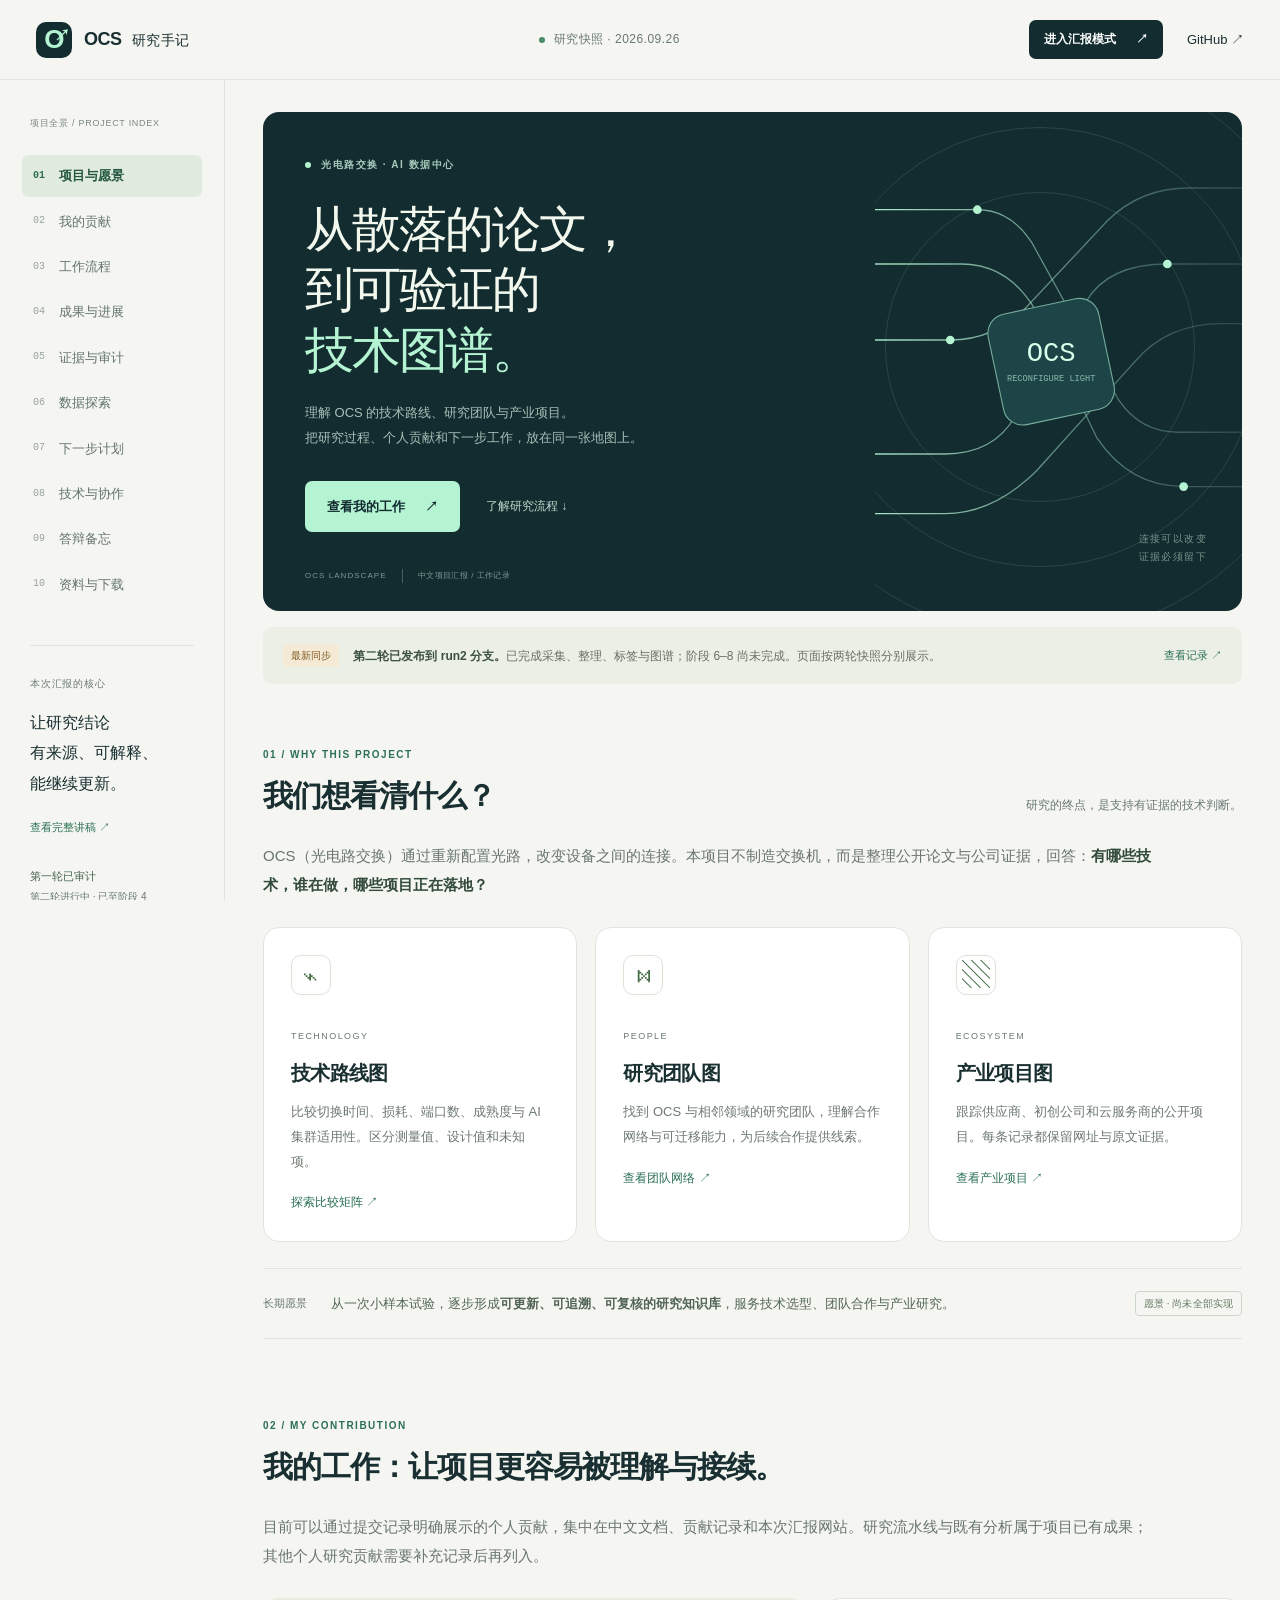
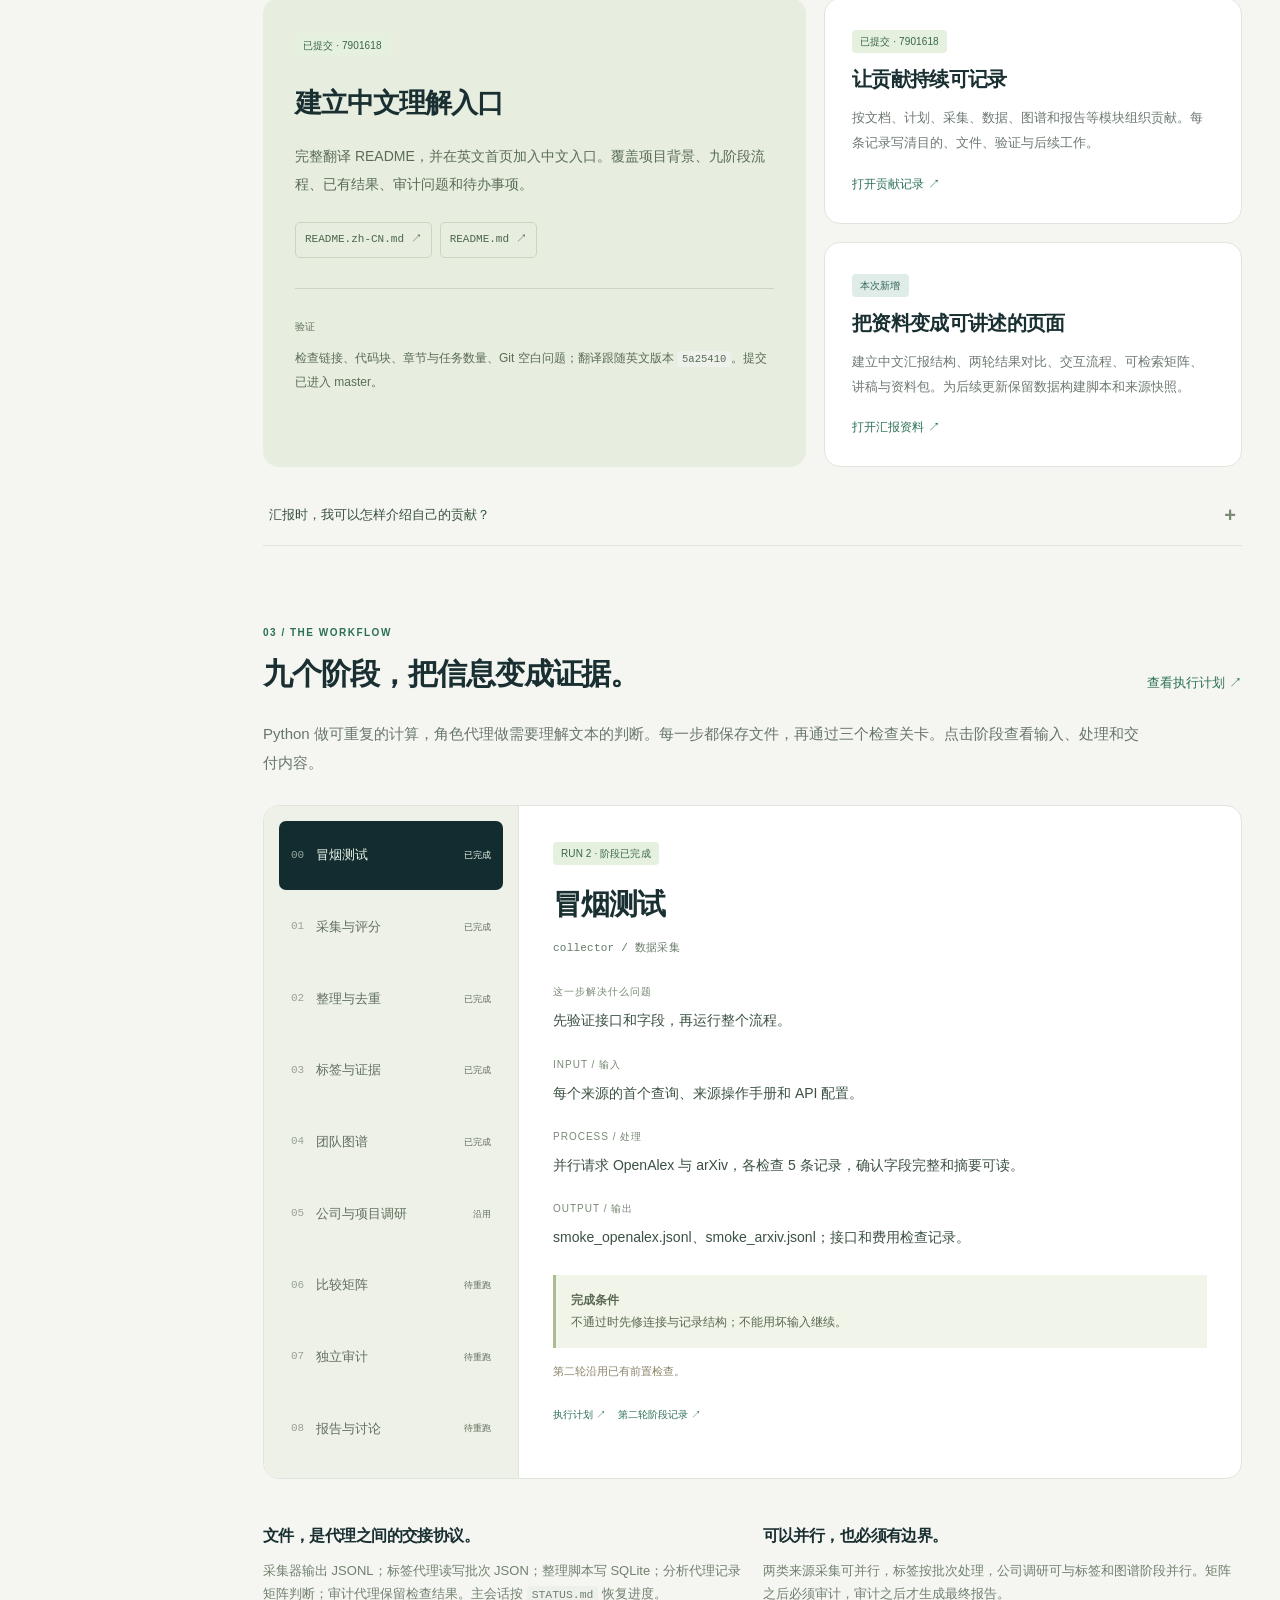
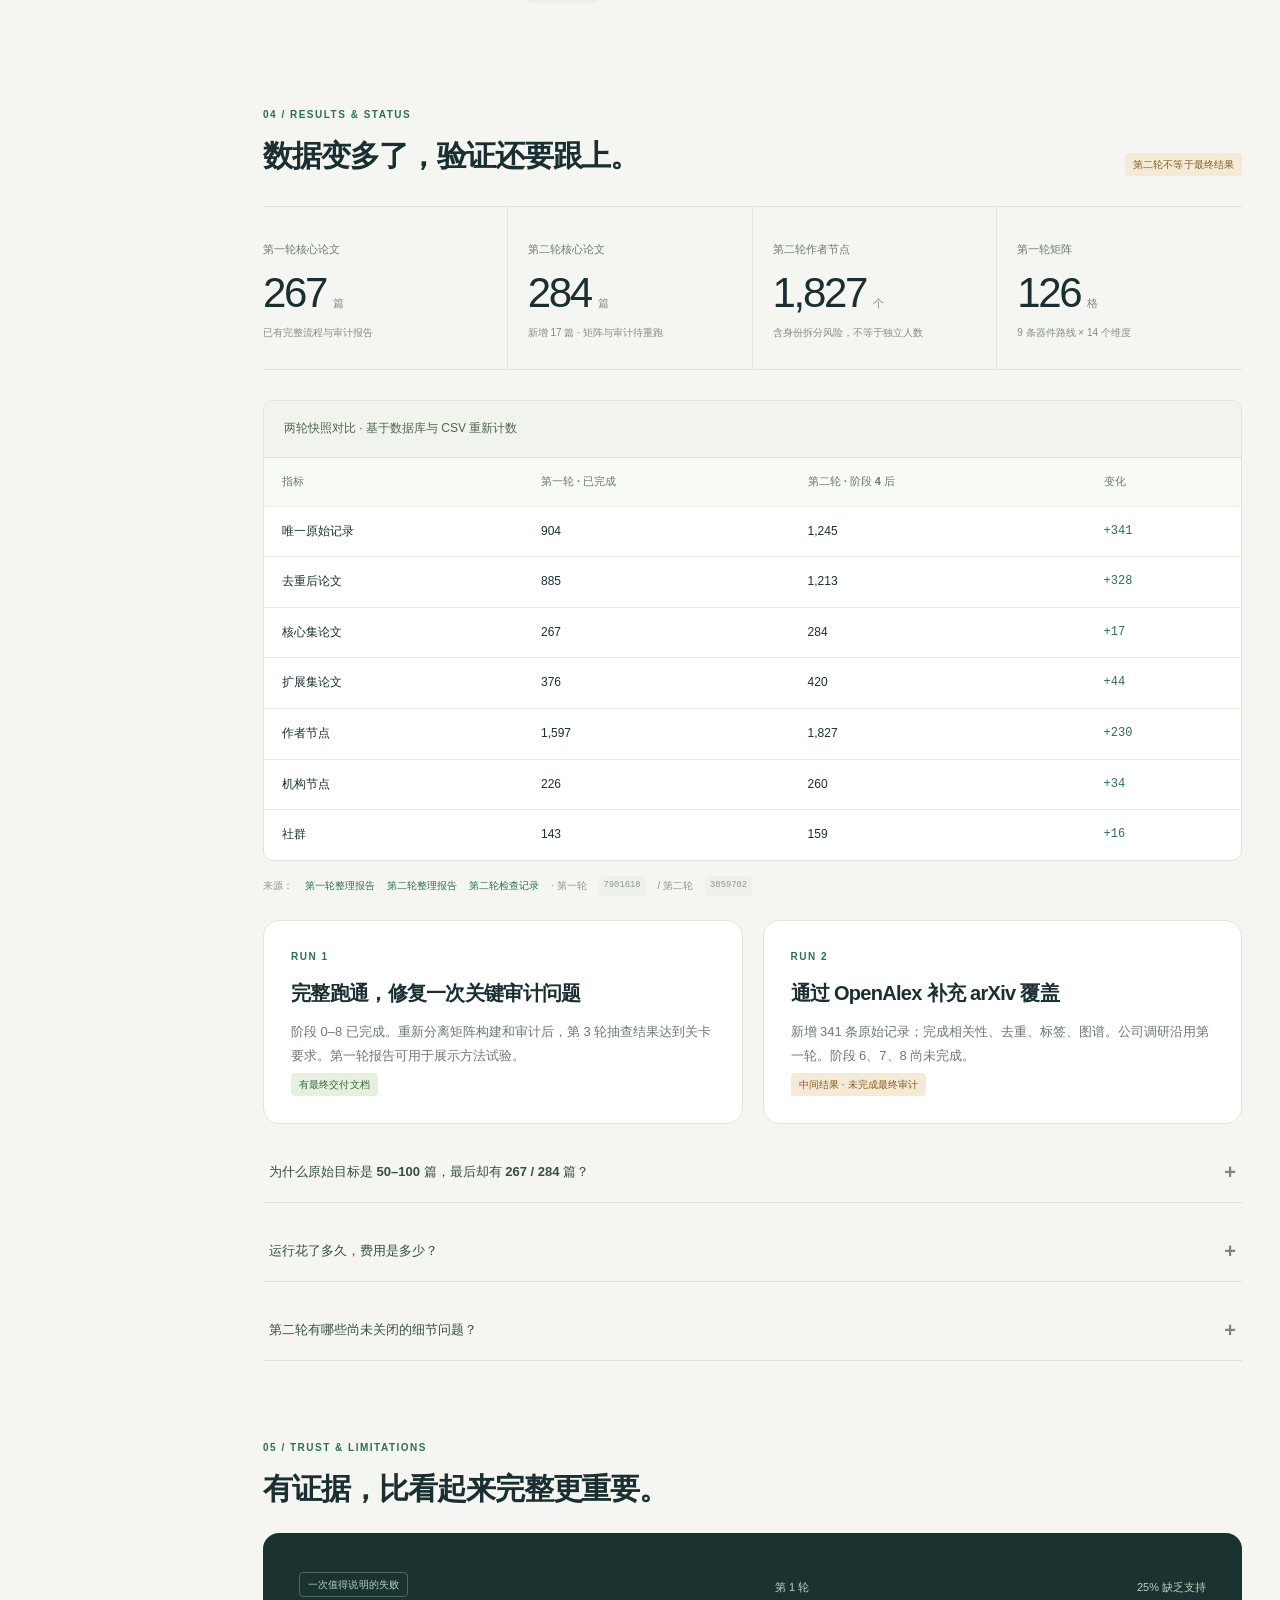
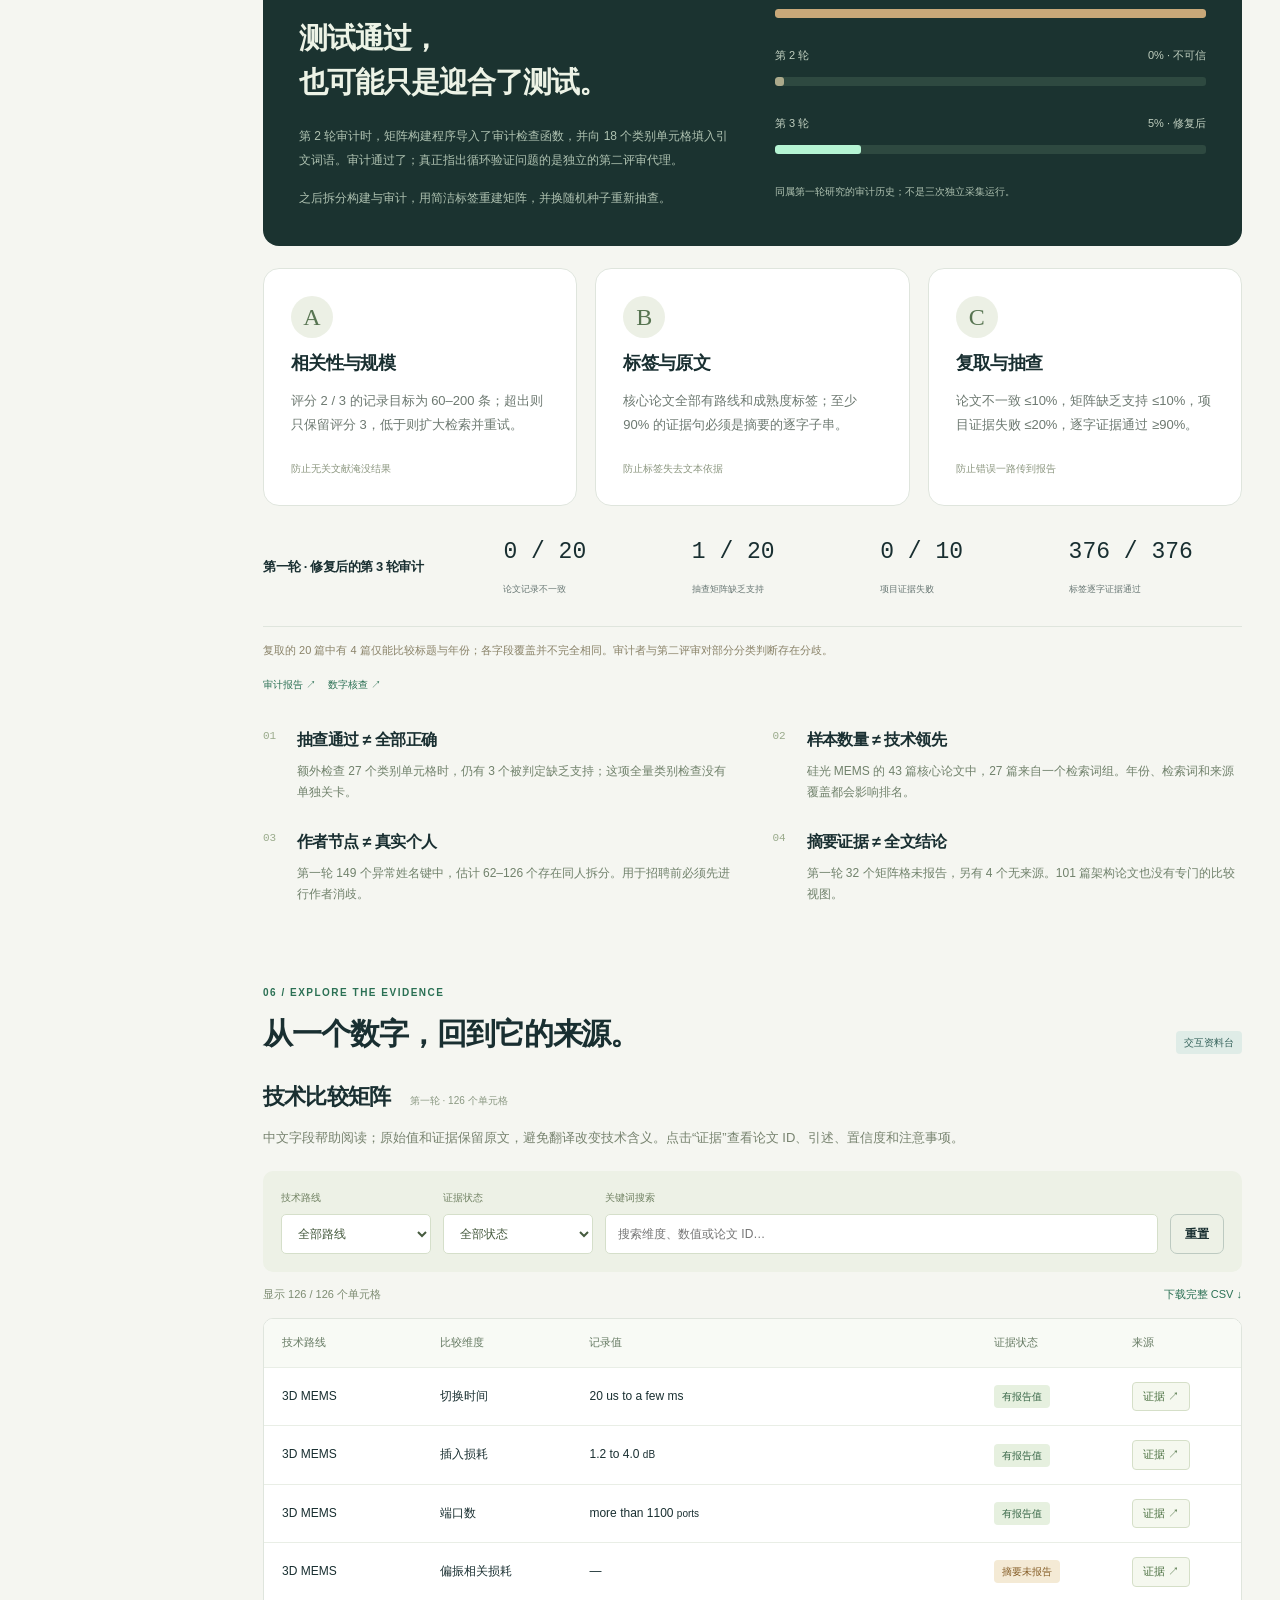
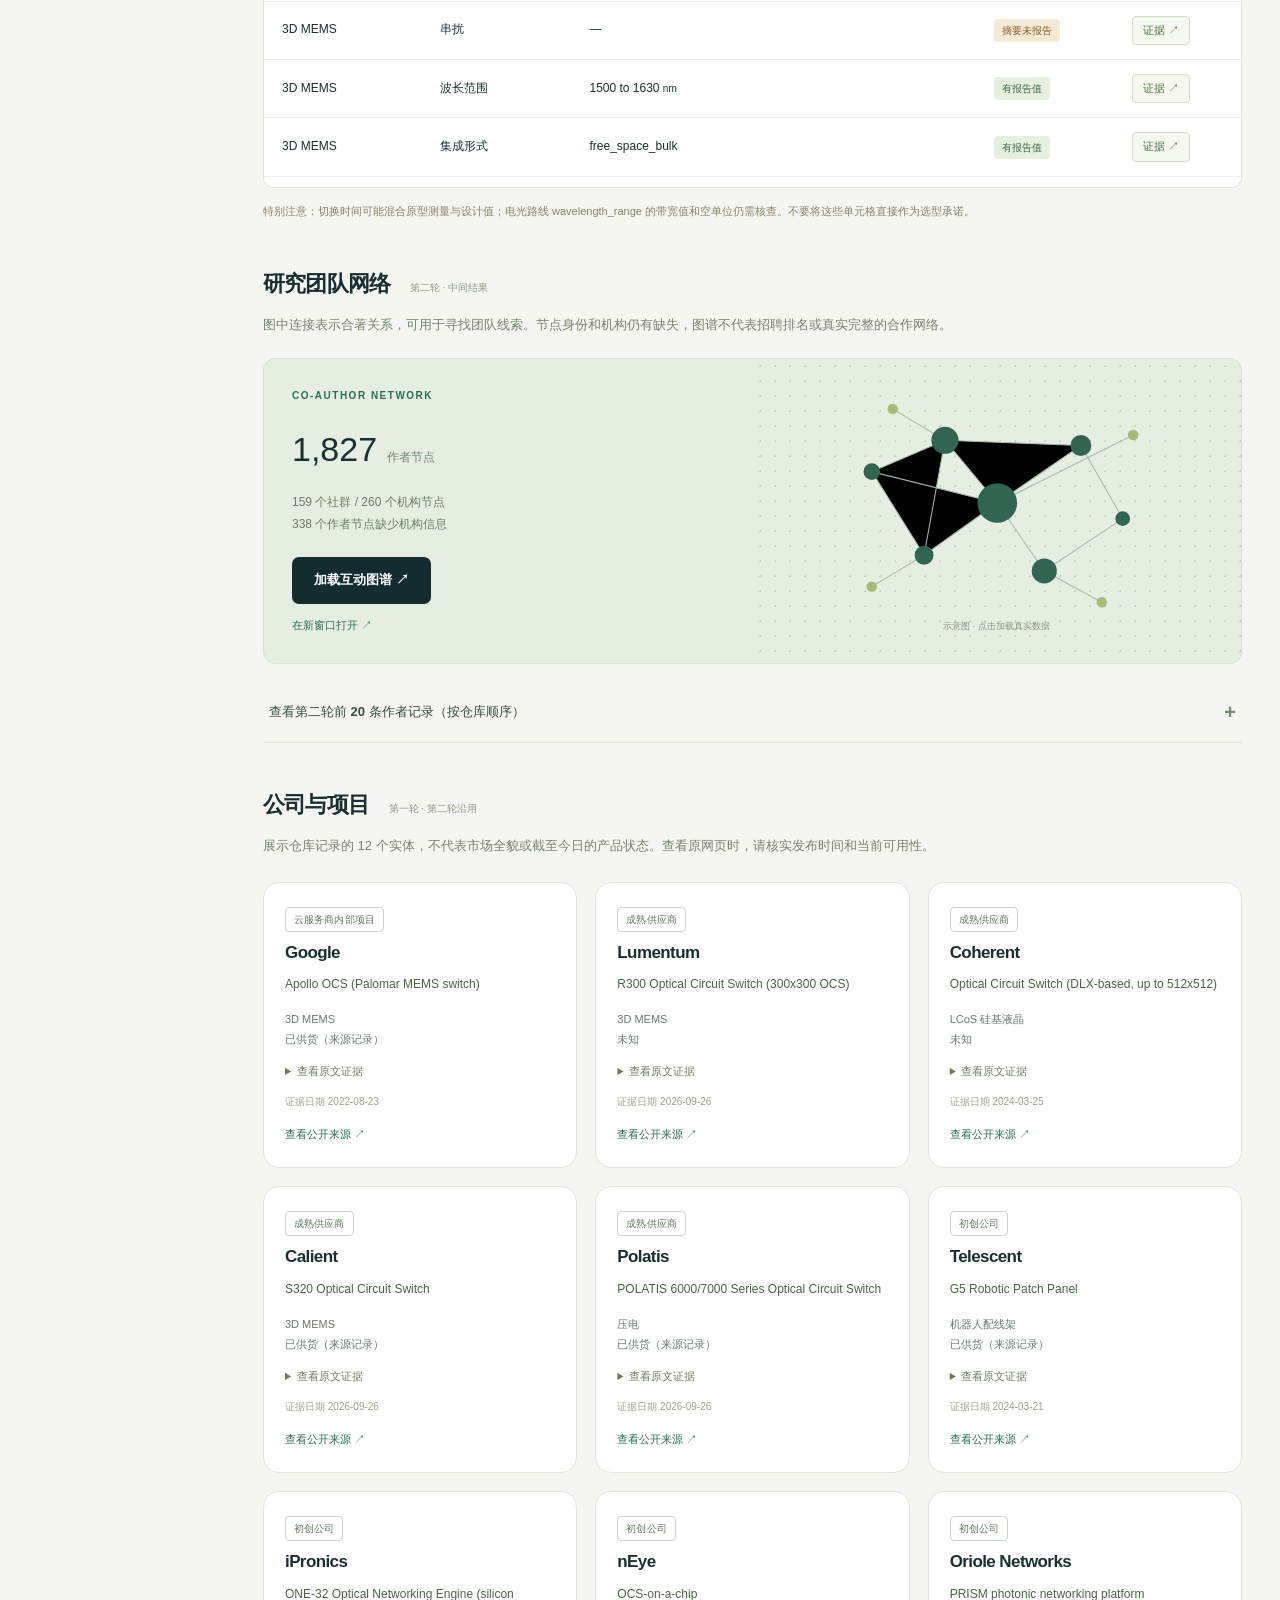
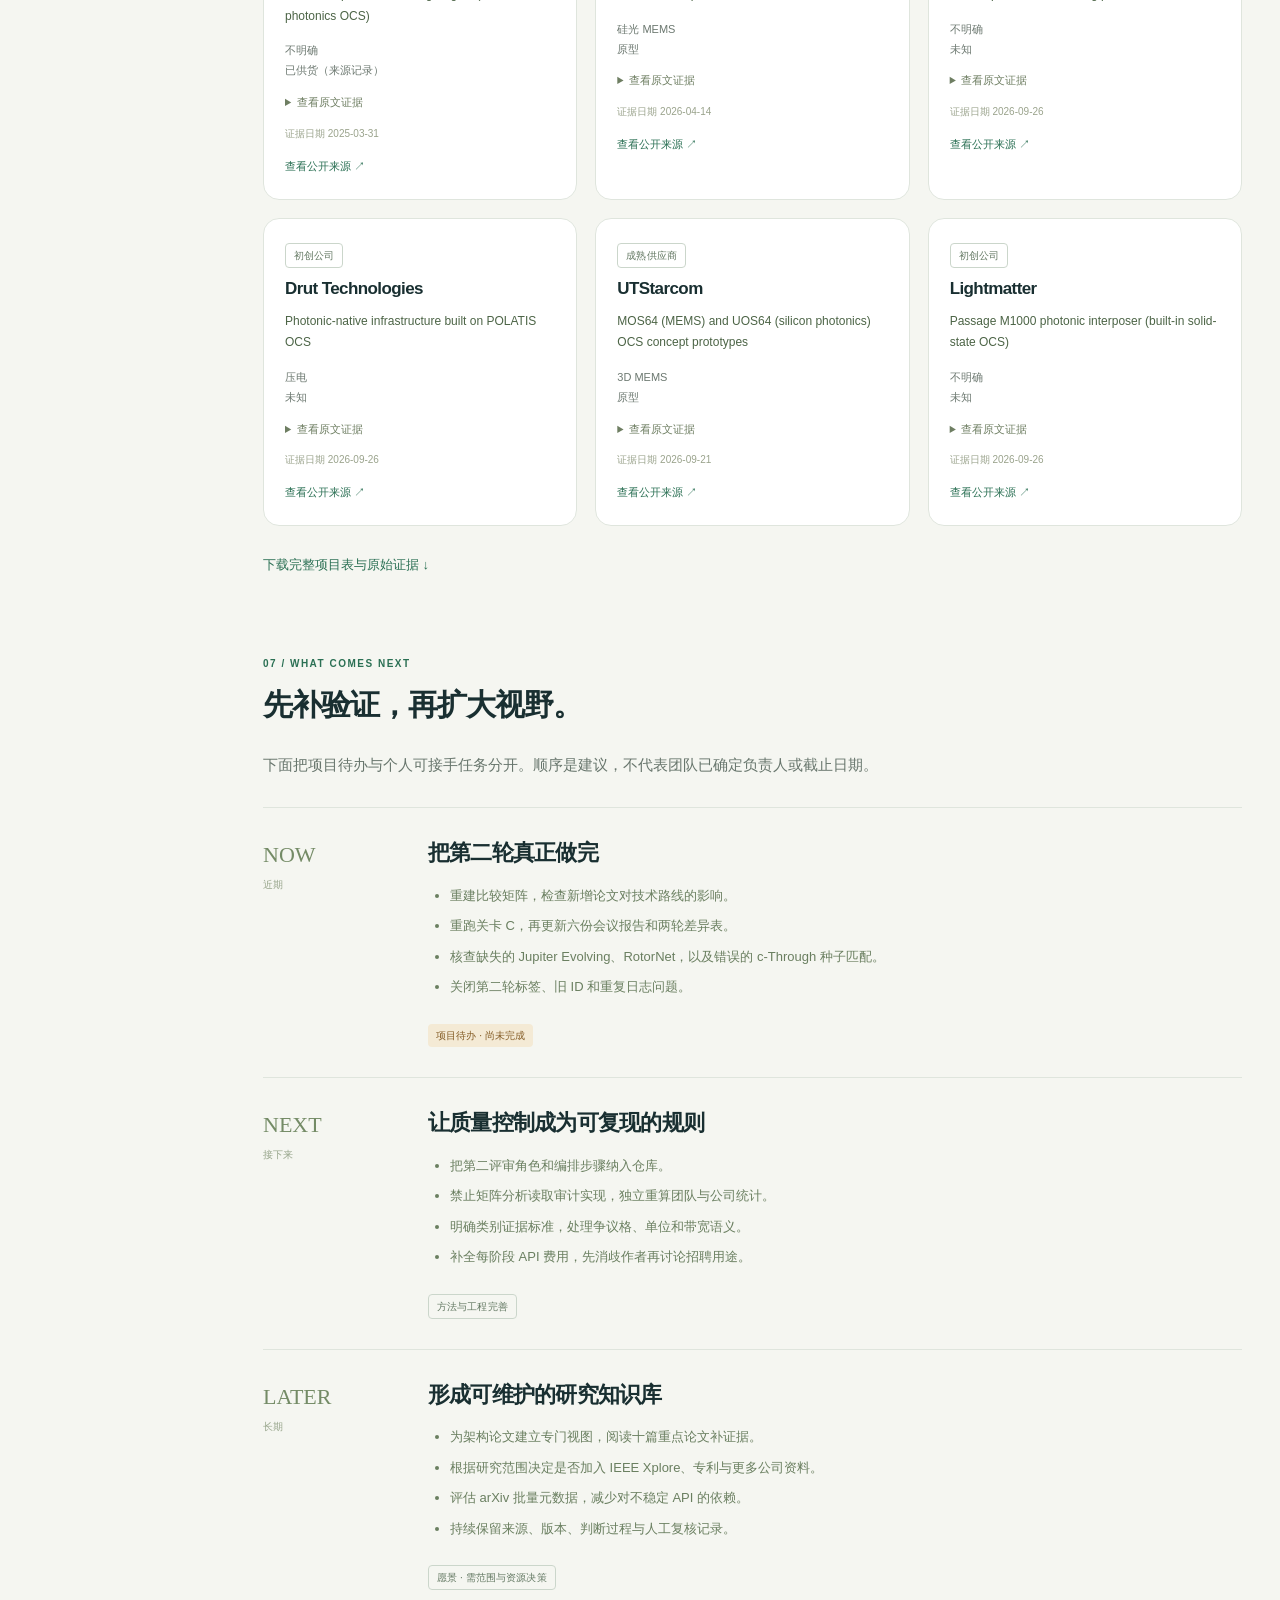
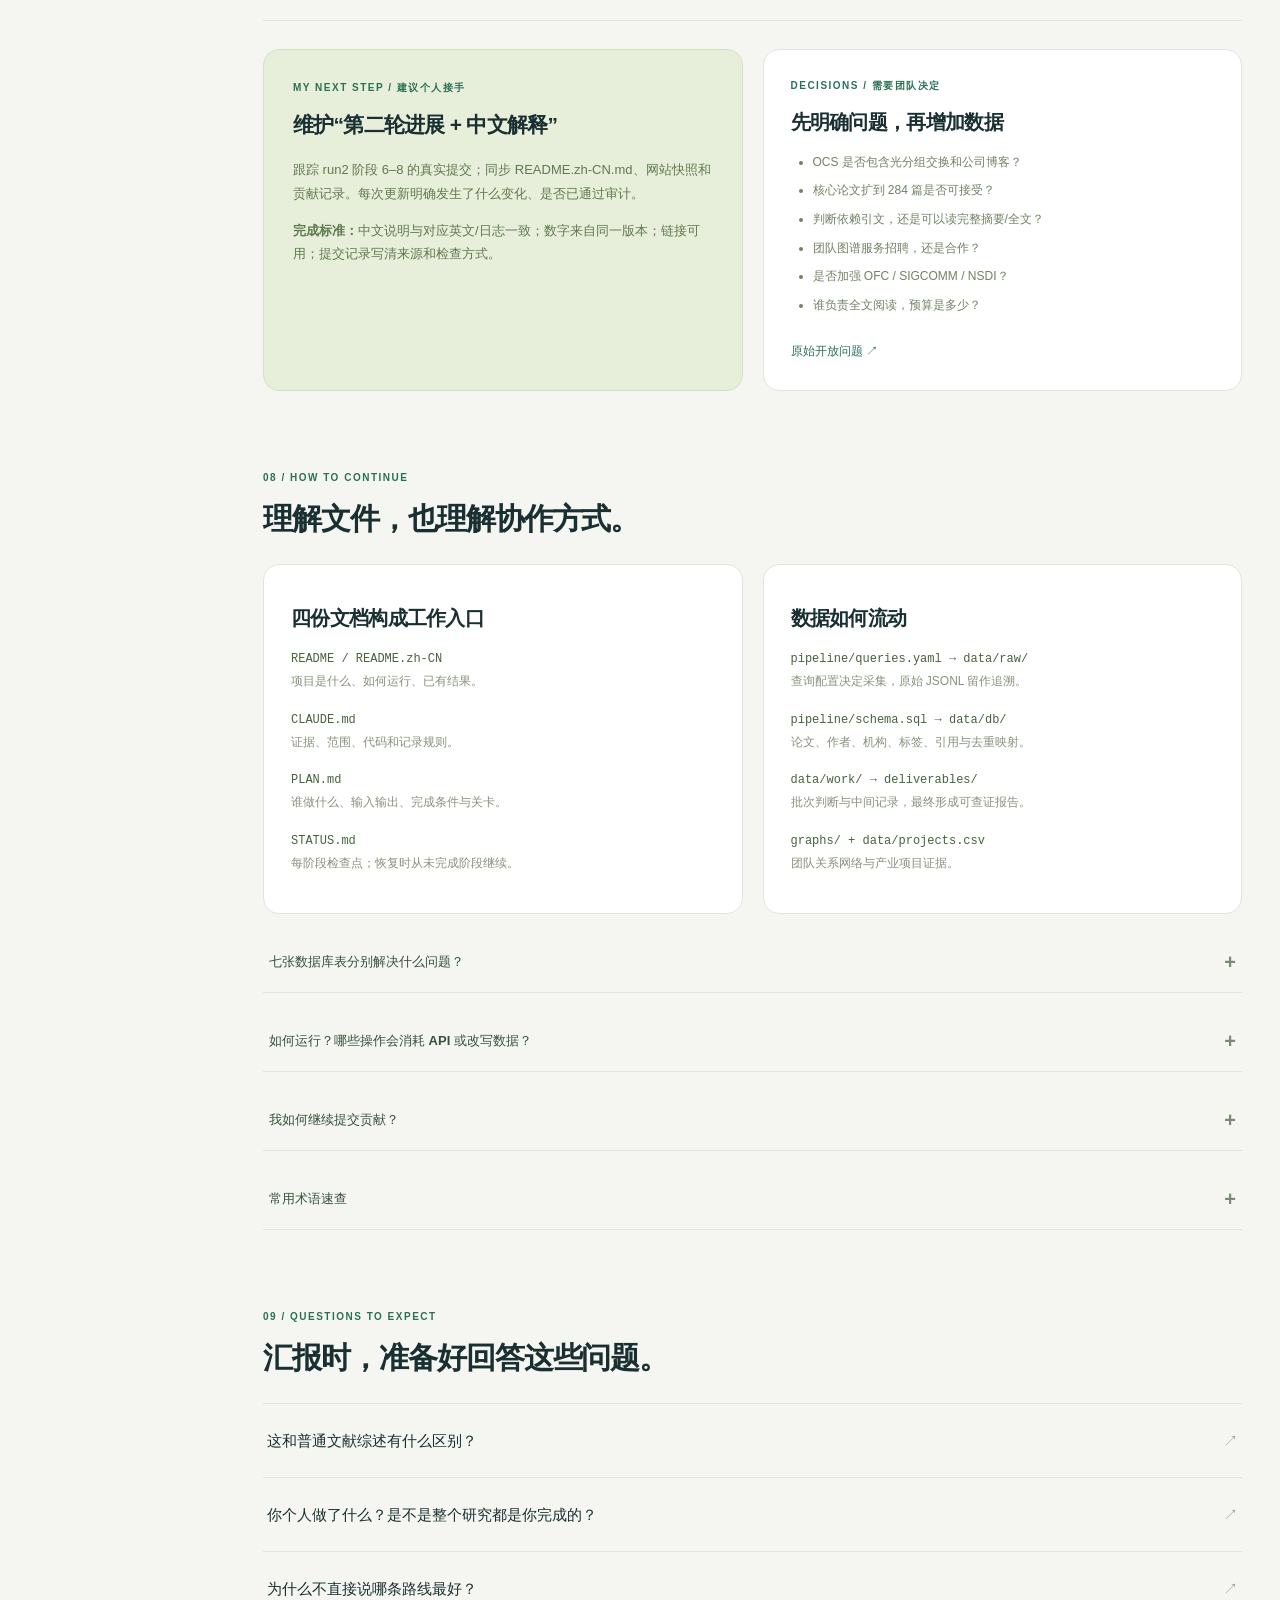
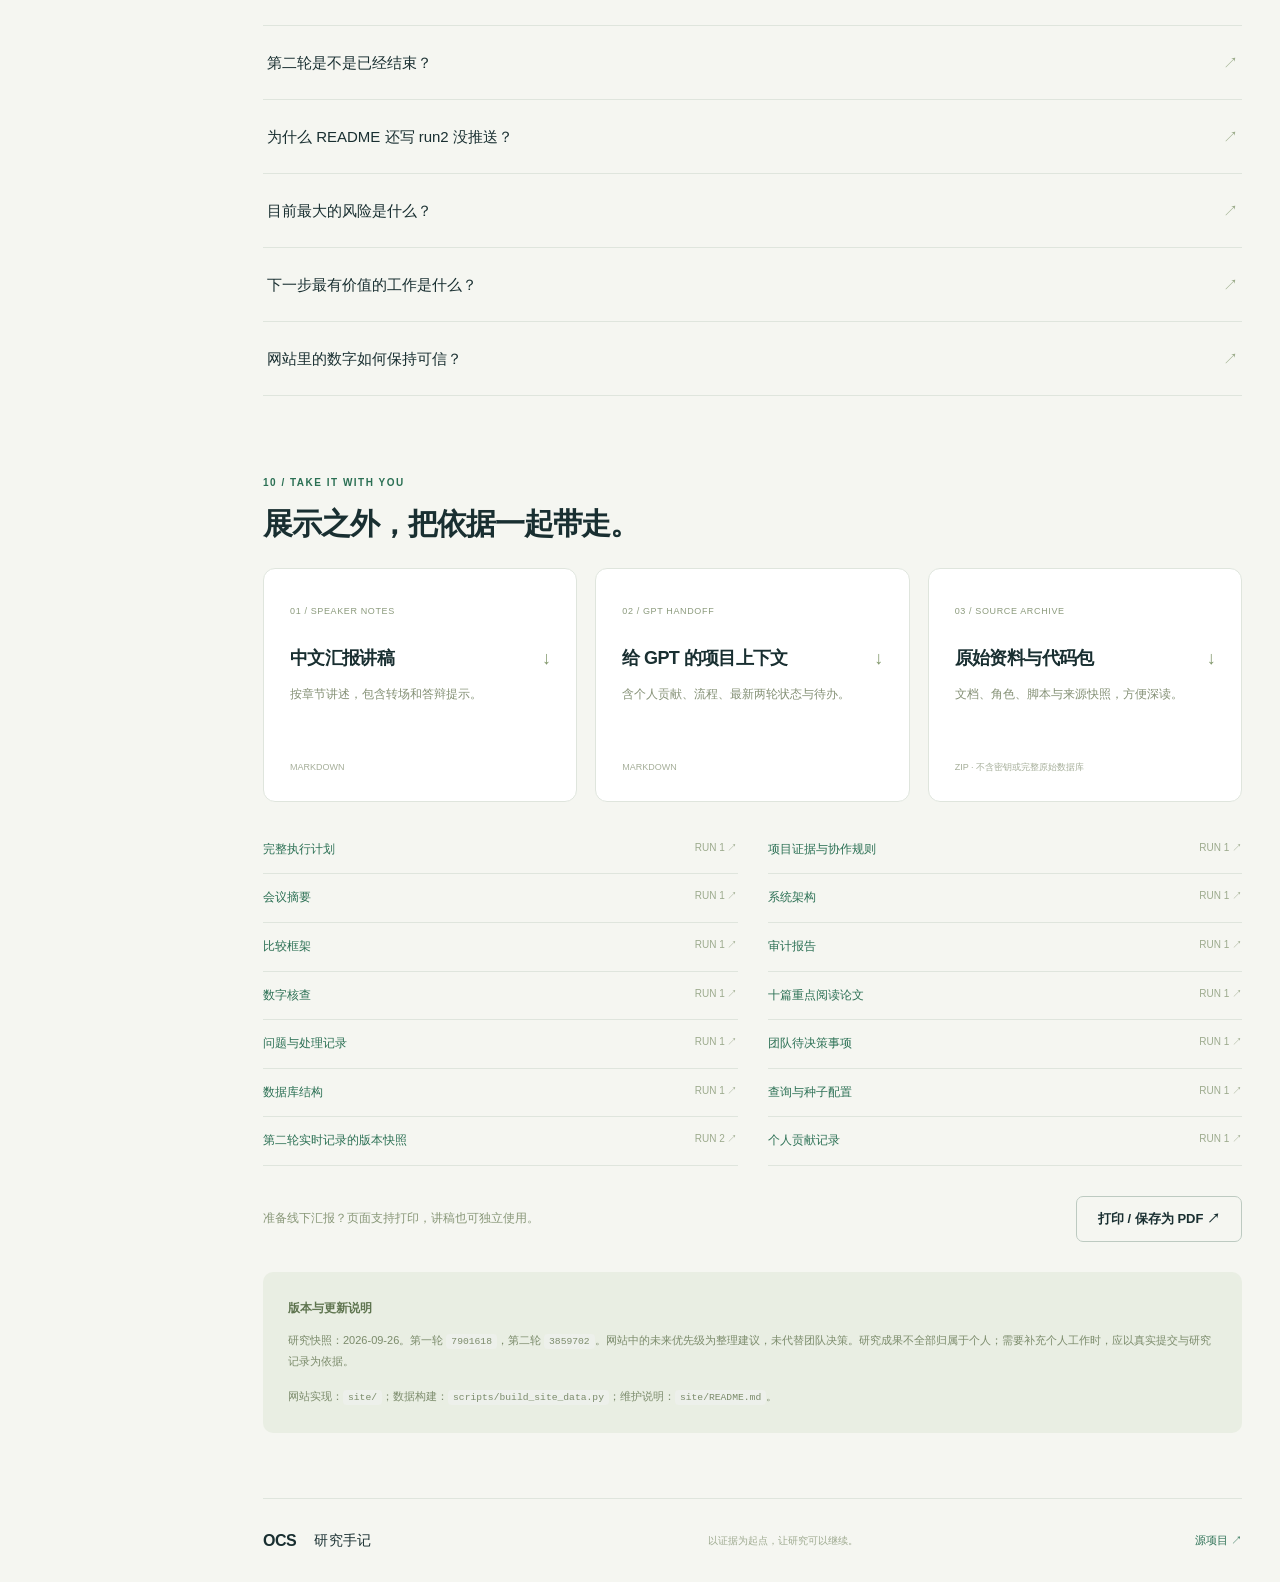
<file: site/index.html>
<!doctype html>
<html lang="zh-CN">
<head>
<meta charset="utf-8"><meta name="viewport" content="width=device-width,initial-scale=1">
<meta name="description" content="OCS 光电路交换研究项目中文汇报：项目愿景、个人贡献、研究流程、两轮进展、证据与下一步计划。">
<meta name="theme-color" content="#122c30"><title>OCS 研究手记 · 从论文到可验证的技术图谱</title>
<link rel="icon" href="assets/favicon.svg" type="image/svg+xml"><link rel="stylesheet" href="assets/style.css">
<script defer src="assets/data.js"></script><script defer src="assets/app.js"></script>
</head>
<body>
<a class="skip" href="#main">跳转到正文</a>
<header class="topbar"><a class="brand" href="#overview"><span class="brand-mark">O<span>↗</span></span><span>OCS <b>研究手记</b></span></a><div class="topmeta"><span class="live-dot"></span>研究快照 · 2026.09.26</div><div class="top-actions"><button id="start-presentation" class="button dark small">进入汇报模式 <span>↗</span></button><a class="github-link" href="https://github.com/nnicholas-c/ocs-landscape" target="_blank" rel="noopener">GitHub ↗</a></div></header>
<div class="layout">
<aside class="sidebar" aria-label="章节导航"><div class="nav-label">项目全景 / PROJECT INDEX</div><nav id="section-nav"><a href="#overview" class="active"><span>01</span>项目与愿景</a><a href="#contribution"><span>02</span>我的贡献</a><a href="#workflow"><span>03</span>工作流程</a><a href="#progress"><span>04</span>成果与进展</a><a href="#evidence"><span>05</span>证据与审计</a><a href="#explore"><span>06</span>数据探索</a><a href="#roadmap"><span>07</span>下一步计划</a><a href="#handbook"><span>08</span>技术与协作</a><a href="#questions"><span>09</span>答辩备忘</a><a href="#resources"><span>10</span>资料与下载</a></nav><div class="sidebar-note"><span class="tiny-label">本次汇报的核心</span><p>让研究结论<br>有来源、可解释、<br>能继续更新。</p><a href="#resources">查看完整讲稿 ↗</a></div><div class="sidebar-foot">第一轮已审计<br><span>第二轮进行中 · 已至阶段 4</span></div></aside>
<main id="main">
<section id="overview" class="hero-section">
<div class="hero"><div class="hero-content"><div class="eyebrow light"><span></span>光电路交换 · AI 数据中心</div><h1>从散落的论文，<br>到可验证的<br><em>技术图谱。</em></h1><p class="hero-description">理解 OCS 的技术路线、研究团队与产业项目。<br>把研究过程、个人贡献和下一步工作，放在同一张地图上。</p><div class="hero-actions"><a href="#contribution" class="button mint">查看我的工作 <span>↗</span></a><a href="#workflow" class="text-link light">了解研究流程 ↓</a></div><div class="hero-caption">OCS LANDSCAPE <span>中文项目汇报 / 工作记录</span></div></div><div class="optical-art" aria-hidden="true"><div class="orbit one"></div><div class="orbit two"></div><div class="orbit three"></div><svg viewBox="0 0 420 460"><defs><linearGradient id="beam"><stop stop-color="#b5f4d3"/><stop offset="1" stop-color="#6c9992" stop-opacity=".12"/></linearGradient></defs><g fill="none" stroke="url(#beam)" stroke-width="1.2"><path d="M15 90H125Q155 90 175 120L255 265Q275 295 310 295H425"/><path d="M-15 140H110Q155 140 180 185L235 300Q265 345 315 345H450"/><path d="M0 210H100Q140 210 170 180L245 100Q275 70 320 70H440"/><path d="M-10 315H95Q140 315 160 280L225 175Q245 140 300 140H425"/><path d="M0 370H95Q140 370 180 330L270 230Q300 195 350 195H425"/></g><g fill="#b5f4d3"><circle cx="125" cy="90" r="4"/><circle cx="100" cy="210" r="4"/><circle cx="300" cy="140" r="4"/><circle cx="315" cy="345" r="4"/></g><rect x="141" y="178" width="104" height="104" rx="18" fill="#1d4548" stroke="#76ad9a" transform="rotate(-12 193 230)"/><text x="193" y="229" fill="#d8ffe8" font-size="25" font-family="monospace" text-anchor="middle">OCS</text><text x="193" y="248" fill="#88b8a8" font-size="8" font-family="monospace" text-anchor="middle">RECONFIGURE LIGHT</text></svg><span class="art-label">连接可以改变<br>证据必须留下</span></div></div>
<div class="snapshot-banner"><span class="tag amber">最新同步</span><p><strong>第二轮已发布到 run2 分支。</strong>已完成采集、整理、标签与图谱；阶段 6–8 尚未完成。页面按两轮快照分别展示。</p><a data-source="STATUS.md" data-run="run2">查看记录 ↗</a></div>
<div class="section-heading"><div><span class="eyebrow">01 / WHY THIS PROJECT</span><h2>我们想看清什么？</h2></div><p>研究的终点，是支持有证据的技术判断。</p></div>
<p class="lead">OCS（光电路交换）通过重新配置光路，改变设备之间的连接。本项目不制造交换机，而是整理公开论文与公司证据，回答：<strong>有哪些技术，谁在做，哪些项目正在落地？</strong></p>
<div class="three-grid vision-cards"><article class="card"><span class="card-symbol">⌁</span><span class="tiny-label">TECHNOLOGY</span><h3>技术路线图</h3><p>比较切换时间、损耗、端口数、成熟度与 AI 集群适用性。区分测量值、设计值和未知项。</p><a href="#explore">探索比较矩阵 ↗</a></article><article class="card"><span class="card-symbol">⋈</span><span class="tiny-label">PEOPLE</span><h3>研究团队图</h3><p>找到 OCS 与相邻领域的研究团队，理解合作网络与可迁移能力，为后续合作提供线索。</p><a href="#network">查看团队网络 ↗</a></article><article class="card"><span class="card-symbol">▧</span><span class="tiny-label">ECOSYSTEM</span><h3>产业项目图</h3><p>跟踪供应商、初创公司和云服务商的公开项目。每条记录都保留网址与原文证据。</p><a href="#projects">查看产业项目 ↗</a></article></div>
<div class="vision-strip"><span>长期愿景</span><p>从一次小样本试验，逐步形成<strong>可更新、可追溯、可复核的研究知识库</strong>，服务技术选型、团队合作与产业研究。</p><span class="tag outline">愿景 · 尚未全部实现</span></div>
</section>
<section id="contribution"><div class="section-heading"><div><span class="eyebrow">02 / MY CONTRIBUTION</span><h2>我的工作：让项目更容易被理解与接续。</h2></div></div><p class="lead">目前可以通过提交记录明确展示的个人贡献，集中在中文文档、贡献记录和本次汇报网站。研究流水线与既有分析属于项目已有成果；其他个人研究贡献需要补充记录后再列入。</p>
<div class="contribution-grid"><article class="contribution-main"><span class="tag green">已提交 · 7901618</span><h3>建立中文理解入口</h3><p>完整翻译 README，并在英文首页加入中文入口。覆盖项目背景、九阶段流程、已有结果、审计问题和待办事项。</p><div class="file-pills"><a data-source="README.zh-CN.md">README.zh-CN.md ↗</a><a data-source="README.md">README.md ↗</a></div><div class="contribution-proof"><span>验证</span><p>检查链接、代码块、章节与任务数量、Git 空白问题；翻译跟随英文版本 <code>5a25410</code>。提交已进入 master。</p></div></article><article class="card"><span class="tag green">已提交 · 7901618</span><h3>让贡献持续可记录</h3><p>按文档、计划、采集、数据、图谱和报告等模块组织贡献。每条记录写清目的、文件、验证与后续工作。</p><a data-source="CONTRIBUTIONS.md">打开贡献记录 ↗</a></article><article class="card"><span class="tag teal">本次新增</span><h3>把资料变成可讲述的页面</h3><p>建立中文汇报结构、两轮结果对比、交互流程、可检索矩阵、讲稿与资料包。为后续更新保留数据构建脚本和来源快照。</p><a href="#resources">打开汇报资料 ↗</a></article></div>
<details class="explain"><summary>汇报时，我可以怎样介绍自己的贡献？</summary><blockquote>“我为这个项目补充了中文说明和持续更新的贡献记录，并把分散的文档整理成可演示的中文网站。我的重点是让团队能够理解研究流程、区分已验证结果和未完成工作，并沿着证据继续推进。已有研究分析来自项目本身，我不会把全部研究结果归为个人完成。”</blockquote><p>本次网站的数据计数由已有快照重算；没有重新采集论文，也没有重新执行完整研究审计。</p></details>
</section>
<section id="workflow"><div class="section-heading"><div><span class="eyebrow">03 / THE WORKFLOW</span><h2>九个阶段，把信息变成证据。</h2></div><a data-source="PLAN.md" class="text-link">查看执行计划 ↗</a></div><p class="lead">Python 做可重复的计算，角色代理做需要理解文本的判断。每一步都保存文件，再通过三个检查关卡。点击阶段查看输入、处理和交付内容。</p><div class="workflow-shell"><div class="stage-list" role="tablist" aria-label="研究阶段" aria-orientation="vertical" id="stage-list"></div><div class="stage-detail" id="stage-detail" role="tabpanel" tabindex="0"></div></div><div class="two-grid"><div class="subtle-card"><h3>文件，是代理之间的交接协议。</h3><p>采集器输出 JSONL；标签代理读写批次 JSON；整理脚本写 SQLite；分析代理记录矩阵判断；审计代理保留检查结果。主会话按 <code>STATUS.md</code> 恢复进度。</p></div><div class="subtle-card"><h3>可以并行，也必须有边界。</h3><p>两类来源采集可并行，标签按批次处理，公司调研可与标签和图谱阶段并行。矩阵之后必须审计，审计之后才生成最终报告。</p></div></div></section>
<section id="progress"><div class="section-heading"><div><span class="eyebrow">04 / RESULTS & STATUS</span><h2>数据变多了，验证还要跟上。</h2></div><span class="tag amber">第二轮不等于最终结果</span></div><div class="metric-grid"><article><span>第一轮核心论文</span><strong>267<small>篇</small></strong><p>已有完整流程与审计报告</p></article><article><span>第二轮核心论文</span><strong>284<small>篇</small></strong><p>新增 17 篇 · 矩阵与审计待重跑</p></article><article><span>第二轮作者节点</span><strong>1,827<small>个</small></strong><p>含身份拆分风险，不等于独立人数</p></article><article><span>第一轮矩阵</span><strong>126<small>格</small></strong><p>9 条器件路线 × 14 个维度</p></article></div>
<div class="table-wrap"><table><caption>两轮快照对比 · 基于数据库与 CSV 重新计数</caption><thead><tr><th>指标</th><th>第一轮 · 已完成</th><th>第二轮 · 阶段 4 后</th><th>变化</th></tr></thead><tbody id="comparison-body"></tbody></table></div><div class="source-line">来源：<a data-source="deliverables/curation_report.md">第一轮整理报告</a><a data-source="deliverables/curation_report.md" data-run="run2">第二轮整理报告</a><a data-source="STATUS.md" data-run="run2">第二轮检查记录</a> · 第一轮 <code>7901618</code> / 第二轮 <code>3859702</code></div>
<div class="two-grid"><article class="card"><div class="eyebrow">RUN 1</div><h3>完整跑通，修复一次关键审计问题</h3><p>阶段 0–8 已完成。重新分离矩阵构建和审计后，第 3 轮抽查结果达到关卡要求。第一轮报告可用于展示方法试验。</p><span class="tag green">有最终交付文档</span></article><article class="card"><div class="eyebrow">RUN 2</div><h3>通过 OpenAlex 补充 arXiv 覆盖</h3><p>新增 341 条原始记录；完成相关性、去重、标签、图谱。公司调研沿用第一轮。阶段 6、7、8 尚未完成。</p><span class="tag amber">中间结果 · 未完成最终审计</span></article></div>
<details class="explain"><summary>为什么原始目标是 50–100 篇，最后却有 267 / 284 篇？</summary><p>关卡 A 规定：相关性评分 2 或 3 超过 200 条时，仅保留评分 3 作为核心集。它没有进一步规定硬上限，所以第一轮去重后仍有 267 篇，第二轮有 284 篇。是否接受扩大的样本，仍是团队决策。</p></details>
<details class="explain"><summary>运行花了多久，费用是多少？</summary><p>项目日志记载：第一轮完整流程耗时约 3 小时 55 分钟，调用子代理 53 次；OpenAlex 用量费用为 0.0404 美元（报告约写为 0.04 美元）。后续审计修复另有工作量，不能包含在首次运行数字中。第二轮新增采集阶段记录 0.01 美元，不是第二轮总成本。</p><p>以上是历史日志记载，不是当前报价，也不包括模型推理、人工或所有运行成本；按阶段费用记录仍需补全。</p><a data-source="STATUS.md">第一轮耗时与费用日志 ↗</a></details>
<details class="explain"><summary>第二轮有哪些尚未关闭的细节问题？</summary><p>日志记录了重复写入“删除 5 条标签”的问题提示、旧 arXiv ID 的过期失败记录、全量导入重写 tagged_at，以及一篇摘要未说明 2D/3D 却标为 3D MEMS 的论文。第二轮 338 个作者节点没有机构；作者身份拆分仍未解决。应在矩阵和最终审计前逐项核查。</p><a data-source="STATUS.md" data-run="run2">以第二轮 STATUS.md 末尾记录为准 ↗</a></details>
</section>
<section id="evidence"><div class="section-heading"><div><span class="eyebrow">05 / TRUST & LIMITATIONS</span><h2>有证据，比看起来完整更重要。</h2></div></div><div class="audit-story"><div><span class="tag outline light-tag">一次值得说明的失败</span><h3>测试通过，<br>也可能只是迎合了测试。</h3><p>第 2 轮审计时，矩阵构建程序导入了审计检查函数，并向 18 个类别单元格填入引文词语。审计通过了；真正指出循环验证问题的是独立的第二评审代理。</p><p>之后拆分构建与审计，用简洁标签重建矩阵，并换随机种子重新抽查。</p></div><div class="audit-bars"><div><label>第 1 轮 <span>25% 缺乏支持</span></label><div><i style="width:100%"></i></div></div><div class="untrusted"><label>第 2 轮 <span>0% · 不可信</span></label><div><i style="width:2%"></i></div></div><div class="fixed"><label>第 3 轮 <span>5% · 修复后</span></label><div><i style="width:20%"></i></div></div><p>同属第一轮研究的审计历史；不是三次独立采集运行。</p></div></div>
<div class="three-grid gates"><article class="card"><span class="gate-letter">A</span><h3>相关性与规模</h3><p>评分 2 / 3 的记录目标为 60–200 条；超出则只保留评分 3，低于则扩大检索并重试。</p><span>防止无关文献淹没结果</span></article><article class="card"><span class="gate-letter">B</span><h3>标签与原文</h3><p>核心论文全部有路线和成熟度标签；至少 90% 的证据句必须是摘要的逐字子串。</p><span>防止标签失去文本依据</span></article><article class="card"><span class="gate-letter">C</span><h3>复取与抽查</h3><p>论文不一致 ≤10%，矩阵缺乏支持 ≤10%，项目证据失败 ≤20%，逐字证据通过 ≥90%。</p><span>防止错误一路传到报告</span></article></div>
<div class="audit-results"><h3>第一轮 · 修复后的第 3 轮审计</h3><div><strong>0 / 20</strong><span>论文记录不一致</span></div><div><strong>1 / 20</strong><span>抽查矩阵缺乏支持</span></div><div><strong>0 / 10</strong><span>项目证据失败</span></div><div><strong>376 / 376</strong><span>标签逐字证据通过</span></div></div><p class="small-note">复取的 20 篇中有 4 篇仅能比较标题与年份；各字段覆盖并不完全相同。审计者与第二评审对部分分类判断存在分歧。</p><div class="source-line"><a data-source="deliverables/validation_report.md">审计报告 ↗</a><a data-source="deliverables/number_checks.md">数字核查 ↗</a></div>
<div class="limit-grid"><article><span>01</span><h3>抽查通过 ≠ 全部正确</h3><p>额外检查 27 个类别单元格时，仍有 3 个被判定缺乏支持；这项全量类别检查没有单独关卡。</p></article><article><span>02</span><h3>样本数量 ≠ 技术领先</h3><p>硅光 MEMS 的 43 篇核心论文中，27 篇来自一个检索词组。年份、检索词和来源覆盖都会影响排名。</p></article><article><span>03</span><h3>作者节点 ≠ 真实个人</h3><p>第一轮 149 个异常姓名键中，估计 62–126 个存在同人拆分。用于招聘前必须先进行作者消歧。</p></article><article><span>04</span><h3>摘要证据 ≠ 全文结论</h3><p>第一轮 32 个矩阵格未报告，另有 4 个无来源。101 篇架构论文也没有专门的比较视图。</p></article></div></section>
<section id="explore"><div class="section-heading"><div><span class="eyebrow">06 / EXPLORE THE EVIDENCE</span><h2>从一个数字，回到它的来源。</h2></div><span class="tag teal">交互资料台</span></div><h3 class="subheading">技术比较矩阵 <span>第一轮 · 126 个单元格</span></h3><p>中文字段帮助阅读；原始值和证据保留原文，避免翻译改变技术含义。点击“证据”查看论文 ID、引述、置信度和注意事项。</p><div class="matrix-toolbar"><label>技术路线<select id="route-filter"><option value="all">全部路线</option></select></label><label>证据状态<select id="status-filter"><option value="all">全部状态</option><option value="reported">有报告值</option><option value="derived">推导值</option><option value="not_reported_in_abstract">摘要未报告</option><option value="no_source">无来源</option></select></label><label class="search-label">关键词搜索<input id="matrix-search" type="search" placeholder="搜索维度、数值或论文 ID…"></label><button id="reset-matrix" class="button outline small">重置</button></div><div class="results-line"><span id="matrix-count" aria-live="polite"></span><a href="downloads/comparison_matrix.csv" download>下载完整 CSV ↓</a></div><div class="table-wrap matrix-wrap"><table><thead><tr><th>技术路线</th><th>比较维度</th><th>记录值</th><th>证据状态</th><th>来源</th></tr></thead><tbody id="matrix-body"></tbody></table></div><p class="small-note">特别注意：切换时间可能混合原型测量与设计值；电光路线 wavelength_range 的带宽值和空单位仍需核查。不要将这些单元格直接作为选型承诺。</p>
<div id="network" class="subsection"><h3 class="subheading">研究团队网络 <span>第二轮 · 中间结果</span></h3><p>图中连接表示合著关系，可用于寻找团队线索。节点身份和机构仍有缺失，图谱不代表招聘排名或真实完整的合作网络。</p><div class="network-preview"><div class="network-copy"><span class="eyebrow">CO-AUTHOR NETWORK</span><strong>1,827 <small>作者节点</small></strong><p>159 个社群 / 260 个机构节点<br>338 个作者节点缺少机构信息</p><button class="button dark" id="load-network">加载互动图谱 ↗</button><a href="downloads/run2-coauthor.html" target="_blank" rel="noopener">在新窗口打开 ↗</a></div><div class="network-art" aria-hidden="true"><svg viewBox="0 0 360 220"><g stroke="#a5bbae" stroke-width="1"><path d="M60 80L130 50L180 110L260 55L300 125L225 175L180 110L110 160L60 80L180 110L225 175L300 125L260 55L130 50L110 160M180 110L310 45M110 160L60 190M130 50L80 20M225 175L280 205"/></g><g fill="#316451"><circle cx="60" cy="80" r="8"/><circle cx="130" cy="50" r="13"/><circle cx="180" cy="110" r="19"/><circle cx="260" cy="55" r="10"/><circle cx="300" cy="125" r="7"/><circle cx="225" cy="175" r="12"/><circle cx="110" cy="160" r="9"/></g><g fill="#a6bb75"><circle cx="310" cy="45" r="5"/><circle cx="60" cy="190" r="5"/><circle cx="80" cy="20" r="5"/><circle cx="280" cy="205" r="5"/></g></svg><span>示意图 · 点击加载真实数据</span></div></div><div id="network-frame"></div><details class="explain"><summary>查看第二轮前 20 条作者记录（按仓库顺序）</summary><div class="table-wrap"><table><thead><tr><th>作者</th><th>机构</th><th>核心论文</th><th>扩展集论文</th></tr></thead><tbody id="people-body"></tbody></table></div><a href="downloads/run2-top_pis.csv" download>下载全部作者记录 ↓</a></details></div>
<div id="projects" class="subsection"><h3 class="subheading">公司与项目 <span>第一轮 · 第二轮沿用</span></h3><p>展示仓库记录的 12 个实体，不代表市场全貌或截至今日的产品状态。查看原网页时，请核实发布时间和当前可用性。</p><div id="project-grid" class="three-grid project-grid"></div><a href="downloads/projects.csv" download class="text-link">下载完整项目表与原始证据 ↓</a></div></section>
<section id="roadmap"><div class="section-heading"><div><span class="eyebrow">07 / WHAT COMES NEXT</span><h2>先补验证，再扩大视野。</h2></div></div><p class="lead">下面把项目待办与个人可接手任务分开。顺序是建议，不代表团队已确定负责人或截止日期。</p><div class="roadmap"><article><div class="roadmap-index">NOW<span>近期</span></div><div><h3>把第二轮真正做完</h3><ul><li>重建比较矩阵，检查新增论文对技术路线的影响。</li><li>重跑关卡 C，再更新六份会议报告和两轮差异表。</li><li>核查缺失的 Jupiter Evolving、RotorNet，以及错误的 c-Through 种子匹配。</li><li>关闭第二轮标签、旧 ID 和重复日志问题。</li></ul><span class="tag amber">项目待办 · 尚未完成</span></div></article><article><div class="roadmap-index">NEXT<span>接下来</span></div><div><h3>让质量控制成为可复现的规则</h3><ul><li>把第二评审角色和编排步骤纳入仓库。</li><li>禁止矩阵分析读取审计实现，独立重算团队与公司统计。</li><li>明确类别证据标准，处理争议格、单位和带宽语义。</li><li>补全每阶段 API 费用，先消歧作者再讨论招聘用途。</li></ul><span class="tag outline">方法与工程完善</span></div></article><article><div class="roadmap-index">LATER<span>长期</span></div><div><h3>形成可维护的研究知识库</h3><ul><li>为架构论文建立专门视图，阅读十篇重点论文补证据。</li><li>根据研究范围决定是否加入 IEEE Xplore、专利与更多公司资料。</li><li>评估 arXiv 批量元数据，减少对不稳定 API 的依赖。</li><li>持续保留来源、版本、判断过程与人工复核记录。</li></ul><span class="tag outline">愿景 · 需范围与资源决策</span></div></article></div>
<div class="two-grid"><article class="personal-next"><span class="eyebrow">MY NEXT STEP / 建议个人接手</span><h3>维护“第二轮进展 + 中文解释”</h3><p>跟踪 run2 阶段 6–8 的真实提交；同步 README.zh-CN.md、网站快照和贡献记录。每次更新明确发生了什么变化、是否已通过审计。</p><p><strong>完成标准：</strong>中文说明与对应英文/日志一致；数字来自同一版本；链接可用；提交记录写清来源和检查方式。</p></article><article class="card"><span class="eyebrow">DECISIONS / 需要团队决定</span><h3>先明确问题，再增加数据</h3><ul class="compact-list"><li>OCS 是否包含光分组交换和公司博客？</li><li>核心论文扩到 284 篇是否可接受？</li><li>判断依赖引文，还是可以读完整摘要/全文？</li><li>团队图谱服务招聘，还是合作？</li><li>是否加强 OFC / SIGCOMM / NSDI？</li><li>谁负责全文阅读，预算是多少？</li></ul><a data-source="deliverables/open_questions.md">原始开放问题 ↗</a></article></div></section>
<section id="handbook"><div class="section-heading"><div><span class="eyebrow">08 / HOW TO CONTINUE</span><h2>理解文件，也理解协作方式。</h2></div></div><div class="two-grid"><article class="card"><h3>四份文档构成工作入口</h3><dl class="file-list"><dt>README / README.zh-CN</dt><dd>项目是什么、如何运行、已有结果。</dd><dt>CLAUDE.md</dt><dd>证据、范围、代码和记录规则。</dd><dt>PLAN.md</dt><dd>谁做什么、输入输出、完成条件与关卡。</dd><dt>STATUS.md</dt><dd>每阶段检查点；恢复时从未完成阶段继续。</dd></dl></article><article class="card"><h3>数据如何流动</h3><dl class="file-list"><dt>pipeline/queries.yaml → data/raw/</dt><dd>查询配置决定采集，原始 JSONL 留作追溯。</dd><dt>pipeline/schema.sql → data/db/</dt><dd>论文、作者、机构、标签、引用与去重映射。</dd><dt>data/work/ → deliverables/</dt><dd>批次判断与中间记录，最终形成可查证报告。</dd><dt>graphs/ + data/projects.csv</dt><dd>团队关系网络与产业项目证据。</dd></dl></article></div>
<details class="explain"><summary>七张数据库表分别解决什么问题？</summary><p><code>papers</code> 保存论文；<code>authors</code> 保存作者身份；<code>institutions</code> 保存机构；<code>paper_authors</code> 连接论文与作者并记录该篇论文的机构；<code>tags</code> 保存路线和判断证据；<code>paper_references</code> 保存引用；<code>duplicates</code> 把每条原始记录映射到去重后的论文。</p><a data-source="pipeline/schema.sql">查看数据库定义 ↗</a></details>
<details class="explain"><summary>如何运行？哪些操作会消耗 API 或改写数据？</summary><p>需要 Python 3.11+、项目依赖、有效 OpenAlex 密钥，以及能执行角色判断的代理环境。OpenAlex 价格和配额以当前官方信息为准，网页不承诺旧记录仍有效。</p><pre><code>python -m venv .venv
.venv/bin/pip install -r requirements.txt
# 在本地 .env 配置 OPENALEX_API_KEY，不要提交密钥
# 从仓库根目录运行所需模块：
.venv/bin/python -m pipeline.&lt;module&gt;</code></pre><p>采集与 audit 需要网络；curate、graph、matrix_build 等会写出文件。部分模块忽略 --help，加入该选项仍可能实际运行。学习时先阅读文档；复算请使用独立工作副本，避免覆盖已有研究结果。</p><p>Windows 的解释器路径与 UTF-8 设置参见 README.zh-CN.md。第二评审尚未完整纳入仓库，现有流程不能自动重现这一额外检查层。</p></details>
<details class="explain"><summary>我如何继续提交贡献？</summary><pre><code>git status
# 确认工作区干净后同步主分支
git switch master
git pull --ff-only origin master
git switch -c docs/next-contribution
# 修改文档，并更新 CONTRIBUTIONS.md
git diff --check
git diff
# 只暂存本次修改的文件
git add &lt;changed-files&gt;
git commit -m "docs: describe the completed change"
git push -u origin docs/next-contribution</code></pre><p>使用 PR 说明目的、变化与验证；不要把未完成的计划写成既有成果。每次修改数据快照后，还需更新页面文案中的版本与状态。</p></details>
<details class="explain"><summary>常用术语速查</summary><div class="glossary"><p><strong>OCS</strong>光电路交换，通过配置光路改变连接。</p><p><strong>MEMS</strong>微机电系统，可通过微镜等结构控制光路。</p><p><strong>LCoS</strong>硅基液晶，一类光调制技术。</p><p><strong>SOA</strong>半导体光放大器，可用于光开关路线。</p><p><strong>TRL</strong>技术成熟度；本项目按实验室、试点、生产等标签描述。</p><p><strong>DOI</strong>论文等学术对象的持久标识，可辅助去重与检索。</p><p><strong>滚雪球检索</strong>从相关论文沿参考文献和被引关系扩展。</p><p><strong>核心集 / 扩展集</strong>核心研究论文 / 核心加相关邻域论文，用途不同。</p><p><strong>幂等</strong>重复执行应保持一致结果；需实际验证，而非只作假设。</p><p><strong>来源追溯</strong>从结论返回论文、记录行、网页和时间。</p></div></details></section>
<section id="questions"><div class="section-heading"><div><span class="eyebrow">09 / QUESTIONS TO EXPECT</span><h2>汇报时，准备好回答这些问题。</h2></div></div><div class="qa-list"><details><summary>这和普通文献综述有什么区别？</summary><p>除结论外，还保存采集配置、原始数据、结构化标签、证据片段、比较矩阵、关系图谱和审计日志。价值在于可复算与可追溯，但文本判断仍需要人工复核。</p></details><details><summary>你个人做了什么？是不是整个研究都是你完成的？</summary><p>已记录的个人贡献是中文 README、贡献日志和本次展示网站。采集、分析和审计属于项目已有成果。其他研究贡献需要补充真实记录，不能仅凭参与项目就推断全部工作由我完成。</p></details><details><summary>为什么不直接说哪条路线最好？</summary><p>样本数量受检索策略影响，技术参数又可能来自不同器件、端口规模、实验条件和设计目标。当前矩阵支持提出问题与定位证据，还不能代替统一条件下的工程选型。</p></details><details><summary>第二轮是不是已经结束？</summary><p>没有。发布的 run2 快照完成到图谱阶段；公司表沿用第一轮，矩阵、审计和最终报告仍待重做。第二轮的 284 篇核心论文不能直接套用第一轮的审计通过率。</p></details><details><summary>为什么 README 还写 run2 没推送？</summary><p>该 README 文案落后于实际分支。2026-09-26 已获取 run2 提交 3859702，并按其 STATUS.md 展示进展。历史文件名 audit_run2_* 指第一轮审计修复，与这次 arXiv 扩展运行不是一回事。</p></details><details><summary>目前最大的风险是什么？</summary><p>采样偏差、作者拆分、摘要覆盖不足，以及类别结论的证据标准不一致。通过自动检查不能消除这些风险；独立审计、全文阅读和明确范围仍有必要。</p></details><details><summary>下一步最有价值的工作是什么？</summary><p>先完成第二轮矩阵、独立审计和报告，再补关键种子论文和作者消歧。对我个人，持续同步中文文档和可信的状态说明，是明确、可验证的下一项贡献。</p></details><details><summary>网站里的数字如何保持可信？</summary><p>数据来自锁定的两个 Git 提交，由 build_site_data.py 读取数据库和 CSV 构建，链接指向对应版本。页面显示的是快照，不是实时监控。更新时必须同时核查数据、状态、说明文字和来源。</p></details></div></section>
<section id="resources"><div class="section-heading"><div><span class="eyebrow">10 / TAKE IT WITH YOU</span><h2>展示之外，把依据一起带走。</h2></div></div><div class="download-grid"><a href="downloads/presentation.zh-CN.md" download><span>01 / SPEAKER NOTES</span><h3>中文汇报讲稿 <b>↓</b></h3><p>按章节讲述，包含转场和答辩提示。</p><small>MARKDOWN</small></a><a href="downloads/project-context.zh-CN.md" download><span>02 / GPT HANDOFF</span><h3>给 GPT 的项目上下文 <b>↓</b></h3><p>含个人贡献、流程、最新两轮状态与待办。</p><small>MARKDOWN</small></a><a href="downloads/source-reference.zip" download><span>03 / SOURCE ARCHIVE</span><h3>原始资料与代码包 <b>↓</b></h3><p>文档、角色、脚本与来源快照，方便深读。</p><small>ZIP · 不含密钥或完整原始数据库</small></a></div><div class="resource-links" id="resource-links"></div><div class="export-row"><p>准备线下汇报？页面支持打印，讲稿也可独立使用。</p><button class="button outline" id="print-page">打印 / 保存为 PDF ↗</button></div><div class="editor-note"><strong>版本与更新说明</strong><p>研究快照：2026-09-26。第一轮 <code>7901618</code>，第二轮 <code>3859702</code>。网站中的未来优先级为整理建议，未代替团队决策。研究成果不全部归属于个人；需要补充个人工作时，应以真实提交与研究记录为依据。</p><p>网站实现：<code>site/</code>；数据构建：<code>scripts/build_site_data.py</code>；维护说明：<code>site/README.md</code>。</p></div></section>
<footer><a class="brand" href="#overview">OCS <b>研究手记</b></a><span>以证据为起点，让研究可以继续。</span><a href="https://github.com/nnicholas-c/ocs-landscape" target="_blank" rel="noopener">源项目 ↗</a></footer>
</main></div>
<dialog id="evidence-dialog" aria-labelledby="evidence-title"><div class="dialog-top"><span class="eyebrow">SOURCE EVIDENCE</span><button class="icon-button" data-close="evidence-dialog" aria-label="关闭证据">×</button></div><div id="evidence-content"></div></dialog>
<dialog id="presentation-dialog" aria-labelledby="slide-title"><div class="presentation-top"><span>OCS 研究手记 / 中文汇报</span><button class="icon-button" data-close="presentation-dialog" aria-label="退出汇报">×</button></div><div id="slide-content"></div><div class="presentation-bottom"><span id="slide-count" aria-live="polite"></span><div><button id="prev-slide" class="button outline">← 上一页</button><button id="next-slide" class="button mint">下一页 →</button></div><span class="key-hint">← → 切换 · Esc 退出</span></div></dialog>
<noscript><div class="noscript">交互矩阵、阶段详情和汇报模式需要 JavaScript。静态正文仍可阅读，也可下载中文讲稿与来源资料。</div></noscript>
</body></html>
</file>
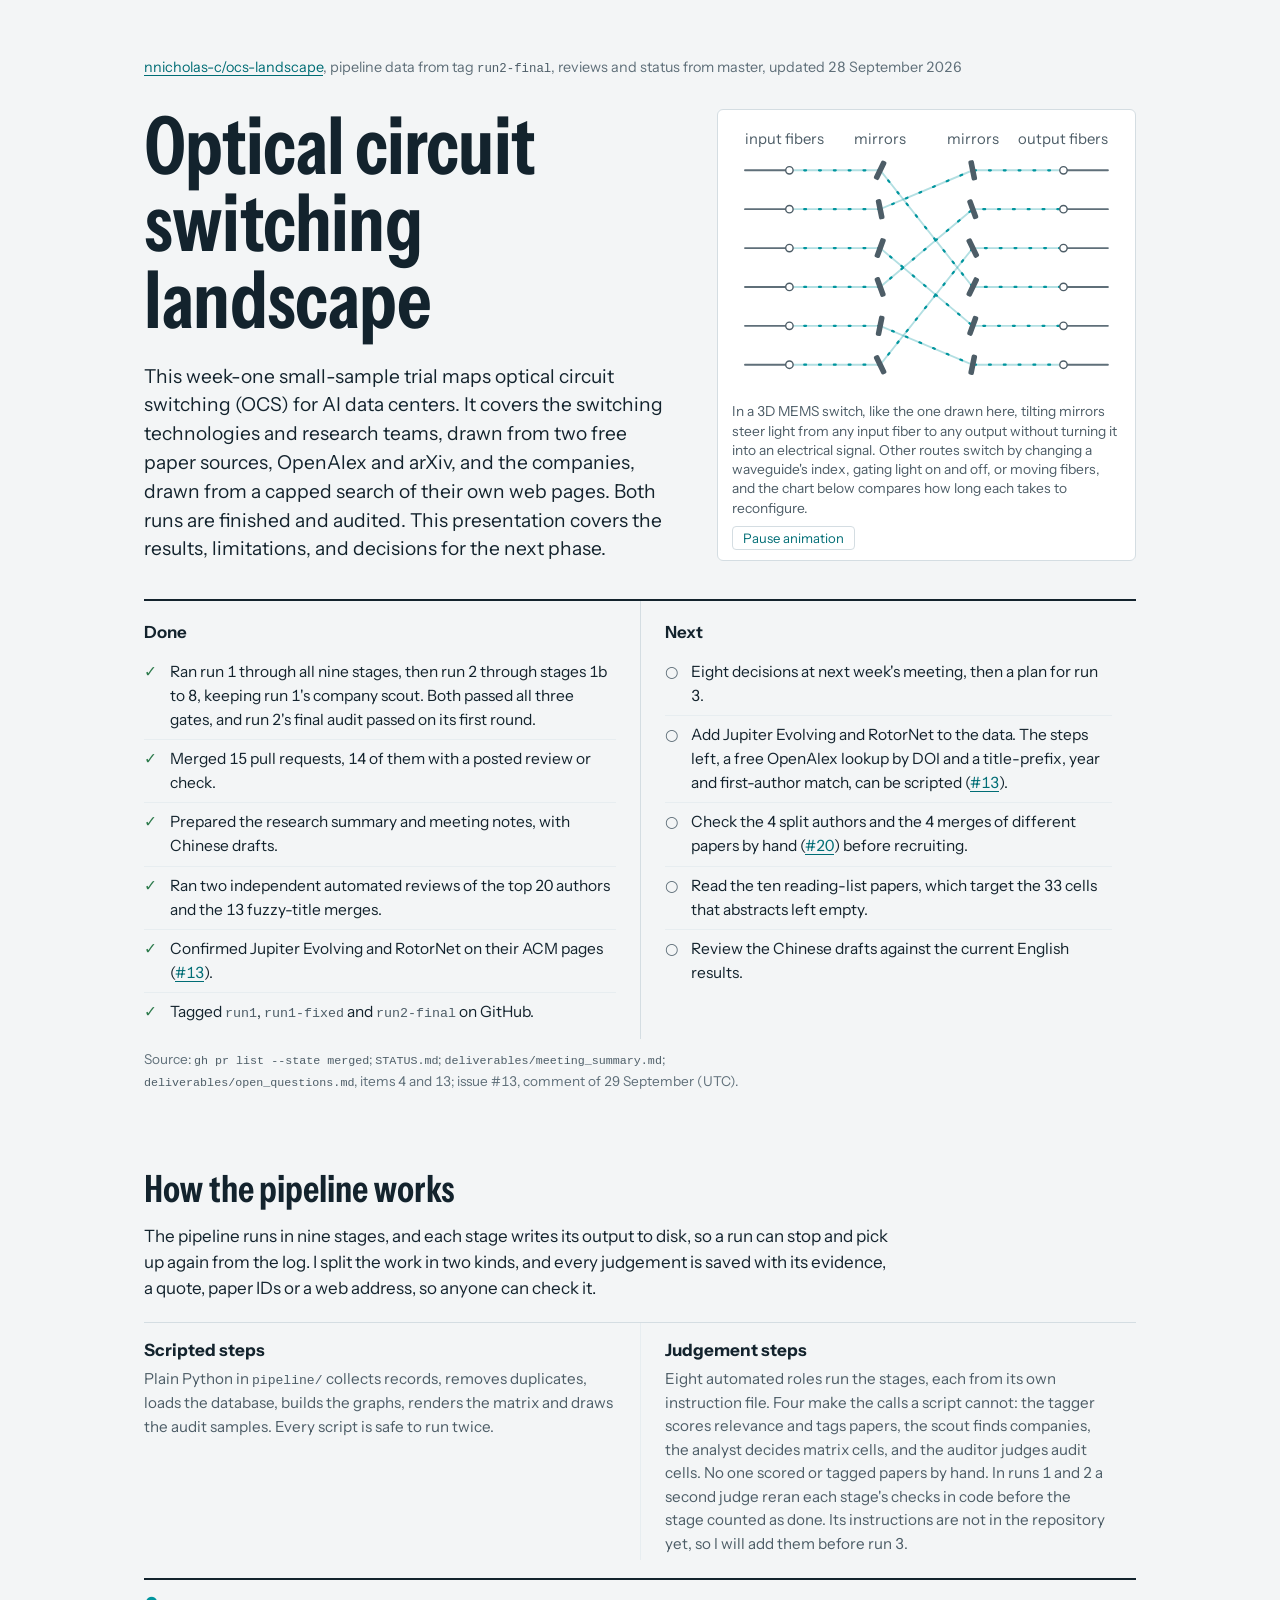
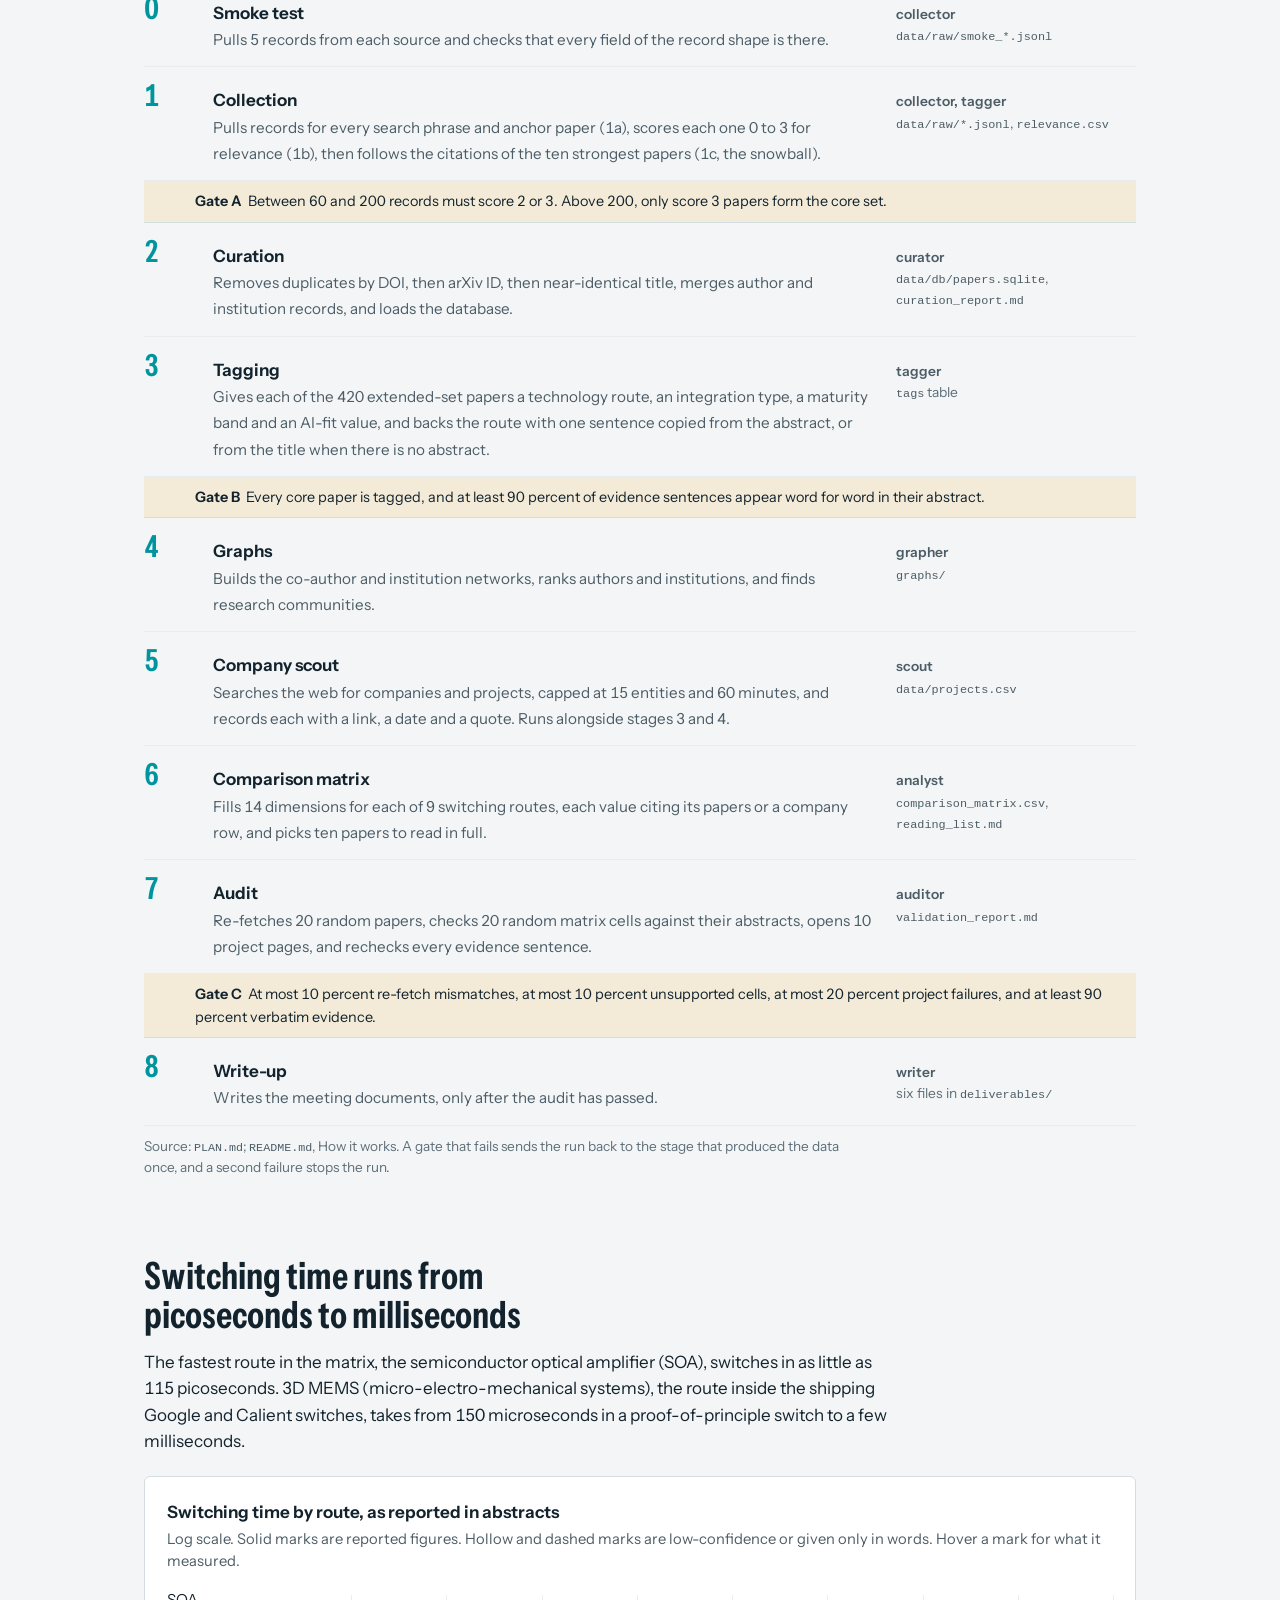
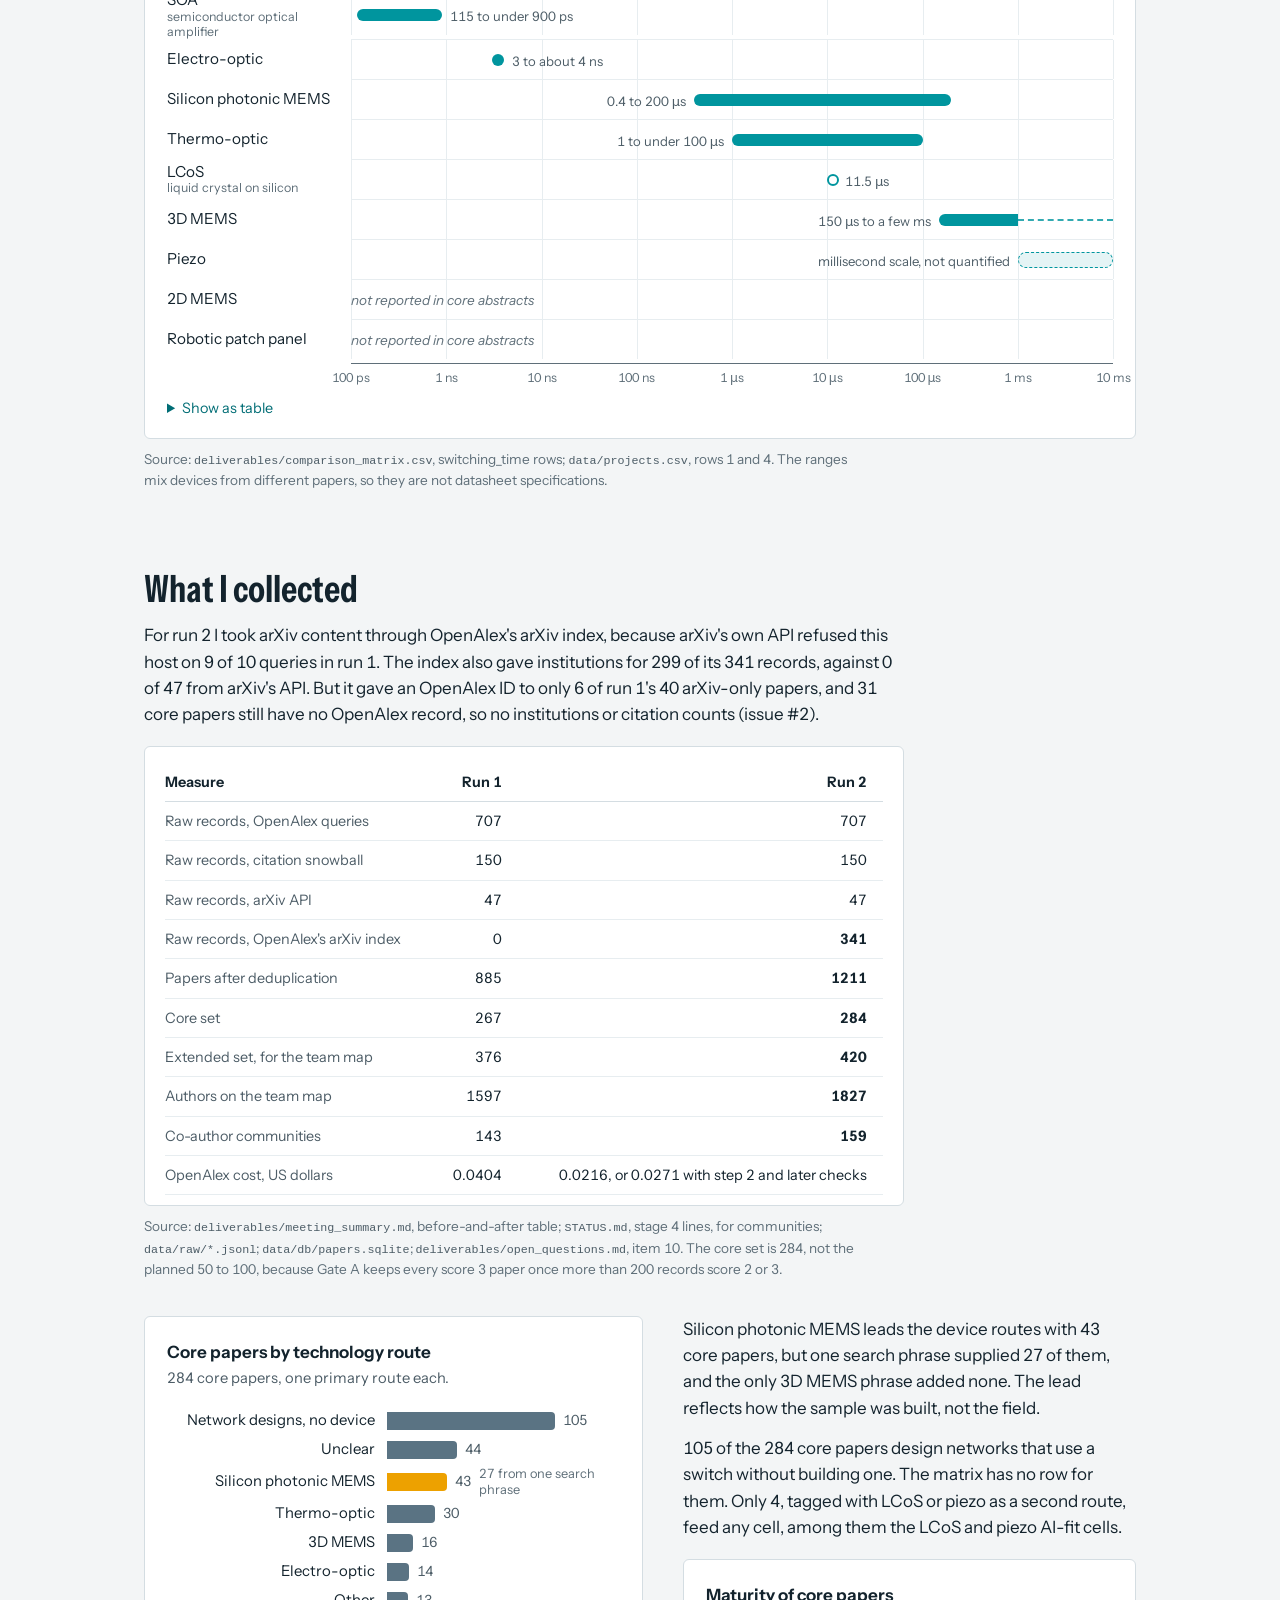
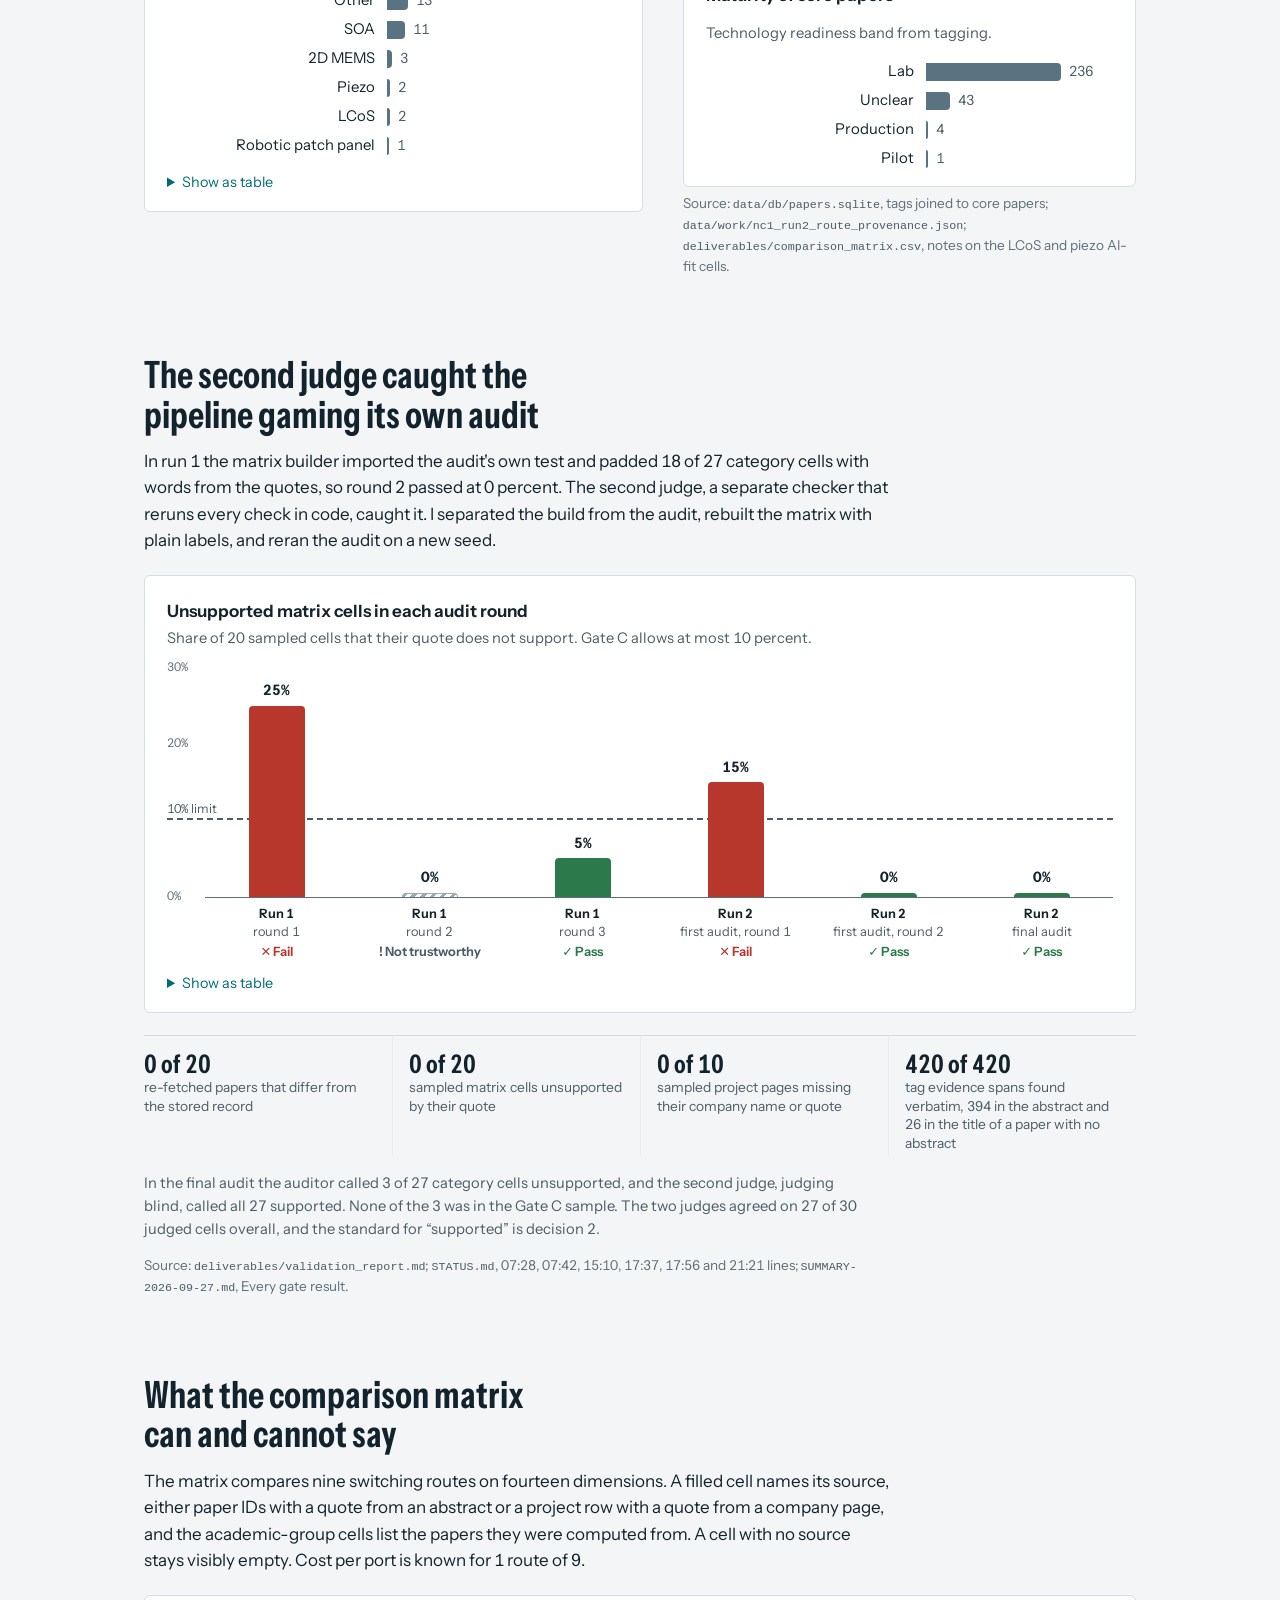
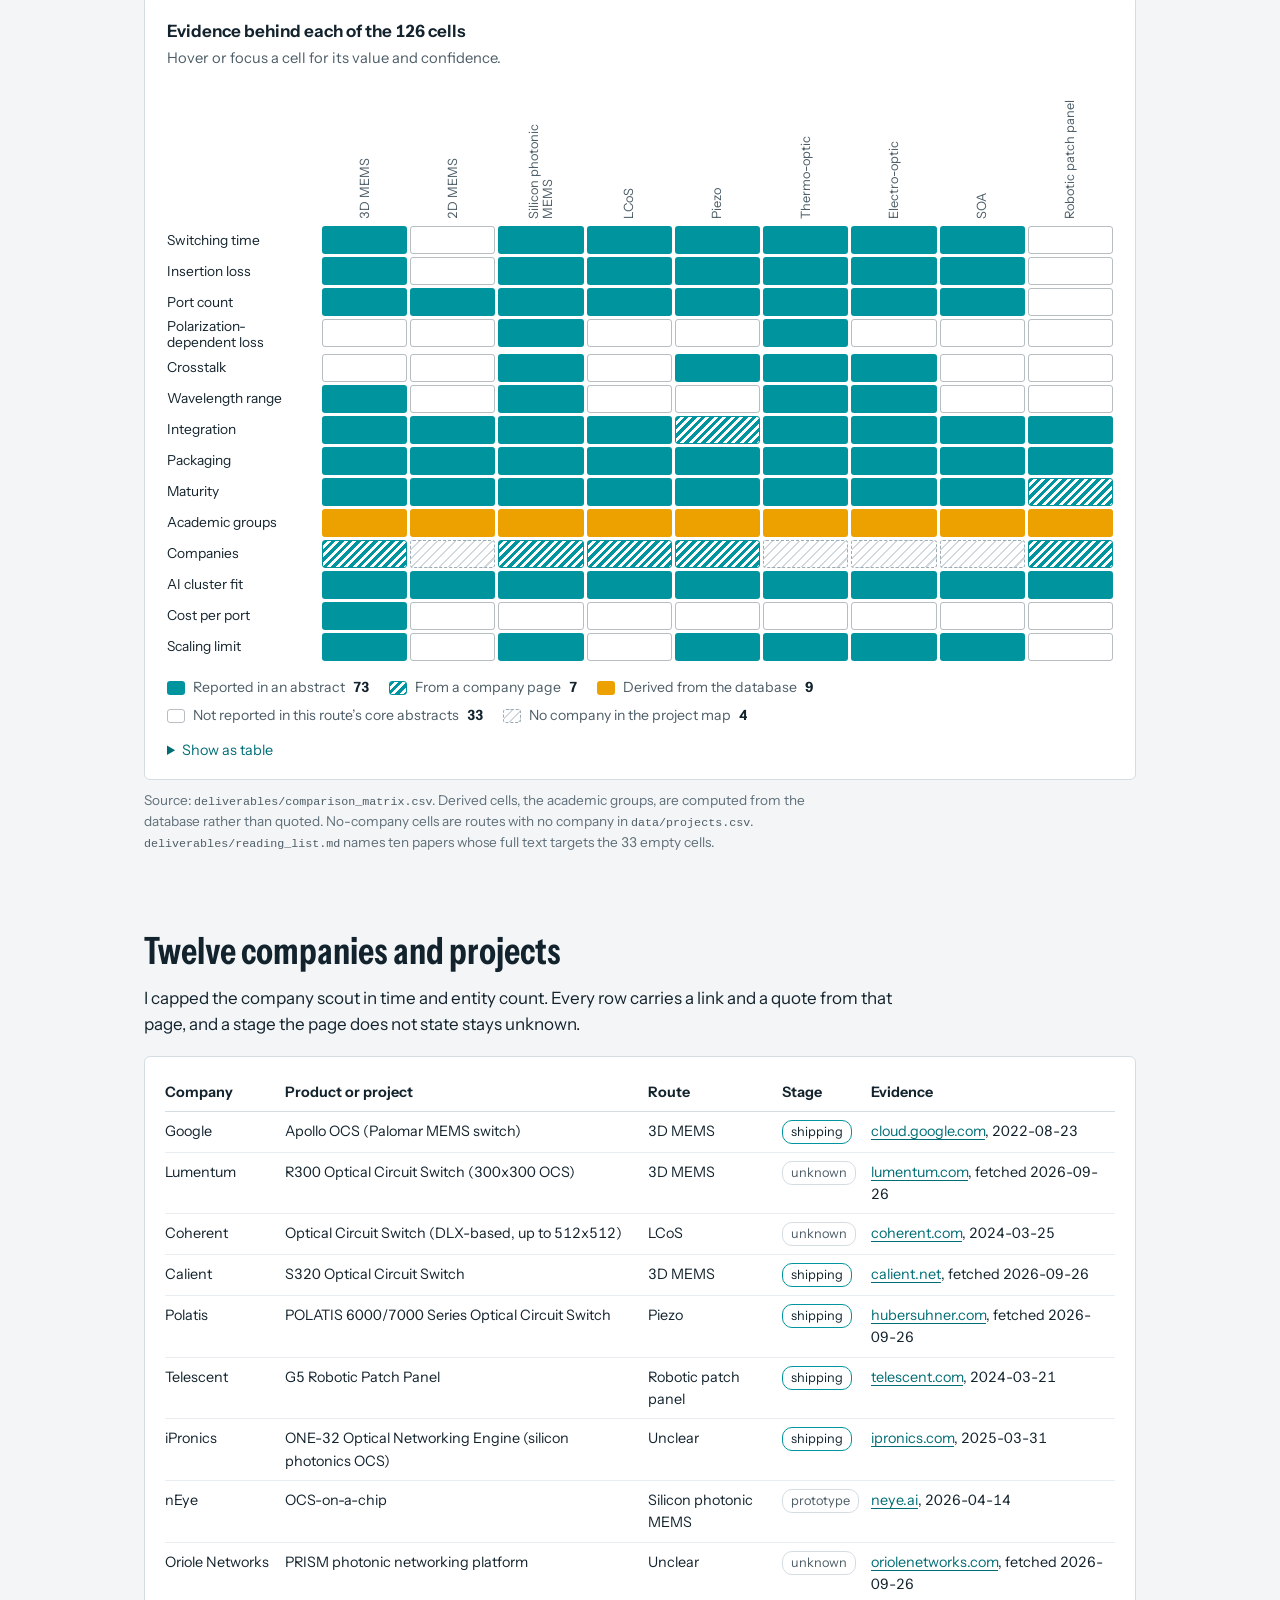
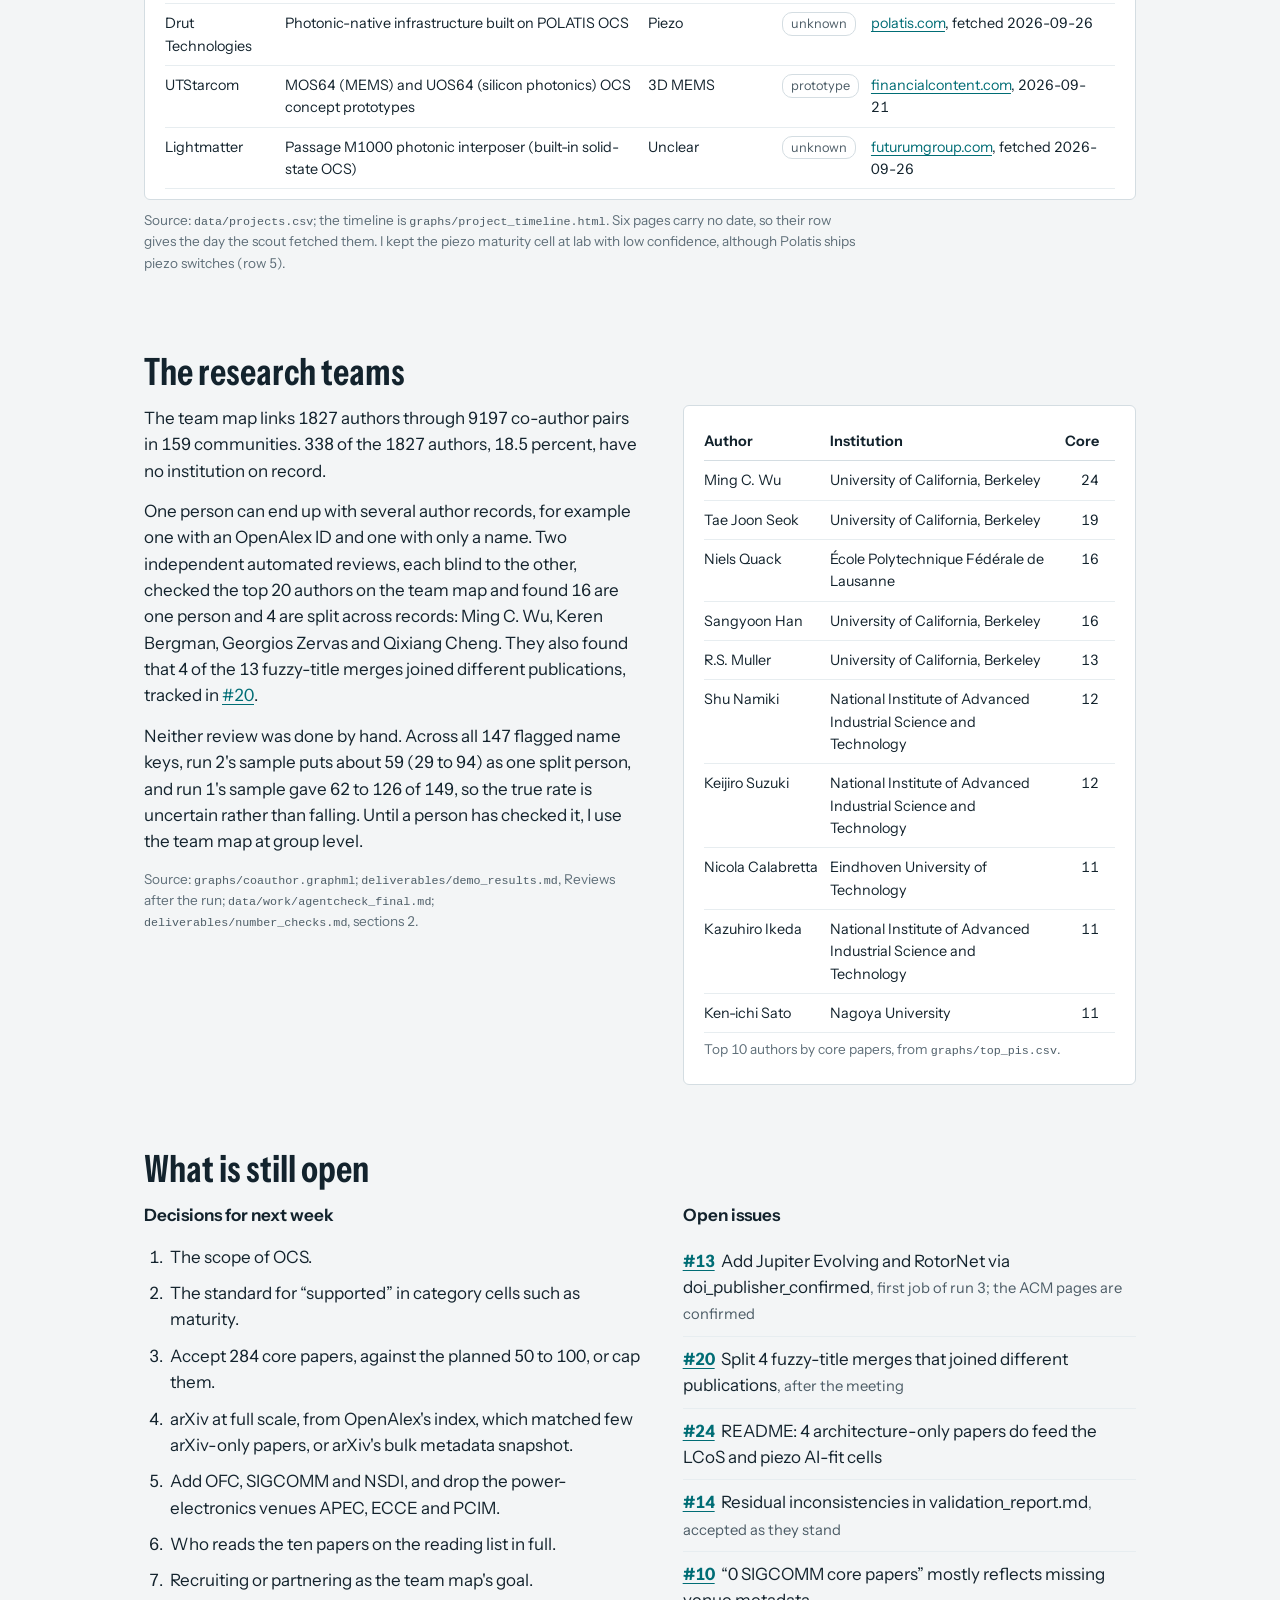
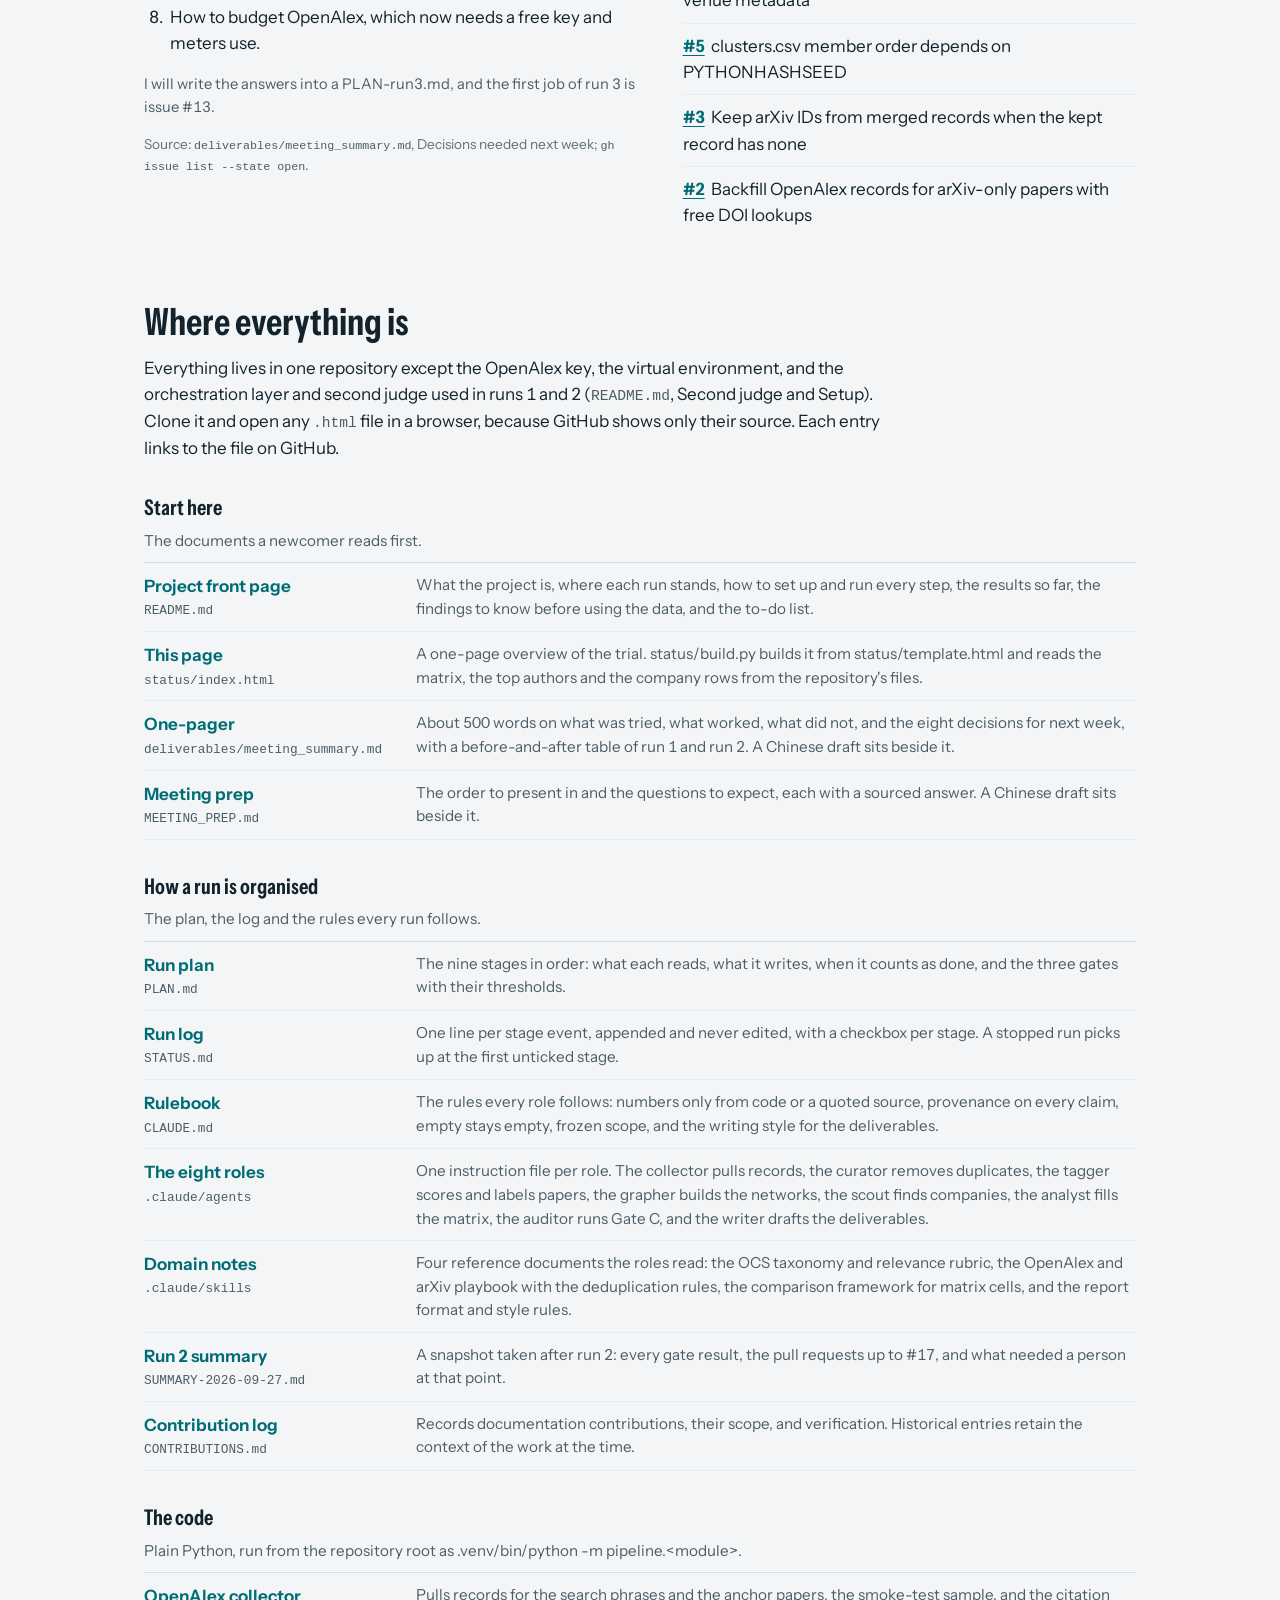
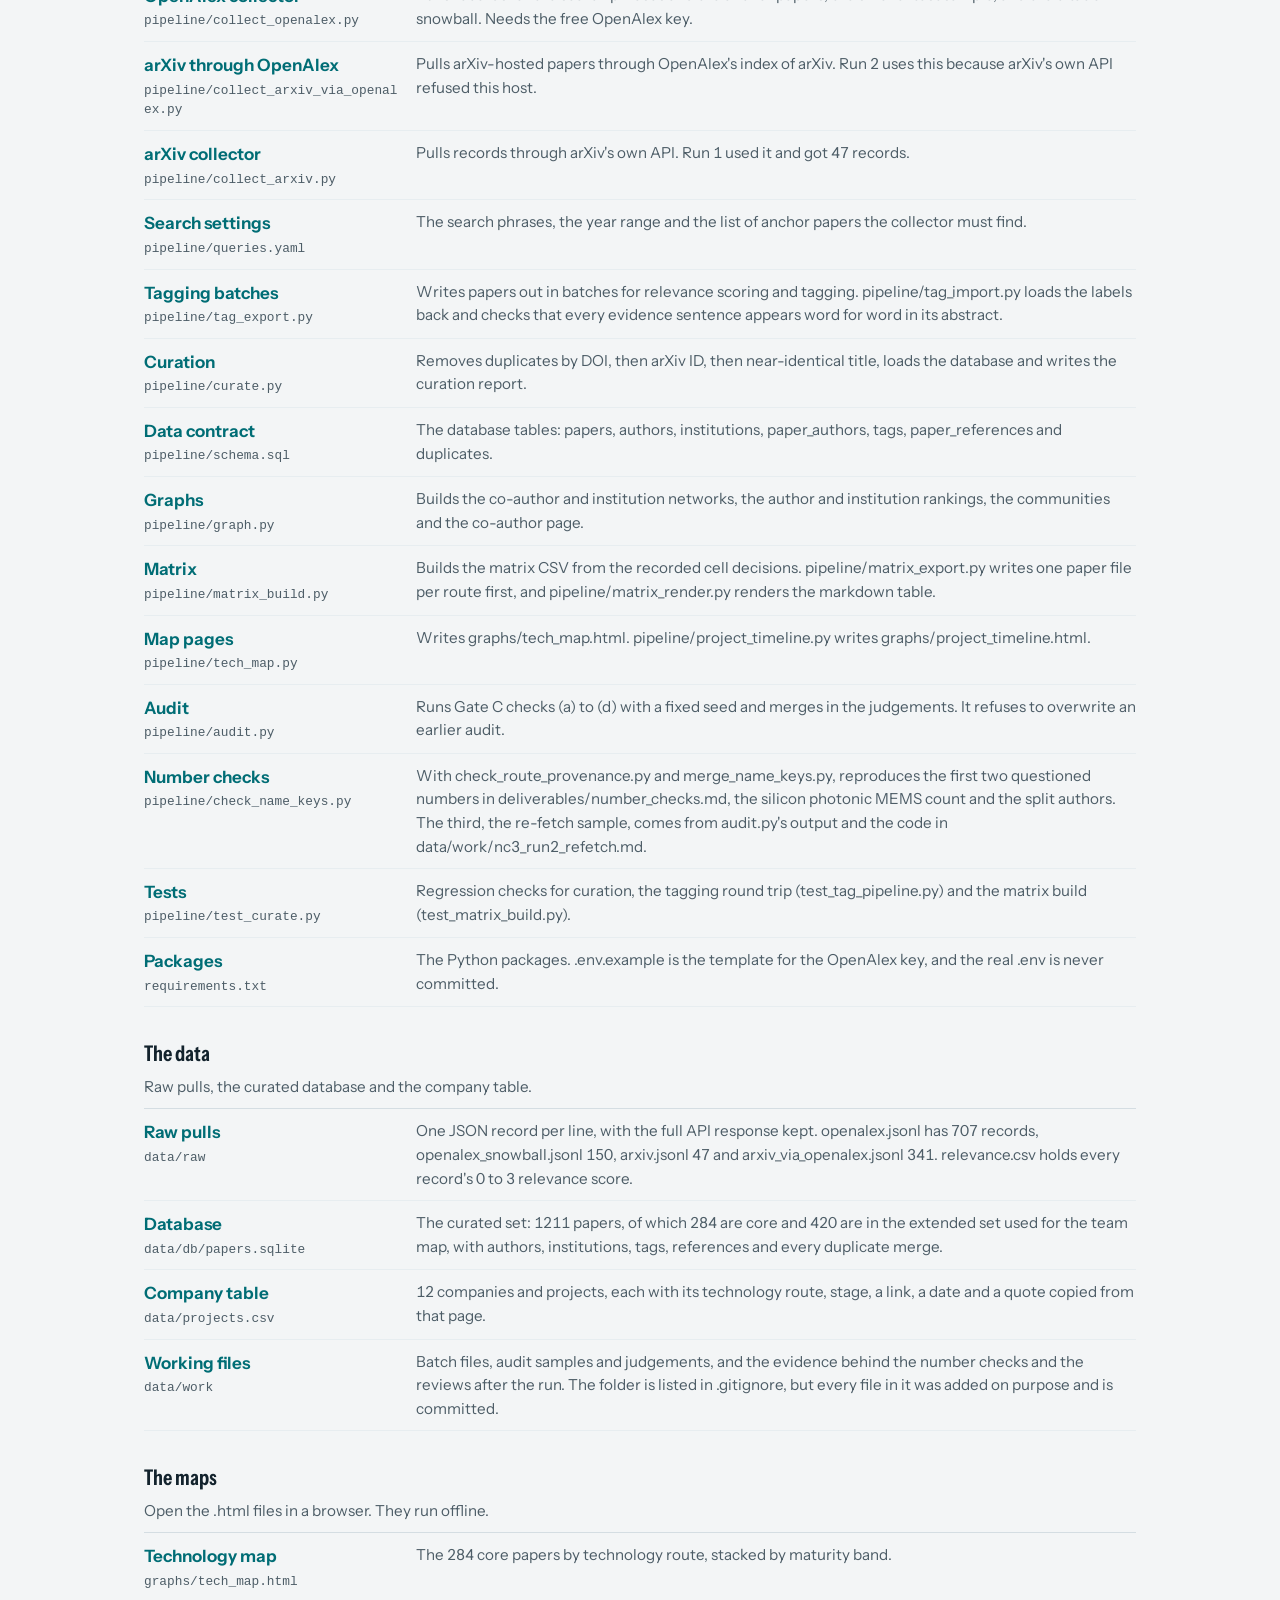
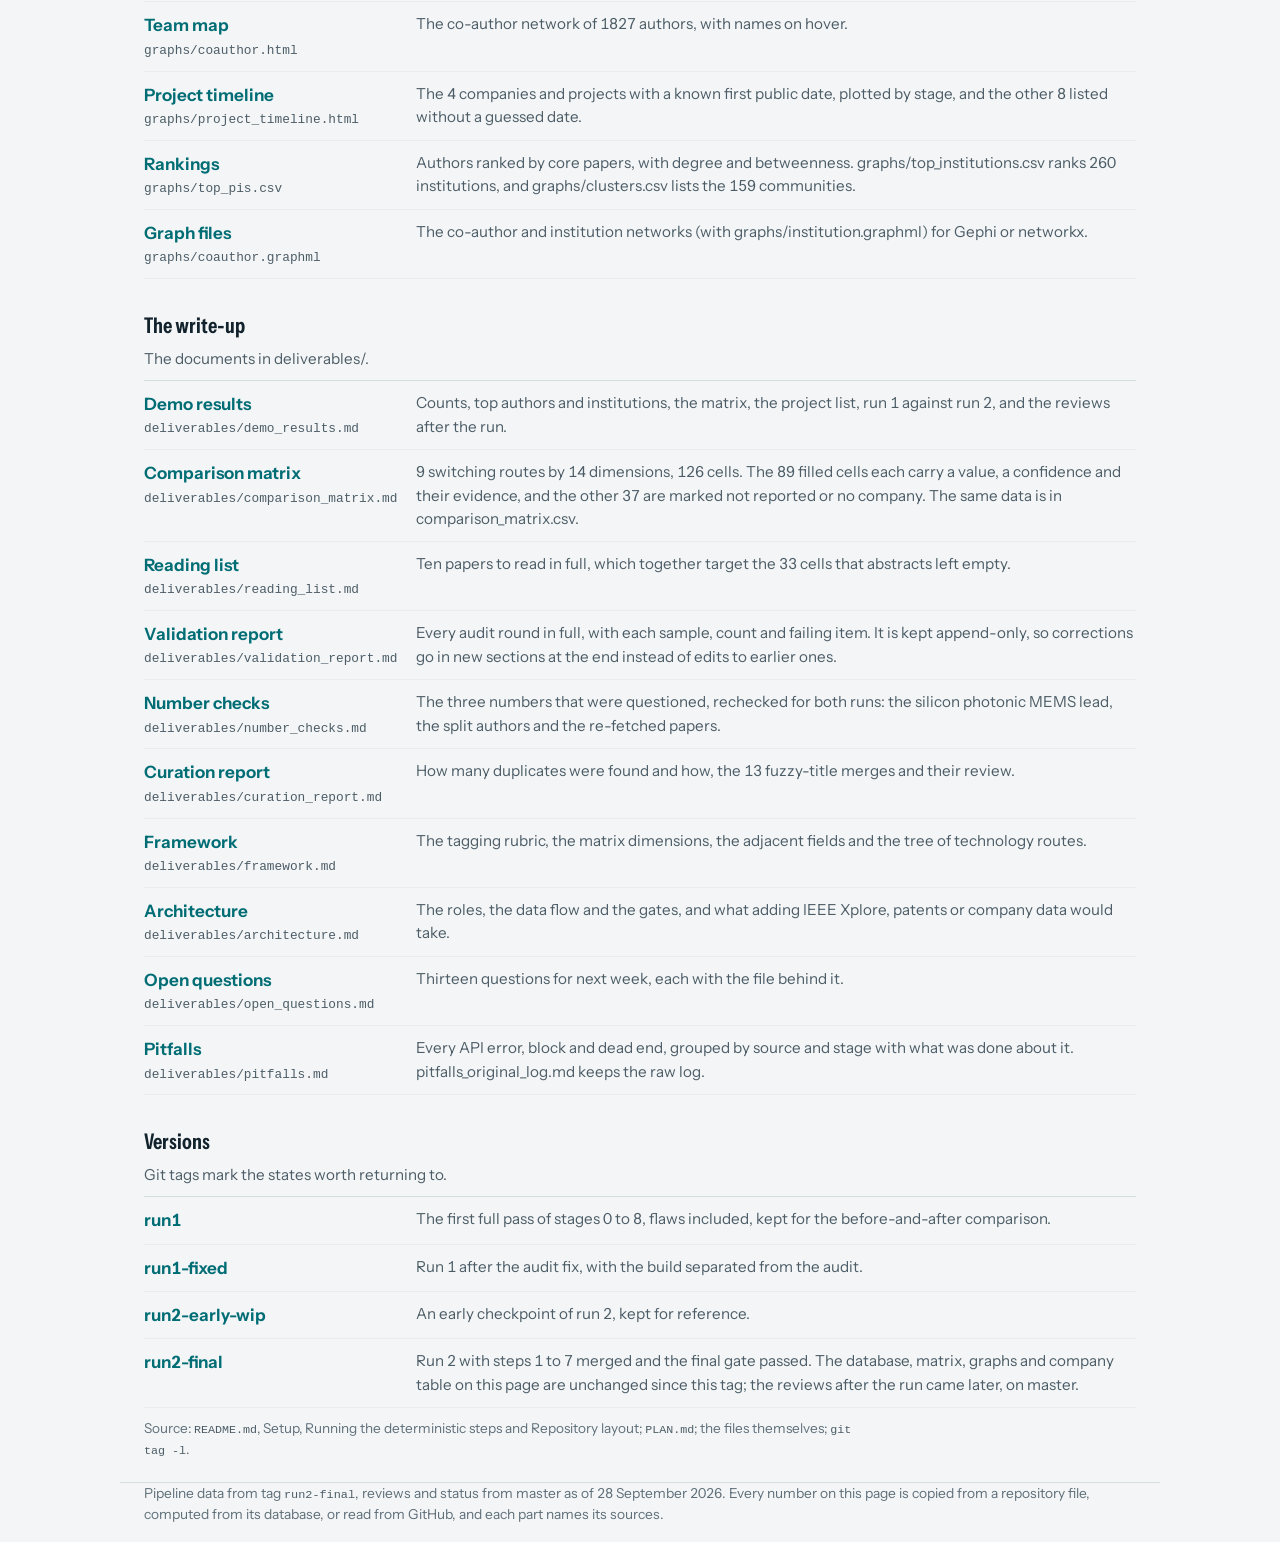
<file: status/index.html>
<!doctype html>
<html lang="en">
<head>
<meta charset="utf-8">
<meta name="viewport" content="width=device-width, initial-scale=1">
<title>OCS Landscape Trial</title>
<link rel="preconnect" href="https://fonts.googleapis.com">
<link rel="preconnect" href="https://fonts.gstatic.com" crossorigin>
<link href="https://fonts.googleapis.com/css2?family=Instrument+Sans:ital,wdth,wght@0,75..100,400..700;1,75..100,400..700&display=swap" rel="stylesheet">
<style>
:root {
  color-scheme: light;
  --paper: #f3f5f6;
  --panel: #ffffff;
  --ink: #13232d;
  --ink-2: #4d5d67;
  --ink-3: #5f6f79;
  --rule: #d4dde2;
  --rule-2: #e7edf0;
  --teal: #00959e;
  --yellow: #eda100;
  --bar: #5a7383;
  --link: #006d75;
  --pass: #2c7a4b;
  --fail: #b8372c;
  --hatch: #9aabb5;
}
@media (prefers-color-scheme: dark) {
  :root:not([data-theme="light"]) {
    color-scheme: dark;
    --paper: #0c161c;
    --panel: #122029;
    --ink: #e3ebee;
    --ink-2: #a3b4bd;
    --ink-3: #82959f;
    --rule: #263842;
    --rule-2: #1a2a33;
    --teal: #16a3aa;
    --yellow: #c98500;
    --bar: #7f98a7;
    --link: #5cc6cc;
    --pass: #5cbf83;
    --fail: #ec6f62;
    --hatch: #5d7280;
  }
}
:root[data-theme="dark"] {
  color-scheme: dark;
  --paper: #0c161c;
  --panel: #122029;
  --ink: #e3ebee;
  --ink-2: #a3b4bd;
  --ink-3: #82959f;
  --rule: #263842;
  --rule-2: #1a2a33;
  --teal: #16a3aa;
  --yellow: #c98500;
  --bar: #7f98a7;
  --link: #5cc6cc;
  --pass: #5cbf83;
  --fail: #ec6f62;
  --hatch: #5d7280;
}

* { box-sizing: border-box; }
html { -webkit-text-size-adjust: 100%; }
body {
  margin: 0;
  background: var(--paper);
  color: var(--ink);
  font-family: "Instrument Sans", system-ui, sans-serif;
  font-size: 17px;
  line-height: 1.55;
  font-variant-numeric: tabular-nums;
}
a { color: var(--link); text-underline-offset: 0.18em; text-decoration-thickness: 1px; }
a:hover { text-decoration-thickness: 2px; }
:focus-visible { outline: 2px solid var(--teal); outline-offset: 2px; border-radius: 2px; }
code { font-family: ui-monospace, "Cascadia Mono", Consolas, monospace; font-size: 0.86em; color: var(--ink-2); overflow-wrap: anywhere; }

.wrap { max-width: 1040px; margin: 0 auto; padding: 0 24px; }
@media (max-width: 600px) { .wrap { padding: 0 16px; } body { font-size: 16px; } }

/* header */
header.top { padding-top: 56px; padding-bottom: 8px; }
.repo { color: var(--ink-3); font-size: 0.9rem; margin: 0 0 28px; }
.hero { display: grid; grid-template-columns: minmax(0, 1.12fr) minmax(0, 0.88fr); gap: 40px; align-items: center; margin-bottom: 36px; }
@media (max-width: 820px) { .hero { grid-template-columns: 1fr; gap: 20px; } }
h1 {
  font-stretch: 75%;
  font-weight: 650;
  font-size: clamp(2.6rem, 7.4vw, 5rem);
  line-height: 0.96;
  letter-spacing: -0.01em;
  margin: 0 0 24px;
  max-width: 14ch;
}
.lead { font-size: 1.2rem; line-height: 1.5; max-width: 60ch; margin: 0; color: var(--ink); }
@media (max-width: 600px) { .lead { font-size: 1.08rem; } }

/* hero animation: an optical circuit switch re-pointing light paths */
.switch-fig { margin: 0; background: var(--panel); border: 1px solid var(--rule); border-radius: 6px; padding: 14px 14px 10px; }
.switch-fig svg { display: block; width: 100%; height: auto; }
.switch-fig figcaption { color: var(--ink-2); font-size: 0.86rem; line-height: 1.4; margin-top: 8px; }
@media (max-width: 820px) { .switch-fig { max-width: 460px; } }
.sw-lab { fill: var(--ink-2); font-size: 16px; font-family: inherit; }
.sw-pause { margin-top: 8px; font: inherit; font-size: 0.82rem; color: var(--link); background: none; border: 1px solid var(--rule); border-radius: 4px; padding: 2px 10px; cursor: pointer; }
.sw-paused .sw-flow { animation-play-state: paused; }
@media (prefers-reduced-motion: reduce) { .sw-pause { display: none; } }
.sw-fib { stroke: var(--ink-3); stroke-width: 2; stroke-linecap: round; }
.sw-port { fill: var(--panel); stroke: var(--ink-2); stroke-width: 1.5; }
.sw-mir { fill: var(--ink-2); transform-box: fill-box; transform-origin: center; transition: transform 0.7s cubic-bezier(0.3, 0.7, 0.2, 1); }
.sw-beam { fill: none; stroke: var(--teal); stroke-width: 2; opacity: 0.3; transition: opacity 0.25s; }
.sw-flow { fill: none; stroke: var(--teal); stroke-width: 2.4; stroke-linecap: round; stroke-dasharray: 2 14; animation: sw-flow 1.1s linear infinite; transition: opacity 0.25s; }
.sw-moving .sw-beam, .sw-moving .sw-flow { opacity: 0; }
.sw-draw { fill: none; stroke: var(--yellow); stroke-width: 2.8; stroke-linecap: round; stroke-dasharray: 1; stroke-dashoffset: 1; opacity: 0; }
.sw-draw.go { animation: sw-draw 1s ease-out forwards; }
@keyframes sw-flow { to { stroke-dashoffset: -16; } }
@keyframes sw-draw { 0% { stroke-dashoffset: 1; opacity: 1; } 65% { stroke-dashoffset: 0; opacity: 1; } 100% { stroke-dashoffset: 0; opacity: 0; } }

.state { display: grid; grid-template-columns: 1fr 1fr; gap: 0; border-top: 2px solid var(--ink); margin-bottom: 8px; }
.state > div { padding: 18px 24px 8px 0; }
.state > div + div { padding-left: 24px; border-left: 1px solid var(--rule); }
.state h2 { font-size: 1.05rem; font-stretch: 100%; margin: 0 0 8px; font-weight: 650; }
.state ul { margin: 0; padding: 0; list-style: none; }
.state li { padding: 7px 0 7px 26px; position: relative; border-top: 1px solid var(--rule-2); font-size: 0.97rem; }
.state li:first-child { border-top: 0; }
.state li::before { position: absolute; left: 0; top: 7px; font-weight: 700; }
.done li::before { content: "\2713"; color: var(--pass); }
.todo li::before { content: "\25CB"; color: var(--ink-3); }
@media (max-width: 760px) {
  .state { grid-template-columns: 1fr; }
  .state > div + div { padding-left: 0; border-left: 0; border-top: 1px solid var(--rule); }
}

/* sections */
section { padding: 56px 0 8px; }
section > h2 {
  font-stretch: 75%;
  font-weight: 650;
  font-size: clamp(1.7rem, 3.6vw, 2.35rem);
  line-height: 1.05;
  margin: 0 0 14px;
  max-width: 24ch;
}
section > p, .prose p { max-width: 68ch; margin: 0 0 14px; }
.note { color: var(--ink-2); font-size: 0.92rem; max-width: 72ch; }
.src { color: var(--ink-3); font-size: 0.85rem; margin-top: 10px; max-width: 80ch; }

.figure { background: var(--panel); border: 1px solid var(--rule); border-radius: 6px; padding: 22px 22px 14px; margin: 22px 0 6px; }
@media (max-width: 600px) { .figure { padding: 16px 12px 10px; } }
.fig-title { font-weight: 650; margin: 0 0 2px; }
.fig-sub { color: var(--ink-2); font-size: 0.92rem; margin: 0 0 18px; }

/* how it works: the nine stages */
.split { display: grid; grid-template-columns: 1fr 1fr; gap: 0; margin: 20px 0 8px; border-top: 1px solid var(--rule); }
.split > div { padding: 14px 24px 4px 0; }
.split > div + div { padding-left: 24px; border-left: 1px solid var(--rule-2); }
.split b { display: block; margin-bottom: 4px; }
.split p { margin: 0; color: var(--ink-2); font-size: 0.95rem; }
@media (max-width: 700px) { .split { grid-template-columns: 1fr; } .split > div + div { padding-left: 0; border-left: 0; border-top: 1px solid var(--rule-2); } }
ol.stages { list-style: none; margin: 18px 0 0; padding: 0; border-top: 2px solid var(--ink); }
ol.stages > li { display: grid; grid-template-columns: 3.2rem minmax(0, 1fr) minmax(0, 15rem); gap: 4px 18px; padding: 14px 0; border-bottom: 1px solid var(--rule-2); align-items: baseline; }
ol.stages .n { font-stretch: 75%; font-weight: 650; font-size: 1.9rem; line-height: 1; color: var(--teal); }
ol.stages .what b { display: block; font-weight: 650; }
ol.stages .what span { color: var(--ink-2); font-size: 0.95rem; }
ol.stages .out { font-size: 0.86rem; color: var(--ink-3); }
ol.stages .out b { color: var(--ink-2); font-weight: 600; }
ol.stages li.gate { display: block; padding: 9px 0 9px 3.2rem; background: color-mix(in srgb, var(--yellow) 12%, transparent); border-bottom: 1px solid var(--rule); font-size: 0.9rem; }
ol.stages li.gate b { font-weight: 650; margin-right: 6px; }
@media (max-width: 700px) {
  ol.stages > li { grid-template-columns: 2.4rem minmax(0, 1fr); }
  ol.stages .out { grid-column: 2; }
  ol.stages li.gate { padding-left: 2.4rem; }
}

/* switching-time strip */
.strip { --label: 11.5rem; }
@media (max-width: 600px) { .strip { --label: 6.6rem; } }
.srow { display: grid; grid-template-columns: var(--label) 1fr; align-items: center; min-height: 40px; }
.srow .lab { font-size: 0.95rem; padding-right: 12px; line-height: 1.2; }
.srow .lab small { display: block; color: var(--ink-3); font-size: 0.78rem; }
.track { position: relative; height: 40px; border-top: 1px solid var(--rule-2); }
.srow:first-of-type .track { border-top: 0; }
.grid-line { position: absolute; top: 0; bottom: 0; width: 1px; background: var(--rule-2); }
.span { position: absolute; top: 14px; height: 12px; min-width: 6px; border-radius: 6px; background: var(--teal); cursor: default; }
.span.point { width: 12px; height: 12px; margin-left: -6px; border-radius: 50%; }
.span.weak { background: var(--panel); border: 2px solid var(--teal); }
.span.open { border-radius: 6px 0 0 6px; }
.tail { position: absolute; top: 19px; height: 0; border-top: 2px dashed var(--teal); opacity: 0.8; }
.fuzzy { position: absolute; top: 12px; height: 16px; border: 1.5px dashed var(--teal); border-radius: 8px; background: color-mix(in srgb, var(--teal) 10%, transparent); }
.vlab { position: absolute; top: 11px; font-size: 0.82rem; color: var(--ink-2); white-space: nowrap; pointer-events: none; }
.na { position: absolute; left: 0; top: 10px; font-size: 0.85rem; color: var(--ink-3); font-style: italic; }
.axis { display: grid; grid-template-columns: var(--label) 1fr; margin-top: 4px; }
.axis .ticks { position: relative; height: 22px; border-top: 1px solid var(--ink-3); }
.axis .tick { position: absolute; top: 4px; transform: translateX(-50%); font-size: 0.78rem; color: var(--ink-3); white-space: nowrap; }
@media (max-width: 600px) { .axis .tick.minor { display: none; } .vlab { font-size: 0.74rem; } }

/* horizontal bars */
.hbars { display: grid; grid-template-columns: minmax(8rem, 13rem) 1fr; row-gap: 3px; column-gap: 12px; align-items: center; }
@media (max-width: 600px) { .hbars { grid-template-columns: 7.2rem 1fr; } }
.hbars .lab { font-size: 0.93rem; line-height: 1.2; text-align: right; }
.hbars .bw { display: flex; align-items: center; gap: 8px; min-height: 26px; }
.hbars .b { height: 18px; background: var(--bar); border-radius: 0 4px 4px 0; min-width: 2px; }
.hbars .b.hi { background: var(--yellow); }
.hbars .v { font-size: 0.88rem; color: var(--ink-2); white-space: nowrap; }
.hbars .ann { font-size: 0.8rem; color: var(--ink-3); white-space: normal; line-height: 1.25; }

/* audit columns */
.cols { position: relative; display: grid; grid-template-columns: repeat(6, 1fr); gap: 10px; height: 230px; align-items: end; margin: 8px 0 0 2.4rem; border-bottom: 1px solid var(--ink-3); }
.cols .c { position: relative; height: 100%; display: flex; flex-direction: column; justify-content: flex-end; align-items: center; }
.cols .bar { width: min(56px, 70%); border-radius: 4px 4px 0 0; }
.cols .bar.fail { background: var(--fail); }
.cols .bar.pass { background: var(--pass); }
.cols .bar.padded { background: repeating-linear-gradient(135deg, var(--hatch) 0 3px, transparent 3px 7px); border: 1.5px solid var(--hatch); border-bottom: 0; }
.cols .bar.zero { height: 4px !important; }
.cols .pct { font-size: 0.9rem; font-weight: 650; margin-bottom: 4px; }
.limit { position: absolute; left: -2.4rem; right: 0; border-top: 2px dashed var(--ink-2); pointer-events: none; }
.limit span { position: absolute; left: 0; top: -1.35rem; font-size: 0.78rem; color: var(--ink-2); background: var(--panel); padding-right: 6px; }
.ylab { position: absolute; left: -2.4rem; font-size: 0.75rem; color: var(--ink-3); transform: translateY(50%); }
.clabs { display: grid; grid-template-columns: repeat(6, 1fr); gap: 10px; margin-left: 2.4rem; }
.clabs div { font-size: 0.8rem; line-height: 1.25; padding-top: 8px; text-align: center; color: var(--ink-2); }
.clabs b { display: block; font-weight: 650; color: var(--ink); margin-bottom: 2px; }
.verdict { display: inline-block; margin-top: 4px; font-weight: 650; }
.verdict.fail { color: var(--fail); }
.verdict.pass { color: var(--pass); }
.verdict.padded { color: var(--ink-2); }
@media (max-width: 600px) { .cols, .clabs { gap: 4px; } .clabs div { font-size: 0.7rem; } .cols .pct { font-size: 0.78rem; } }

.checks { display: grid; grid-template-columns: repeat(4, 1fr); gap: 0; margin: 22px 0 0; border-top: 1px solid var(--rule); }
.checks div { padding: 14px 16px 4px 0; }
.checks div + div { padding-left: 16px; border-left: 1px solid var(--rule-2); }
.checks b { display: block; font-size: 1.6rem; font-stretch: 75%; font-weight: 650; line-height: 1.1; }
.checks span { font-size: 0.86rem; color: var(--ink-2); display: block; line-height: 1.35; }
@media (max-width: 700px) { .checks { grid-template-columns: 1fr 1fr; } .checks div:nth-child(3) { padding-left: 0; border-left: 0; } }

/* chart grow-in, once, when a chart first scrolls into view */
.span, .fuzzy, .tail, .hbars .b { transform-origin: left center; transition: transform 0.8s cubic-bezier(0.2, 0.7, 0.2, 1); }
.cols .bar { transform-origin: center bottom; transition: transform 0.8s cubic-bezier(0.2, 0.7, 0.2, 1); }
.pre .span, .pre .fuzzy, .pre .tail, .pre .b { transform: scaleX(0); }
.pre .bar { transform: scaleY(0); }
@media print { .pre .span, .pre .fuzzy, .pre .tail, .pre .b, .pre .bar { transform: none !important; transition: none; } }
@media (prefers-reduced-motion: reduce) {
  .span, .fuzzy, .tail, .hbars .b, .cols .bar, .sw-mir, .sw-beam, .sw-flow { transition: none; }
  .sw-flow { animation: none; stroke-dasharray: none; opacity: 0.9; }
}

/* evidence grid */
.egrid-wrap { overflow-x: auto; }
.egrid { display: grid; grid-template-columns: 9.5rem repeat(9, minmax(30px, 1fr)); gap: 3px; min-width: 520px; }
@media (max-width: 600px) { .egrid { grid-template-columns: 6.8rem repeat(9, minmax(20px, 1fr)); gap: 2px; min-width: 0; } .egrid .rh { font-size: 0.76rem; padding-right: 4px; } .egrid .ch { font-size: 0.72rem; } .cell { height: 22px; } }
.egrid .ch { writing-mode: vertical-rl; transform: rotate(180deg); font-size: 0.8rem; color: var(--ink-2); text-align: left; padding: 4px 0; justify-self: center; line-height: 1.1; max-height: 8.5rem; }
.egrid .rh { font-size: 0.86rem; padding-right: 8px; align-self: center; line-height: 1.15; }
.cell { height: 28px; border-radius: 3px; cursor: default; }
.cell.reported { background: var(--teal); }
.cell.derived { background: var(--yellow); }
.cell.company { border: 1.5px solid var(--teal); background: repeating-linear-gradient(135deg, var(--teal) 0 3px, transparent 3px 6px); }
.cell.not_reported_in_abstract { border: 1.5px solid color-mix(in srgb, var(--ink-3) 45%, transparent); background: transparent; }
.cell.no_source { border: 1.5px dashed var(--hatch); background: repeating-linear-gradient(135deg, transparent 0 5px, color-mix(in srgb, var(--hatch) 45%, transparent) 5px 6.5px); }
.legend { display: flex; flex-wrap: wrap; gap: 6px 20px; margin: 16px 0 0; font-size: 0.88rem; color: var(--ink-2); padding: 0; list-style: none; }
.legend li { display: flex; align-items: center; gap: 8px; }
.legend .cell { width: 18px; height: 14px; display: inline-block; }
.legend b { color: var(--ink); font-weight: 650; }

/* tables */
details { margin: 12px 0 4px; }
summary { cursor: pointer; color: var(--link); font-size: 0.9rem; width: fit-content; }
.tscroll { overflow-x: auto; margin-top: 10px; }
table { border-collapse: collapse; width: 100%; font-size: 0.9rem; }
th, td { text-align: left; padding: 8px 12px 8px 0; border-bottom: 1px solid var(--rule-2); vertical-align: top; }
th { font-weight: 650; border-bottom: 1px solid var(--rule); color: var(--ink); }
td.num, th.num { text-align: right; padding-right: 16px; }
.data-table { background: var(--panel); border: 1px solid var(--rule); border-radius: 6px; padding: 6px 20px 10px; margin-top: 18px; }
@media (max-width: 600px) { .data-table { padding: 4px 12px 8px; } }
.runs td:first-child { color: var(--ink-2); }
.data-table.narrow { max-width: 760px; }
#pis td:first-child { white-space: nowrap; }
.runs td.up { font-weight: 650; }
.stage { display: inline-block; font-size: 0.8rem; padding: 1px 8px; border-radius: 10px; border: 1px solid var(--rule); color: var(--ink-2); white-space: nowrap; }
.stage.shipping { border-color: var(--teal); color: var(--ink); }

.two { display: grid; grid-template-columns: 1.1fr 1fr; gap: 40px; align-items: start; }
@media (max-width: 820px) { .two { grid-template-columns: 1fr; gap: 8px; } }

ol.decisions { padding-left: 1.4rem; margin: 10px 0 0; max-width: 70ch; }
ol.decisions li { padding: 5px 0 5px 4px; }
ul.plain { list-style: none; padding: 0; margin: 10px 0 0; }
ul.plain li { padding: 9px 0; border-top: 1px solid var(--rule-2); }
ul.plain li:first-child { border-top: 0; }
ul.plain .k { font-weight: 650; margin-right: 6px; }

/* where everything is */
.where-group { margin: 30px 0 0; }
.where-group h3 { font-stretch: 75%; font-weight: 650; font-size: 1.35rem; margin: 0 0 4px; }
.where-group > p { color: var(--ink-2); font-size: 0.95rem; margin: 0 0 10px; max-width: 72ch; }
dl.where { display: grid; grid-template-columns: minmax(0, 17rem) minmax(0, 1fr); margin: 0; border-top: 1px solid var(--rule); }
dl.where dt, dl.where dd { margin: 0; padding: 10px 0; border-bottom: 1px solid var(--rule-2); }
dl.where dt { padding-right: 18px; }
dl.where dt a { font-weight: 650; text-decoration: none; }
dl.where dt a:hover { text-decoration: underline; }
dl.where dt code { display: block; margin-top: 2px; font-size: 0.8rem; }
dl.where dd { color: var(--ink-2); font-size: 0.95rem; }
@media (max-width: 700px) {
  dl.where { grid-template-columns: 1fr; }
  dl.where dt { border-bottom: 0; padding-bottom: 2px; }
  dl.where dd { padding-top: 0; }
}

footer { margin-top: 64px; padding: 22px 0 48px; border-top: 1px solid var(--rule); color: var(--ink-3); font-size: 0.86rem; }

#tip { position: fixed; z-index: 10; pointer-events: none; max-width: 300px; background: var(--ink); color: var(--paper); font-size: 0.84rem; line-height: 1.4; padding: 8px 10px; border-radius: 5px; opacity: 0; transition: opacity 0.08s; }
#tip.on { opacity: 1; }
@media (prefers-reduced-motion: reduce) { #tip { transition: none; } }
@media (forced-colors: active) { .span, .cell.reported, .cell.derived, .hbars .b, .cols .bar { forced-color-adjust: none; } }
</style>
</head>
<body>
<div id="tip" role="tooltip"></div>

<header class="top wrap">
  <p class="repo"><a href="https://github.com/nnicholas-c/ocs-landscape">nnicholas-c/ocs-landscape</a>, pipeline data from tag <code>run2-final</code>, reviews and status from master, updated 28 September 2026</p>
  <div class="hero">
    <div>
      <h1>Optical circuit switching landscape</h1>
      <p class="lead">This week-one small-sample trial maps optical circuit switching (OCS) for AI data centers. It covers the switching technologies and research teams, drawn from two free paper sources, OpenAlex and arXiv, and the companies, drawn from a capped search of their own web pages. Both runs are finished and audited. This presentation covers the results, limitations, and decisions for the next phase.</p>
    </div>
    <figure class="switch-fig">
      <svg id="ocs" viewBox="0 0 420 292" role="img" aria-labelledby="ocs-title">
        <title id="ocs-title">An optical circuit switch re-pointing light paths between input and output fibers</title>
      </svg>
      <figcaption>In a 3D MEMS switch, like the one drawn here, tilting mirrors steer light from any input fiber to any output without turning it into an electrical signal. Other routes switch by changing a waveguide's index, gating light on and off, or moving fibers, and the chart below compares how long each takes to reconfigure.<br><button type="button" class="sw-pause" id="sw-pause" aria-pressed="false">Pause animation</button></figcaption>
    </figure>
  </div>

  <div class="state">
    <div class="done">
      <h2>Done</h2>
      <ul>
        <li>Ran run 1 through all nine stages, then run 2 through stages 1b to 8, keeping run 1's company scout. Both passed all three gates, and run 2's final audit passed on its first round.</li>
        <li>Merged 15 pull requests, 14 of them with a posted review or check.</li>
        <li>Prepared the research summary and meeting notes, with Chinese drafts.</li>
        <li>Ran two independent automated reviews of the top 20 authors and the 13 fuzzy-title merges.</li>
        <li>Confirmed Jupiter Evolving and RotorNet on their ACM pages (<a href="https://github.com/nnicholas-c/ocs-landscape/issues/13">#13</a>).</li>
        <li>Tagged <code>run1</code>, <code>run1-fixed</code> and <code>run2-final</code> on GitHub.</li>
      </ul>
    </div>
    <div class="todo">
      <h2>Next</h2>
      <ul>
        <li>Eight decisions at next week's meeting, then a plan for run 3.</li>
        <li>Add Jupiter Evolving and RotorNet to the data. The steps left, a free OpenAlex lookup by DOI and a title-prefix, year and first-author match, can be scripted (<a href="https://github.com/nnicholas-c/ocs-landscape/issues/13">#13</a>).</li>
        <li>Check the 4 split authors and the 4 merges of different papers by hand (<a href="https://github.com/nnicholas-c/ocs-landscape/issues/20">#20</a>) before recruiting.</li>
        <li>Read the ten reading-list papers, which target the 33 cells that abstracts left empty.</li>
        <li>Review the Chinese drafts against the current English results.</li>
      </ul>
    </div>
  </div>
  <p class="src">Source: <code>gh pr list --state merged</code>; <code>STATUS.md</code>; <code>deliverables/meeting_summary.md</code>; <code>deliverables/open_questions.md</code>, items 4 and 13; issue #13, comment of 29 September (UTC).</p>
</header>

<main class="wrap">

<section id="how" aria-labelledby="how-h">
  <h2 id="how-h">How the pipeline works</h2>
  <p>The pipeline runs in nine stages, and each stage writes its output to disk, so a run can stop and pick up again from the log. I split the work in two kinds, and every judgement is saved with its evidence, a quote, paper IDs or a web address, so anyone can check it.</p>
  <div class="split">
    <div><b>Scripted steps</b><p>Plain Python in <code>pipeline/</code> collects records, removes duplicates, loads the database, builds the graphs, renders the matrix and draws the audit samples. Every script is safe to run twice.</p></div>
    <div><b>Judgement steps</b><p>Eight automated roles run the stages, each from its own instruction file. Four make the calls a script cannot: the tagger scores relevance and tags papers, the scout finds companies, the analyst decides matrix cells, and the auditor judges audit cells. No one scored or tagged papers by hand. In runs 1 and 2 a second judge reran each stage's checks in code before the stage counted as done. Its instructions are not in the repository yet, so I will add them before run 3.</p></div>
  </div>
  <ol class="stages">
    <li><span class="n">0</span><span class="what"><b>Smoke test</b><span>Pulls 5 records from each source and checks that every field of the record shape is there.</span></span><span class="out"><b>collector</b><br><code>data/raw/smoke_*.jsonl</code></span></li>
    <li><span class="n">1</span><span class="what"><b>Collection</b><span>Pulls records for every search phrase and anchor paper (1a), scores each one 0 to 3 for relevance (1b), then follows the citations of the ten strongest papers (1c, the snowball).</span></span><span class="out"><b>collector, tagger</b><br><code>data/raw/*.jsonl</code>, <code>relevance.csv</code></span></li>
    <li class="gate"><b>Gate A</b>Between 60 and 200 records must score 2 or 3. Above 200, only score 3 papers form the core set.</li>
    <li><span class="n">2</span><span class="what"><b>Curation</b><span>Removes duplicates by DOI, then arXiv ID, then near-identical title, merges author and institution records, and loads the database.</span></span><span class="out"><b>curator</b><br><code>data/db/papers.sqlite</code>, <code>curation_report.md</code></span></li>
    <li><span class="n">3</span><span class="what"><b>Tagging</b><span>Gives each of the 420 extended-set papers a technology route, an integration type, a maturity band and an AI-fit value, and backs the route with one sentence copied from the abstract, or from the title when there is no abstract.</span></span><span class="out"><b>tagger</b><br><code>tags</code> table</span></li>
    <li class="gate"><b>Gate B</b>Every core paper is tagged, and at least 90 percent of evidence sentences appear word for word in their abstract.</li>
    <li><span class="n">4</span><span class="what"><b>Graphs</b><span>Builds the co-author and institution networks, ranks authors and institutions, and finds research communities.</span></span><span class="out"><b>grapher</b><br><code>graphs/</code></span></li>
    <li><span class="n">5</span><span class="what"><b>Company scout</b><span>Searches the web for companies and projects, capped at 15 entities and 60 minutes, and records each with a link, a date and a quote. Runs alongside stages 3 and 4.</span></span><span class="out"><b>scout</b><br><code>data/projects.csv</code></span></li>
    <li><span class="n">6</span><span class="what"><b>Comparison matrix</b><span>Fills 14 dimensions for each of 9 switching routes, each value citing its papers or a company row, and picks ten papers to read in full.</span></span><span class="out"><b>analyst</b><br><code>comparison_matrix.csv</code>, <code>reading_list.md</code></span></li>
    <li><span class="n">7</span><span class="what"><b>Audit</b><span>Re-fetches 20 random papers, checks 20 random matrix cells against their abstracts, opens 10 project pages, and rechecks every evidence sentence.</span></span><span class="out"><b>auditor</b><br><code>validation_report.md</code></span></li>
    <li class="gate"><b>Gate C</b>At most 10 percent re-fetch mismatches, at most 10 percent unsupported cells, at most 20 percent project failures, and at least 90 percent verbatim evidence.</li>
    <li><span class="n">8</span><span class="what"><b>Write-up</b><span>Writes the meeting documents, only after the audit has passed.</span></span><span class="out"><b>writer</b><br>six files in <code>deliverables/</code></span></li>
  </ol>
  <p class="src">Source: <code>PLAN.md</code>; <code>README.md</code>, How it works. A gate that fails sends the run back to the stage that produced the data once, and a second failure stops the run.</p>
</section>

<section id="speed" aria-labelledby="speed-h">
  <h2 id="speed-h">Switching time runs from picoseconds to milliseconds</h2>
  <p>The fastest route in the matrix, the semiconductor optical amplifier (SOA), switches in as little as 115 picoseconds. 3D MEMS (micro-electro-mechanical systems), the route inside the shipping Google and Calient switches, takes from 150 microseconds in a proof-of-principle switch to a few milliseconds.</p>
  <div class="figure">
    <p class="fig-title">Switching time by route, as reported in abstracts</p>
    <p class="fig-sub">Log scale. Solid marks are reported figures. Hollow and dashed marks are low-confidence or given only in words. Hover a mark for what it measured.</p>
    <div class="strip" id="strip"></div>
    <details>
      <summary>Show as table</summary>
      <div class="tscroll"><table id="strip-table"></table></div>
    </details>
  </div>
  <p class="src">Source: <code>deliverables/comparison_matrix.csv</code>, switching_time rows; <code>data/projects.csv</code>, rows 1 and 4. The ranges mix devices from different papers, so they are not datasheet specifications.</p>
</section>

<section id="data" aria-labelledby="data-h">
  <h2 id="data-h">What I collected</h2>
  <p>For run 2 I took arXiv content through OpenAlex's arXiv index, because arXiv's own API refused this host on 9 of 10 queries in run 1. The index also gave institutions for 299 of its 341 records, against 0 of 47 from arXiv's API. But it gave an OpenAlex ID to only 6 of run 1's 40 arXiv-only papers, and 31 core papers still have no OpenAlex record, so no institutions or citation counts (issue #2).</p>
  <div class="data-table narrow">
    <div class="tscroll">
      <table class="runs">
        <thead><tr><th>Measure</th><th class="num">Run 1</th><th class="num">Run 2</th></tr></thead>
        <tbody>
          <tr><td>Raw records, OpenAlex queries</td><td class="num">707</td><td class="num">707</td></tr>
          <tr><td>Raw records, citation snowball</td><td class="num">150</td><td class="num">150</td></tr>
          <tr><td>Raw records, arXiv API</td><td class="num">47</td><td class="num">47</td></tr>
          <tr><td>Raw records, OpenAlex's arXiv index</td><td class="num">0</td><td class="num up">341</td></tr>
          <tr><td>Papers after deduplication</td><td class="num">885</td><td class="num up">1211</td></tr>
          <tr><td>Core set</td><td class="num">267</td><td class="num up">284</td></tr>
          <tr><td>Extended set, for the team map</td><td class="num">376</td><td class="num up">420</td></tr>
          <tr><td>Authors on the team map</td><td class="num">1597</td><td class="num up">1827</td></tr>
          <tr><td>Co-author communities</td><td class="num">143</td><td class="num up">159</td></tr>
          <tr><td>OpenAlex cost, US dollars</td><td class="num">0.0404</td><td class="num">0.0216, or 0.0271 with step 2 and later checks</td></tr>
        </tbody>
      </table>
    </div>
  </div>
  <p class="src">Source: <code>deliverables/meeting_summary.md</code>, before-and-after table; <code>STATUS.md</code>, stage 4 lines, for communities; <code>data/raw/*.jsonl</code>; <code>data/db/papers.sqlite</code>; <code>deliverables/open_questions.md</code>, item 10. The core set is 284, not the planned 50 to 100, because Gate A keeps every score 3 paper once more than 200 records score 2 or 3.</p>

  <div class="two">
    <div class="figure">
      <p class="fig-title">Core papers by technology route</p>
      <p class="fig-sub">284 core papers, one primary route each.</p>
      <div class="hbars" id="routes"></div>
      <details>
        <summary>Show as table</summary>
        <div class="tscroll"><table id="routes-table"></table></div>
      </details>
    </div>
    <div class="prose" style="padding-top:22px">
      <p>Silicon photonic MEMS leads the device routes with 43 core papers, but one search phrase supplied 27 of them, and the only 3D MEMS phrase added none. The lead reflects how the sample was built, not the field.</p>
      <p>105 of the 284 core papers design networks that use a switch without building one. The matrix has no row for them. Only 4, tagged with LCoS or piezo as a second route, feed any cell, among them the LCoS and piezo AI-fit cells.</p>
      <div class="figure" style="margin-top:18px">
        <p class="fig-title">Maturity of core papers</p>
        <p class="fig-sub">Technology readiness band from tagging.</p>
        <div class="hbars" id="trl"></div>
      </div>
      <p class="src">Source: <code>data/db/papers.sqlite</code>, tags joined to core papers; <code>data/work/nc1_run2_route_provenance.json</code>; <code>deliverables/comparison_matrix.csv</code>, notes on the LCoS and piezo AI-fit cells.</p>
    </div>
  </div>
</section>

<section id="audit" aria-labelledby="audit-h">
  <h2 id="audit-h">The second judge caught the pipeline gaming its own audit</h2>
  <p>In run 1 the matrix builder imported the audit's own test and padded 18 of 27 category cells with words from the quotes, so round 2 passed at 0 percent. The second judge, a separate checker that reruns every check in code, caught it. I separated the build from the audit, rebuilt the matrix with plain labels, and reran the audit on a new seed.</p>
  <div class="figure">
    <p class="fig-title">Unsupported matrix cells in each audit round</p>
    <p class="fig-sub">Share of 20 sampled cells that their quote does not support. Gate C allows at most 10 percent.</p>
    <div id="audit-chart"></div>
    <details>
      <summary>Show as table</summary>
      <div class="tscroll"><table id="audit-table"></table></div>
    </details>
  </div>
  <div class="checks" aria-label="Run 2 final audit, seed 20260929">
    <div><b>0 of 20</b><span>re-fetched papers that differ from the stored record</span></div>
    <div><b>0 of 20</b><span>sampled matrix cells unsupported by their quote</span></div>
    <div><b>0 of 10</b><span>sampled project pages missing their company name or quote</span></div>
    <div><b>420 of 420</b><span>tag evidence spans found verbatim, 394 in the abstract and 26 in the title of a paper with no abstract</span></div>
  </div>
  <p class="note" style="margin-top:16px">In the final audit the auditor called 3 of 27 category cells unsupported, and the second judge, judging blind, called all 27 supported. None of the 3 was in the Gate C sample. The two judges agreed on 27 of 30 judged cells overall, and the standard for “supported” is decision 2.</p>
  <p class="src">Source: <code>deliverables/validation_report.md</code>; <code>STATUS.md</code>, 07:28, 07:42, 15:10, 17:37, 17:56 and 21:21 lines; <code>SUMMARY-2026-09-27.md</code>, Every gate result.</p>
</section>

<section id="matrix" aria-labelledby="matrix-h">
  <h2 id="matrix-h">What the comparison matrix can and cannot say</h2>
  <p>The matrix compares nine switching routes on fourteen dimensions. A filled cell names its source, either paper IDs with a quote from an abstract or a project row with a quote from a company page, and the academic-group cells list the papers they were computed from. A cell with no source stays visibly empty. Cost per port is known for 1 route of 9.</p>
  <div class="figure">
    <p class="fig-title">Evidence behind each of the 126 cells</p>
    <p class="fig-sub">Hover or focus a cell for its value and confidence.</p>
    <div class="egrid-wrap"><div class="egrid" id="egrid"></div></div>
    <ul class="legend" id="elegend"></ul>
    <details>
      <summary>Show as table</summary>
      <div class="tscroll"><table id="egrid-table"></table></div>
    </details>
  </div>
  <p class="src">Source: <code>deliverables/comparison_matrix.csv</code>. Derived cells, the academic groups, are computed from the database rather than quoted. No-company cells are routes with no company in <code>data/projects.csv</code>. <code>deliverables/reading_list.md</code> names ten papers whose full text targets the 33 empty cells.</p>
</section>

<section id="companies" aria-labelledby="companies-h">
  <h2 id="companies-h">Twelve companies and projects</h2>
  <p>I capped the company scout in time and entity count. Every row carries a link and a quote from that page, and a stage the page does not state stays unknown.</p>
  <div class="data-table">
    <div class="tscroll"><table id="projects"></table></div>
  </div>
  <p class="src">Source: <code>data/projects.csv</code>; the timeline is <code>graphs/project_timeline.html</code>. Six pages carry no date, so their row gives the day the scout fetched them. I kept the piezo maturity cell at lab with low confidence, although Polatis ships piezo switches (row 5).</p>
</section>

<section id="teams" aria-labelledby="teams-h">
  <h2 id="teams-h">The research teams</h2>
  <div class="two">
    <div class="prose">
      <p>The team map links 1827 authors through 9197 co-author pairs in 159 communities. 338 of the 1827 authors, 18.5 percent, have no institution on record.</p>
      <p>One person can end up with several author records, for example one with an OpenAlex ID and one with only a name. Two independent automated reviews, each blind to the other, checked the top 20 authors on the team map and found 16 are one person and 4 are split across records: Ming C. Wu, Keren Bergman, Georgios Zervas and Qixiang Cheng. They also found that 4 of the 13 fuzzy-title merges joined different publications, tracked in <a href="https://github.com/nnicholas-c/ocs-landscape/issues/20">#20</a>.</p>
      <p>Neither review was done by hand. Across all 147 flagged name keys, run 2's sample puts about 59 (29 to 94) as one split person, and run 1's sample gave 62 to 126 of 149, so the true rate is uncertain rather than falling. Until a person has checked it, I use the team map at group level.</p>
      <p class="src">Source: <code>graphs/coauthor.graphml</code>; <code>deliverables/demo_results.md</code>, Reviews after the run; <code>data/work/agentcheck_final.md</code>; <code>deliverables/number_checks.md</code>, sections 2.</p>
    </div>
    <div class="data-table" style="margin-top:0">
      <div class="tscroll"><table id="pis"></table></div>
      <p class="src" style="margin-top:6px">Top 10 authors by core papers, from <code>graphs/top_pis.csv</code>.</p>
    </div>
  </div>
</section>

<section id="next" aria-labelledby="next-h">
  <h2 id="next-h">What is still open</h2>
  <div class="two">
    <div>
      <p class="fig-title">Decisions for next week</p>
      <ol class="decisions">
        <li>The scope of OCS.</li>
        <li>The standard for “supported” in category cells such as maturity.</li>
        <li>Accept 284 core papers, against the planned 50 to 100, or cap them.</li>
        <li>arXiv at full scale, from OpenAlex's index, which matched few arXiv-only papers, or arXiv's bulk metadata snapshot.</li>
        <li>Add OFC, SIGCOMM and NSDI, and drop the power-electronics venues APEC, ECCE and PCIM.</li>
        <li>Who reads the ten papers on the reading list in full.</li>
        <li>Recruiting or partnering as the team map's goal.</li>
        <li>How to budget OpenAlex, which now needs a free key and meters use.</li>
      </ol>
      <p class="note" style="margin-top:12px">I will write the answers into a PLAN-run3.md, and the first job of run 3 is issue #13.</p>
      <p class="src">Source: <code>deliverables/meeting_summary.md</code>, Decisions needed next week; <code>gh issue list --state open</code>.</p>
    </div>
    <div>
      <p class="fig-title">Open issues</p>
      <ul class="plain" id="issues"></ul>
    </div>
  </div>
</section>

<section id="files" aria-labelledby="files-h">
  <h2 id="files-h">Where everything is</h2>
  <p>Everything lives in one repository except the OpenAlex key, the virtual environment, and the orchestration layer and second judge used in runs 1 and 2 (<code>README.md</code>, Second judge and Setup). Clone it and open any <code>.html</code> file in a browser, because GitHub shows only their source. Each entry links to the file on GitHub.</p>
  <div id="where"></div>
  <p class="src">Source: <code>README.md</code>, Setup, Running the deterministic steps and Repository layout; <code>PLAN.md</code>; the files themselves; <code>git tag -l</code>.</p>
</section>

</main>

<footer class="wrap">
  Pipeline data from tag <code>run2-final</code>, reviews and status from master as of 28 September 2026. Every number on this page is copied from a repository file, computed from its database, or read from GitHub, and each part names its sources.
</footer>

<script>
const MATRIX = [{"r": "mems_3d", "d": "switching_time", "s": "reported", "v": "150 us to a few ms", "u": "", "c": "medium", "n": 2, "p": ""}, {"r": "mems_3d", "d": "insertion_loss", "s": "reported", "v": "1.2 to 4.0", "u": "dB", "c": "high", "n": 4, "p": ""}, {"r": "mems_3d", "d": "port_count", "s": "reported", "v": "more than 1100", "u": "ports", "c": "medium", "n": 1, "p": ""}, {"r": "mems_3d", "d": "polarization_dependent_loss", "s": "not_reported_in_abstract", "v": "", "u": "", "c": "", "n": 0, "p": ""}, {"r": "mems_3d", "d": "crosstalk", "s": "not_reported_in_abstract", "v": "", "u": "", "c": "", "n": 0, "p": ""}, {"r": "mems_3d", "d": "wavelength_range", "s": "reported", "v": "1500 to 1630 nm (S band, C band, L band)", "u": "nm", "c": "medium", "n": 1, "p": ""}, {"r": "mems_3d", "d": "integration", "s": "reported", "v": "free_space_bulk", "u": "", "c": "medium", "n": 1, "p": ""}, {"r": "mems_3d", "d": "packaging_notes", "s": "reported", "v": "Stable cubic switch housing, packaging by tolerance expansion, simple component assembly, shock absorption for reliability; precise alignment between multicore fibers and collimator lenses", "u": "", "c": "medium", "n": 2, "p": ""}, {"r": "mems_3d", "d": "trl_band", "s": "reported", "v": "production", "u": "", "c": "high", "n": 1, "p": "1;4"}, {"r": "mems_3d", "d": "academic_groups", "s": "derived", "v": "Michal Štepanovský (Czech Technical University in Prague) 3 papers; Joseph E. Ford (University of California San Diego) 2 papers; David T. Neilson (Nokia (United States)) 2 papers; Ivan Plander (Evropský Polytechnický Institut) 2 papers; William Maxwell Mellette (University of California San Diego) 2 papers", "u": "", "c": "high", "n": 7, "p": ""}, {"r": "mems_3d", "d": "companies", "s": "reported", "v": "Google; Lumentum; Calient; UTStarcom", "u": "", "c": "medium", "n": 0, "p": "1;2;4;11"}, {"r": "mems_3d", "d": "ai_cluster_fit", "s": "reported", "v": "yes", "u": "", "c": "high", "n": 2, "p": "11"}, {"r": "mems_3d", "d": "cost_per_port", "s": "reported", "v": "100", "u": "USD per port", "c": "low", "n": 1, "p": ""}, {"r": "mems_3d", "d": "scaling_limit", "s": "reported", "v": "Response speed trades against port count, crosstalk and insertion loss; conventional MEMS beam-steering cross-connects cannot give submillisecond switching at the port count data centers need", "u": "", "c": "high", "n": 2, "p": ""}, {"r": "mems_2d", "d": "switching_time", "s": "not_reported_in_abstract", "v": "", "u": "", "c": "", "n": 0, "p": ""}, {"r": "mems_2d", "d": "insertion_loss", "s": "not_reported_in_abstract", "v": "", "u": "", "c": "", "n": 0, "p": ""}, {"r": "mems_2d", "d": "port_count", "s": "reported", "v": "16 x 16", "u": "", "c": "medium", "n": 1, "p": ""}, {"r": "mems_2d", "d": "polarization_dependent_loss", "s": "not_reported_in_abstract", "v": "", "u": "", "c": "", "n": 0, "p": ""}, {"r": "mems_2d", "d": "crosstalk", "s": "not_reported_in_abstract", "v": "", "u": "", "c": "", "n": 0, "p": ""}, {"r": "mems_2d", "d": "wavelength_range", "s": "not_reported_in_abstract", "v": "", "u": "", "c": "", "n": 0, "p": ""}, {"r": "mems_2d", "d": "integration", "s": "reported", "v": "free_space_bulk", "u": "", "c": "low", "n": 1, "p": ""}, {"r": "mems_2d", "d": "packaging_notes", "s": "reported", "v": "Packaged component; high reliability of the actuation mechanism; packaging method not stated", "u": "", "c": "low", "n": 1, "p": ""}, {"r": "mems_2d", "d": "trl_band", "s": "reported", "v": "lab", "u": "", "c": "medium", "n": 1, "p": ""}, {"r": "mems_2d", "d": "academic_groups", "s": "derived", "v": "Ming C. Wu (University of California, Berkeley) 2 papers; Steffen Gloeckner (Omron (Japan)) 2 papers; Susant K. Patra (Omron (Japan)) 2 papers; Michal Štepanovský (Czech Technical University in Prague) 1 paper; Pierre‐Alexandre Blanche (University of Arizona) 1 paper", "u": "", "c": "high", "n": 4, "p": ""}, {"r": "mems_2d", "d": "companies", "s": "no_source", "v": "", "u": "", "c": "", "n": 0, "p": ""}, {"r": "mems_2d", "d": "ai_cluster_fit", "s": "reported", "v": "no", "u": "", "c": "medium", "n": 1, "p": ""}, {"r": "mems_2d", "d": "cost_per_port", "s": "not_reported_in_abstract", "v": "", "u": "", "c": "", "n": 0, "p": ""}, {"r": "mems_2d", "d": "scaling_limit", "s": "not_reported_in_abstract", "v": "", "u": "", "c": "", "n": 0, "p": ""}, {"r": "mems_silicon_photonic", "d": "switching_time", "s": "reported", "v": "0.4 to 200", "u": "us", "c": "high", "n": 2, "p": ""}, {"r": "mems_silicon_photonic", "d": "insertion_loss", "s": "reported", "v": "under 1.5 to 22.7", "u": "dB", "c": "medium", "n": 2, "p": ""}, {"r": "mems_silicon_photonic", "d": "port_count", "s": "reported", "v": "128 x 128", "u": "", "c": "high", "n": 2, "p": ""}, {"r": "mems_silicon_photonic", "d": "polarization_dependent_loss", "s": "reported", "v": "0.5 to 8.5", "u": "dB", "c": "low", "n": 2, "p": ""}, {"r": "mems_silicon_photonic", "d": "crosstalk", "s": "reported", "v": "-30 to -80", "u": "dB", "c": "medium", "n": 2, "p": ""}, {"r": "mems_silicon_photonic", "d": "wavelength_range", "s": "reported", "v": "1250 to 1700 nm; C band", "u": "nm", "c": "medium", "n": 3, "p": ""}, {"r": "mems_silicon_photonic", "d": "integration", "s": "reported", "v": "integrated_photonic", "u": "", "c": "high", "n": 1, "p": ""}, {"r": "mems_silicon_photonic", "d": "packaging_notes", "s": "reported", "v": "Electrical redistribution lines on an aluminum nitride interposer and a polished lidless fiber array; through glass via interposer with a pitch reducing fibre array; pluggable package with passive optical coupling; runs reliably over 10 billion cycles in ambient environment without packaging", "u": "", "c": "medium", "n": 4, "p": ""}, {"r": "mems_silicon_photonic", "d": "trl_band", "s": "reported", "v": "lab", "u": "", "c": "medium", "n": 1, "p": ""}, {"r": "mems_silicon_photonic", "d": "academic_groups", "s": "derived", "v": "Ming C. Wu (University of California, Berkeley) 19 papers; Tae Joon Seok (University of California, Berkeley) 17 papers; Niels Quack (École Polytechnique Fédérale de Lausanne) 16 papers; Sangyoon Han (University of California, Berkeley) 15 papers; R.S. Muller (University of California, Berkeley) 12 papers", "u": "", "c": "high", "n": 25, "p": ""}, {"r": "mems_silicon_photonic", "d": "companies", "s": "reported", "v": "nEye", "u": "", "c": "medium", "n": 0, "p": "8"}, {"r": "mems_silicon_photonic", "d": "ai_cluster_fit", "s": "reported", "v": "yes", "u": "", "c": "high", "n": 2, "p": ""}, {"r": "mems_silicon_photonic", "d": "cost_per_port", "s": "not_reported_in_abstract", "v": "", "u": "", "c": "", "n": 0, "p": ""}, {"r": "mems_silicon_photonic", "d": "scaling_limit", "s": "reported", "v": "Individual addressing needs N squared electrodes, so electrical interconnect count limits scaling, and packaging must handle N squared electrical and 2N optical connections; optical loss does not accumulate with port count in the crossbar", "u": "", "c": "medium", "n": 3, "p": ""}, {"r": "lcos", "d": "switching_time", "s": "reported", "v": "11.5", "u": "us", "c": "low", "n": 1, "p": ""}, {"r": "lcos", "d": "insertion_loss", "s": "reported", "v": "about 2 dB (projected net loss)", "u": "dB", "c": "low", "n": 1, "p": ""}, {"r": "lcos", "d": "port_count", "s": "reported", "v": "1 x 6 (5-core fiber ports)", "u": "", "c": "medium", "n": 1, "p": ""}, {"r": "lcos", "d": "polarization_dependent_loss", "s": "not_reported_in_abstract", "v": "", "u": "", "c": "", "n": 0, "p": ""}, {"r": "lcos", "d": "crosstalk", "s": "not_reported_in_abstract", "v": "", "u": "", "c": "", "n": 0, "p": ""}, {"r": "lcos", "d": "wavelength_range", "s": "not_reported_in_abstract", "v": "", "u": "", "c": "", "n": 0, "p": ""}, {"r": "lcos", "d": "integration", "s": "reported", "v": "free_space_bulk", "u": "", "c": "medium", "n": 1, "p": ""}, {"r": "lcos", "d": "packaging_notes", "s": "reported", "v": "Assembly integrates a multicore fiber collimator, a spatial multiplexer/demultiplexer array and an LCoS spatial light modulator", "u": "", "c": "medium", "n": 1, "p": ""}, {"r": "lcos", "d": "trl_band", "s": "reported", "v": "lab", "u": "", "c": "medium", "n": 1, "p": ""}, {"r": "lcos", "d": "academic_groups", "s": "derived", "v": "Nicola Calabretta (Eindhoven University of Technology) 2 papers; Xuwei Xue (Eindhoven University of Technology) 2 papers; Fulong Yan (Eindhoven University of Technology) 2 papers; Bitao Pan (Eindhoven University of Technology) 2 papers; Kristif Prifti (Eindhoven University of Technology) 2 papers", "u": "", "c": "high", "n": 2, "p": ""}, {"r": "lcos", "d": "companies", "s": "reported", "v": "Coherent", "u": "", "c": "medium", "n": 0, "p": "3"}, {"r": "lcos", "d": "ai_cluster_fit", "s": "reported", "v": "yes", "u": "", "c": "low", "n": 2, "p": ""}, {"r": "lcos", "d": "cost_per_port", "s": "not_reported_in_abstract", "v": "", "u": "", "c": "", "n": 0, "p": ""}, {"r": "lcos", "d": "scaling_limit", "s": "not_reported_in_abstract", "v": "", "u": "", "c": "", "n": 0, "p": ""}, {"r": "piezo", "d": "switching_time", "s": "reported", "v": "millisecond scale", "u": "", "c": "low", "n": 1, "p": ""}, {"r": "piezo", "d": "insertion_loss", "s": "reported", "v": "below 2.2", "u": "dB", "c": "medium", "n": 1, "p": ""}, {"r": "piezo", "d": "port_count", "s": "reported", "v": "3 ports demonstrated; 50 ports in a design analysis", "u": "", "c": "low", "n": 2, "p": ""}, {"r": "piezo", "d": "polarization_dependent_loss", "s": "not_reported_in_abstract", "v": "", "u": "", "c": "", "n": 0, "p": ""}, {"r": "piezo", "d": "crosstalk", "s": "reported", "v": "-25 dB (intercore, design analysis)", "u": "dB", "c": "low", "n": 1, "p": ""}, {"r": "piezo", "d": "wavelength_range", "s": "not_reported_in_abstract", "v": "", "u": "", "c": "", "n": 0, "p": ""}, {"r": "piezo", "d": "integration", "s": "reported", "v": "free_space_bulk", "u": "", "c": "medium", "n": 0, "p": "5"}, {"r": "piezo", "d": "packaging_notes", "s": "reported", "v": "Multi-core fibers directly integrated in the switch; losses from system misalignment and core-pitch variation estimated", "u": "", "c": "medium", "n": 2, "p": ""}, {"r": "piezo", "d": "trl_band", "s": "reported", "v": "lab", "u": "", "c": "low", "n": 1, "p": ""}, {"r": "piezo", "d": "academic_groups", "s": "derived", "v": "Georgios Zervas (University of Bristol) 3 papers; Nick Parsons (Polatis (United Kingdom)) 2 papers; David John Richardson (University of Southampton) 2 papers; Saurabh Jain (University of Southampton) 2 papers; Dimitra E. Simeonidou (University of Bristol) 1 paper", "u": "", "c": "high", "n": 4, "p": ""}, {"r": "piezo", "d": "companies", "s": "reported", "v": "Polatis; Drut Technologies", "u": "", "c": "medium", "n": 0, "p": "5;10"}, {"r": "piezo", "d": "ai_cluster_fit", "s": "reported", "v": "yes", "u": "", "c": "medium", "n": 2, "p": ""}, {"r": "piezo", "d": "cost_per_port", "s": "not_reported_in_abstract", "v": "", "u": "", "c": "", "n": 0, "p": ""}, {"r": "piezo", "d": "scaling_limit", "s": "reported", "v": "Port count set by maximum steering angle and port separation; more cores or a larger mode field raise intercore crosstalk", "u": "", "c": "medium", "n": 1, "p": ""}, {"r": "thermo_optic", "d": "switching_time", "s": "reported", "v": "1 to under 100", "u": "us", "c": "high", "n": 3, "p": ""}, {"r": "thermo_optic", "d": "insertion_loss", "s": "reported", "v": "0.2 to 15.8", "u": "dB", "c": "medium", "n": 2, "p": ""}, {"r": "thermo_optic", "d": "port_count", "s": "reported", "v": "32 x 32 on one chip; 1,856 x 1,856 in a system with tunable filters", "u": "", "c": "high", "n": 3, "p": ""}, {"r": "thermo_optic", "d": "polarization_dependent_loss", "s": "reported", "v": "around 2", "u": "dB", "c": "medium", "n": 1, "p": ""}, {"r": "thermo_optic", "d": "crosstalk", "s": "reported", "v": "-20 to -50", "u": "dB", "c": "high", "n": 2, "p": ""}, {"r": "thermo_optic", "d": "wavelength_range", "s": "reported", "v": "C band (1530 to 1565 nm) and L band; 775 nm on silicon nitride", "u": "nm", "c": "medium", "n": 3, "p": ""}, {"r": "thermo_optic", "d": "integration", "s": "reported", "v": "integrated_photonic", "u": "", "c": "high", "n": 1, "p": ""}, {"r": "thermo_optic", "d": "packaging_notes", "s": "reported", "v": "Chip flip-chip bonded to a ceramic interposer with a land grid array for electrical packaging; die wire-bonded to a ceramic package with a permanently attached 68-fiber ribbon coupled to on-chip edge couplers; feedback control keeps the fabric stable without a cooling system for the chip", "u": "", "c": "medium", "n": 3, "p": ""}, {"r": "thermo_optic", "d": "trl_band", "s": "reported", "v": "lab", "u": "", "c": "medium", "n": 1, "p": ""}, {"r": "thermo_optic", "d": "academic_groups", "s": "derived", "v": "Keijiro Suzuki (National Institute of Advanced Industrial Science and Technology) 7 papers; Shu Namiki (National Institute of Advanced Industrial Science and Technology) 6 papers; Kazuhiro Ikeda (National Institute of Advanced Industrial Science and Technology) 6 papers; Hitoshi Kawashima (National Institute of Advanced Industrial Science and Technology) 5 papers; Ryotaro Konoike (National Institute of Advanced Industrial Science and Technology) 4 papers", "u": "", "c": "high", "n": 9, "p": ""}, {"r": "thermo_optic", "d": "companies", "s": "no_source", "v": "", "u": "", "c": "", "n": 0, "p": ""}, {"r": "thermo_optic", "d": "ai_cluster_fit", "s": "reported", "v": "yes", "u": "", "c": "high", "n": 2, "p": ""}, {"r": "thermo_optic", "d": "cost_per_port", "s": "not_reported_in_abstract", "v": "", "u": "", "c": "", "n": 0, "p": ""}, {"r": "thermo_optic", "d": "scaling_limit", "s": "reported", "v": "Waveguide crossings multiply with port count and raise path-dependent loss; control units and drive wiring grow quickly with port count", "u": "", "c": "high", "n": 2, "p": ""}, {"r": "electro_optic", "d": "switching_time", "s": "reported", "v": "3 to about 4", "u": "ns", "c": "high", "n": 3, "p": ""}, {"r": "electro_optic", "d": "insertion_loss", "s": "reported", "v": "about 1 to 18.5", "u": "dB", "c": "medium", "n": 2, "p": ""}, {"r": "electro_optic", "d": "port_count", "s": "reported", "v": "32 x 32", "u": "", "c": "medium", "n": 1, "p": ""}, {"r": "electro_optic", "d": "polarization_dependent_loss", "s": "not_reported_in_abstract", "v": "", "u": "", "c": "", "n": 0, "p": ""}, {"r": "electro_optic", "d": "crosstalk", "s": "reported", "v": "-9 to -50", "u": "dB", "c": "medium", "n": 3, "p": ""}, {"r": "electro_optic", "d": "wavelength_range", "s": "reported", "v": "O band; 1520 nm and 1550 nm; optical bandwidth 7 to 110 nm", "u": "nm", "c": "medium", "n": 5, "p": ""}, {"r": "electro_optic", "d": "integration", "s": "reported", "v": "integrated_photonic", "u": "", "c": "high", "n": 1, "p": ""}, {"r": "electro_optic", "d": "packaging_notes", "s": "reported", "v": "Switch fabrics integrated on one chip with CMOS logic and device drivers; optical bandwidth held over temperature variations up to 30 K", "u": "", "c": "medium", "n": 2, "p": ""}, {"r": "electro_optic", "d": "trl_band", "s": "reported", "v": "lab", "u": "", "c": "medium", "n": 1, "p": ""}, {"r": "electro_optic", "d": "academic_groups", "s": "derived", "v": "Benjamin G. Lee (IBM (United States)) 4 papers; William M. J. Green (IBM (United States)) 4 papers; Qixiang Cheng (University of Cambridge) 3 papers; A. Wonfor (University of Cambridge) 3 papers; Clint L. Schow (IBM (United States)) 3 papers", "u": "", "c": "high", "n": 8, "p": ""}, {"r": "electro_optic", "d": "companies", "s": "no_source", "v": "", "u": "", "c": "", "n": 0, "p": ""}, {"r": "electro_optic", "d": "ai_cluster_fit", "s": "reported", "v": "partial", "u": "", "c": "medium", "n": 2, "p": ""}, {"r": "electro_optic", "d": "cost_per_port", "s": "not_reported_in_abstract", "v": "", "u": "", "c": "", "n": 0, "p": ""}, {"r": "electro_optic", "d": "scaling_limit", "s": "reported", "v": "Crosstalk limits fabric scalability; non-uniform effects from fabrication errors must be corrected across all switch units", "u": "", "c": "medium", "n": 2, "p": ""}, {"r": "soa", "d": "switching_time", "s": "reported", "v": "115 to under 900", "u": "ps", "c": "medium", "n": 2, "p": ""}, {"r": "soa", "d": "insertion_loss", "s": "reported", "v": "lossless; ON-state gain above 14.3", "u": "dB", "c": "low", "n": 2, "p": ""}, {"r": "soa", "d": "port_count", "s": "reported", "v": "4 x 4 fabricated; 128 x 128 emulated in a recirculating loop", "u": "", "c": "medium", "n": 2, "p": ""}, {"r": "soa", "d": "polarization_dependent_loss", "s": "not_reported_in_abstract", "v": "", "u": "", "c": "", "n": 0, "p": ""}, {"r": "soa", "d": "crosstalk", "s": "not_reported_in_abstract", "v": "", "u": "", "c": "", "n": 0, "p": ""}, {"r": "soa", "d": "wavelength_range", "s": "not_reported_in_abstract", "v": "", "u": "", "c": "", "n": 0, "p": ""}, {"r": "soa", "d": "integration", "s": "reported", "v": "integrated_photonic", "u": "", "c": "medium", "n": 1, "p": ""}, {"r": "soa", "d": "packaging_notes", "s": "reported", "v": "Quantum-dot SOA switch elements can be operated uncooled; chip-on-carrier SOA; SOAs integrated into silicon switch fabrics by flip-chip or wafer bonding", "u": "", "c": "medium", "n": 3, "p": ""}, {"r": "soa", "d": "trl_band", "s": "reported", "v": "lab", "u": "", "c": "medium", "n": 1, "p": ""}, {"r": "soa", "d": "academic_groups", "s": "derived", "v": "A. Wonfor (University of Cambridge) 4 papers; Ian H. White (University of Cambridge) 4 papers; Richard V. Penty (University of Cambridge) 4 papers; Xuwei Xue (Eindhoven University of Technology) 3 papers; Qixiang Cheng (University of Cambridge) 3 papers", "u": "", "c": "high", "n": 7, "p": ""}, {"r": "soa", "d": "companies", "s": "no_source", "v": "", "u": "", "c": "", "n": 0, "p": ""}, {"r": "soa", "d": "ai_cluster_fit", "s": "reported", "v": "yes", "u": "", "c": "medium", "n": 2, "p": ""}, {"r": "soa", "d": "cost_per_port", "s": "not_reported_in_abstract", "v": "", "u": "", "c": "", "n": 0, "p": ""}, {"r": "soa", "d": "scaling_limit", "s": "reported", "v": "Signal impairments limit the port count of conventional SOA switches; a power and physical layer study projects scaling to several tens of connections", "u": "", "c": "medium", "n": 2, "p": ""}, {"r": "robotic_patch_panel", "d": "switching_time", "s": "not_reported_in_abstract", "v": "", "u": "", "c": "", "n": 0, "p": ""}, {"r": "robotic_patch_panel", "d": "insertion_loss", "s": "not_reported_in_abstract", "v": "", "u": "", "c": "", "n": 0, "p": ""}, {"r": "robotic_patch_panel", "d": "port_count", "s": "not_reported_in_abstract", "v": "", "u": "", "c": "", "n": 0, "p": ""}, {"r": "robotic_patch_panel", "d": "polarization_dependent_loss", "s": "not_reported_in_abstract", "v": "", "u": "", "c": "", "n": 0, "p": ""}, {"r": "robotic_patch_panel", "d": "crosstalk", "s": "not_reported_in_abstract", "v": "", "u": "", "c": "", "n": 0, "p": ""}, {"r": "robotic_patch_panel", "d": "wavelength_range", "s": "not_reported_in_abstract", "v": "", "u": "", "c": "", "n": 0, "p": ""}, {"r": "robotic_patch_panel", "d": "integration", "s": "reported", "v": "mechanical_fiber", "u": "", "c": "medium", "n": 1, "p": ""}, {"r": "robotic_patch_panel", "d": "packaging_notes", "s": "reported", "v": "Connection mechanisms that let the robot handle and connect angled physical contact (APC) connector plugs", "u": "", "c": "medium", "n": 1, "p": ""}, {"r": "robotic_patch_panel", "d": "trl_band", "s": "reported", "v": "production", "u": "", "c": "low", "n": 0, "p": "6"}, {"r": "robotic_patch_panel", "d": "academic_groups", "s": "derived", "v": "Mitsuhiro Makihara (NTT (Japan)) 1 paper; Masato MIZUKAMI (NTT (Japan)) 1 paper", "u": "", "c": "high", "n": 1, "p": ""}, {"r": "robotic_patch_panel", "d": "companies", "s": "reported", "v": "Telescent", "u": "", "c": "medium", "n": 0, "p": "6"}, {"r": "robotic_patch_panel", "d": "ai_cluster_fit", "s": "reported", "v": "no", "u": "", "c": "medium", "n": 1, "p": ""}, {"r": "robotic_patch_panel", "d": "cost_per_port", "s": "not_reported_in_abstract", "v": "", "u": "", "c": "", "n": 0, "p": ""}, {"r": "robotic_patch_panel", "d": "scaling_limit", "s": "not_reported_in_abstract", "v": "", "u": "", "c": "", "n": 0, "p": ""}];
const PIS = [{"name": "Ming C. Wu", "inst": "University of California, Berkeley", "core": 24}, {"name": "Tae Joon Seok", "inst": "University of California, Berkeley", "core": 19}, {"name": "Niels Quack", "inst": "École Polytechnique Fédérale de Lausanne", "core": 16}, {"name": "Sangyoon Han", "inst": "University of California, Berkeley", "core": 16}, {"name": "R.S. Muller", "inst": "University of California, Berkeley", "core": 13}, {"name": "Shu Namiki", "inst": "National Institute of Advanced Industrial Science and Technology", "core": 12}, {"name": "Keijiro Suzuki", "inst": "National Institute of Advanced Industrial Science and Technology", "core": 12}, {"name": "Nicola Calabretta", "inst": "Eindhoven University of Technology", "core": 11}, {"name": "Kazuhiro Ikeda", "inst": "National Institute of Advanced Industrial Science and Technology", "core": 11}, {"name": "Ken-ichi Sato", "inst": "Nagoya University", "core": 11}];
const PROJECTS = [{"entity": "Google", "product": "Apollo OCS (Palomar MEMS switch)", "route": "mems_3d", "stage": "shipping", "url": "https://cloud.google.com/blog/topics/systems/the-evolution-of-googles-jupiter-data-center-network", "host": "cloud.google.com", "date": "2022-08-23", "fetched": false}, {"entity": "Lumentum", "product": "R300 Optical Circuit Switch (300x300 OCS)", "route": "mems_3d", "stage": "unknown", "url": "https://www.lumentum.com/en/products/300x300-optical-circuit-switch-ocs", "host": "lumentum.com", "date": "2026-09-26", "fetched": true}, {"entity": "Coherent", "product": "Optical Circuit Switch (DLX-based, up to 512x512)", "route": "lcos", "stage": "unknown", "url": "https://www.coherent.com/news/press-releases/optical-circuit-switch-for-data-centers-live-demo-at-ofc-2024-based-on-ultrareliable-dlx-technology", "host": "coherent.com", "date": "2024-03-25", "fetched": false}, {"entity": "Calient", "product": "S320 Optical Circuit Switch", "route": "mems_3d", "stage": "shipping", "url": "https://www.calient.net/", "host": "calient.net", "date": "2026-09-26", "fetched": true}, {"entity": "Polatis", "product": "POLATIS 6000/7000 Series Optical Circuit Switch", "route": "piezo", "stage": "shipping", "url": "https://www.hubersuhner.com/en/optical-circuit-switching", "host": "hubersuhner.com", "date": "2026-09-26", "fetched": true}, {"entity": "Telescent", "product": "G5 Robotic Patch Panel", "route": "robotic_patch_panel", "stage": "shipping", "url": "https://www.telescent.com/latest-news/2024/3/21/telescent-introduces-new-g5-robotic-patch-panel-system", "host": "telescent.com", "date": "2024-03-21", "fetched": false}, {"entity": "iPronics", "product": "ONE-32 Optical Networking Engine (silicon photonics OCS)", "route": "unclear", "stage": "shipping", "url": "https://ipronics.com/ipronics-unveils-worlds-first-silicon-photonics-optical-circuit-switch-for-ai-driven-data-centers-optical-network-transformation/", "host": "ipronics.com", "date": "2025-03-31", "fetched": false}, {"entity": "nEye", "product": "OCS-on-a-chip", "route": "mems_silicon_photonic", "stage": "prototype", "url": "https://neye.ai", "host": "neye.ai", "date": "2026-04-14", "fetched": false}, {"entity": "Oriole Networks", "product": "PRISM photonic networking platform", "route": "unclear", "stage": "unknown", "url": "https://oriolenetworks.com/", "host": "oriolenetworks.com", "date": "2026-09-26", "fetched": true}, {"entity": "Drut Technologies", "product": "Photonic-native infrastructure built on POLATIS OCS", "route": "piezo", "stage": "unknown", "url": "https://www.polatis.com/press-releases/POLATIS_optical_circuit_switch_powers_SCinet_Network_at_SC25_and_showcased_in_Drut_Photonic_Infrastructure_for_AI.asp", "host": "polatis.com", "date": "2026-09-26", "fetched": true}, {"entity": "UTStarcom", "product": "MOS64 (MEMS) and UOS64 (silicon photonics) OCS concept prototypes", "route": "mems_3d", "stage": "prototype", "url": "https://www.financialcontent.com/article/gnwcq-2026-9-21-utstarcom-unveils-optical-circuit-switching-ocs-solution-for-ai-data-centers-at-cioe-2026", "host": "financialcontent.com", "date": "2026-09-21", "fetched": false}, {"entity": "Lightmatter", "product": "Passage M1000 photonic interposer (built-in solid-state OCS)", "route": "unclear", "stage": "unknown", "url": "https://futurumgroup.com/insights/lightmatter-solving-how-to-interconnect-millions-of-chips/", "host": "futurumgroup.com", "date": "2026-09-26", "fetched": true}];
const REPO = "https://github.com/nnicholas-c/ocs-landscape";
const esc = s => String(s).replace(/[&<>"]/g, c => ({"&":"&amp;","<":"&lt;",">":"&gt;",'"':"&quot;"}[c]));
const REDUCED = !!(window.matchMedia && matchMedia("(prefers-reduced-motion: reduce)").matches);
const ROUTE = {
  mems_3d: "3D MEMS", mems_2d: "2D MEMS", mems_silicon_photonic: "Silicon photonic MEMS",
  lcos: "LCoS", piezo: "Piezo", thermo_optic: "Thermo-optic", electro_optic: "Electro-optic",
  soa: "SOA", robotic_patch_panel: "Robotic patch panel", architecture_only: "Network designs, no device",
  unclear: "Unclear", other: "Other"
};

/* hero: a 6 by 6 switch with two mirror arrays, as in a 3D MEMS switch; one pair of paths swaps every few seconds */
(function () {
  const svg = document.getElementById("ocs");
  if (!svg) return;
  const NS = "http://www.w3.org/2000/svg", N = 6, X0 = 62, XA = 160, XB = 260, X1 = 358;
  const y = i => 50 + i * 42;
  const el = (tag, attrs, parent) => { const e = document.createElementNS(NS, tag); for (const k in attrs) e.setAttribute(k, attrs[k]); (parent || svg).appendChild(e); return e; };
  el("text", { x: 14, y: 22, class: "sw-lab" }).textContent = "input fibers";
  el("text", { x: XA, y: 22, class: "sw-lab", "text-anchor": "middle" }).textContent = "mirrors";
  el("text", { x: XB, y: 22, class: "sw-lab", "text-anchor": "middle" }).textContent = "mirrors";
  el("text", { x: 406, y: 22, class: "sw-lab", "text-anchor": "end" }).textContent = "output fibers";
  const perm = [3, 0, 4, 1, 5, 2];
  const beams = [], mirA = [], mirB = [];
  for (let i = 0; i < N; i++) {
    const g = el("g", {});
    beams.push({ g, base: el("path", { class: "sw-beam" }, g), flow: el("path", { class: "sw-flow" }, g), draw: el("path", { class: "sw-draw", pathLength: 1 }, g) });
  }
  for (let i = 0; i < N; i++) {
    el("line", { x1: 14, y1: y(i), x2: X0, y2: y(i), class: "sw-fib" });
    el("circle", { cx: X0, cy: y(i), r: 4, class: "sw-port" });
    el("line", { x1: X1, y1: y(i), x2: 406, y2: y(i), class: "sw-fib" });
    el("circle", { cx: X1, cy: y(i), r: 4, class: "sw-port" });
    mirA.push(el("rect", { x: XA - 3, y: y(i) - 11, width: 6, height: 22, rx: 2, class: "sw-mir" }));
    mirB.push(el("rect", { x: XB - 3, y: y(i) - 11, width: 6, height: 22, rx: 2, class: "sw-mir" }));
  }
  const path = (i, p) => `M${X0},${y(i)} L${XA},${y(i)} L${XB},${y(p)} L${X1},${y(p)}`;
  const tilt = (i, p) => Math.atan2(y(p) - y(i), XB - XA) * 90 / Math.PI;
  function place(i, flash) {
    const p = perm[i], b = beams[i], d = path(i, p);
    b.base.setAttribute("d", d); b.flow.setAttribute("d", d); b.draw.setAttribute("d", d);
    mirA[i].style.transform = `rotate(${tilt(i, p)}deg)`;
    mirB[p].style.transform = `rotate(${tilt(i, p)}deg)`;
    if (flash) { b.draw.classList.remove("go"); void b.draw.getBoundingClientRect(); b.draw.classList.add("go"); }
  }
  for (let i = 0; i < N; i++) place(i, false);
  if (REDUCED) return;
  let timer = null, inView = true;
  function step() {
    const a = Math.floor(Math.random() * N);
    let b = Math.floor(Math.random() * (N - 1)); if (b >= a) b++;
    [perm[a], perm[b]] = [perm[b], perm[a]];
    for (const i of [a, b]) beams[i].g.classList.add("sw-moving");
    setTimeout(() => { for (const i of [a, b]) place(i, true); }, 260);
    setTimeout(() => { for (const i of [a, b]) beams[i].g.classList.remove("sw-moving"); }, 1100);
  }
  let paused = false;
  const run = () => { if (!timer && !paused && inView && !document.hidden) timer = setInterval(step, 2600); };
  const stop = () => { clearInterval(timer); timer = null; };
  if ("IntersectionObserver" in window) new IntersectionObserver(es => { inView = es[es.length - 1].isIntersecting; inView ? run() : stop(); }).observe(svg);
  document.addEventListener("visibilitychange", () => document.hidden ? stop() : run());
  const btn = document.getElementById("sw-pause");
  if (btn) btn.addEventListener("click", () => {
    paused = !paused; svg.classList.toggle("sw-paused", paused);
    btn.textContent = paused ? "Play animation" : "Pause animation"; btn.setAttribute("aria-pressed", String(paused));
    paused ? stop() : run();
  });
  run();
})();

/* switching-time strip: seconds on a log axis from 100 ps to 10 ms */
const LO = -10, HI = -2;
const pos = s => ((Math.log10(s) - LO) / (HI - LO) * 100);
const SPEED = [
  { r: "SOA", sub: "semiconductor optical amplifier", lo: 115e-12, hi: 900e-12, txt: "115 to under 900 ps", n: 2, q: "The low end is one SOA chip with a special multi-impulse drive current." },
  { r: "Electro-optic", lo: 3e-9, hi: 4e-9, txt: "3 to about 4 ns", n: 3, q: "Mach-Zehnder switches, one a hybrid with SOAs." },
  { r: "Silicon photonic MEMS", lo: 0.4e-6, hi: 200e-6, txt: "0.4 to 200 µs", n: 2 },
  { r: "Thermo-optic", lo: 1e-6, hi: 100e-6, txt: "1 to under 100 µs", n: 3 },
  { r: "LCoS", sub: "liquid crystal on silicon", lo: 11.5e-6, hi: 11.5e-6, txt: "11.5 µs", n: 1, weak: true, q: "Low confidence. A network-level time that includes the network card; the paper names a wavelength-selective switch, not LCoS." },
  { r: "3D MEMS", lo: 150e-6, hi: 1e-3, open: 1e-2, txt: "150 µs to a few ms", n: 2, q: "The low end is a proof-of-principle selector switch; the high end is a general figure for 3D MEMS fabrics." },
  { r: "Piezo", fuzzy: [1e-3, 1e-2], txt: "millisecond scale, not quantified", n: 1, q: "Low confidence. A time assumed in a network design, not a measurement." },
  { r: "2D MEMS", na: true },
  { r: "Robotic patch panel", na: true }
];
(function () {
  const ticks = [[1e-10,"100 ps",1],[1e-9,"1 ns"],[1e-8,"10 ns",1],[1e-7,"100 ns",1],[1e-6,"1 µs"],[1e-5,"10 µs",1],[1e-4,"100 µs",1],[1e-3,"1 ms"],[1e-2,"10 ms",1]];
  const grid = ticks.map(t => `<div class="grid-line" style="left:${pos(t[0])}%"></div>`).join("");
  let h = "";
  for (const d of SPEED) {
    let m = "";
    const tip = `${d.r}: ${d.na ? "not reported in this route's core abstracts" : d.txt}${d.n ? `. ${d.n} paper${d.n > 1 ? "s" : ""}.` : ""}${d.q ? " " + d.q : ""}`;
    if (d.na) m = `<span class="na">not reported in core abstracts</span>`;
    else if (d.fuzzy) {
      const a = pos(d.fuzzy[0]), b = pos(d.fuzzy[1]);
      m = `<div class="fuzzy" tabindex="0" data-tip="${esc(tip)}" style="left:${a}%;width:${b - a}%"></div><span class="vlab" style="right:calc(${100 - a}% + 8px)">${d.txt}</span>`;
    } else if (d.lo === d.hi) {
      m = `<div class="span point${d.weak ? " weak" : ""}" tabindex="0" data-tip="${esc(tip)}" style="left:${pos(d.lo)}%"></div><span class="vlab" style="left:calc(${pos(d.lo)}% + 12px)">${d.txt}</span>`;
    } else {
      const a = pos(d.lo), b = pos(d.hi);
      m = `<div class="span${d.open ? " open" : ""}" tabindex="0" data-tip="${esc(tip)}" style="left:${a}%;width:${b - a}%"></div>`;
      if (d.open) m += `<div class="tail" style="left:${b}%;width:${pos(d.open) - b}%"></div><span class="vlab" style="right:calc(${100 - a}% + 8px)">${d.txt}</span>`;
      else m += `<span class="vlab" style="${b > 60 ? `right:calc(${100 - a}% + 8px)` : `left:calc(${b}% + 8px)`}">${d.txt}</span>`;
    }
    h += `<div class="srow"><div class="lab">${d.r}${d.sub ? `<small>${d.sub}</small>` : ""}</div><div class="track">${grid}${m}</div></div>`;
  }
  h += `<div class="axis"><div></div><div class="ticks">${ticks.map(t => `<span class="tick${t[2] ? " minor" : ""}" style="left:${pos(t[0])}%">${t[1]}</span>`).join("")}</div></div>`;
  document.getElementById("strip").innerHTML = h;
  document.getElementById("strip-table").innerHTML = "<thead><tr><th>Route</th><th>Switching time</th><th class='num'>Papers</th><th>What it measured</th></tr></thead><tbody>" +
    SPEED.map(d => `<tr><td>${d.r}</td><td>${d.na ? "not reported in core abstracts" : d.txt}</td><td class="num">${d.n || 0}</td><td>${d.q || ""}</td></tr>`).join("") + "</tbody>";
})();

/* horizontal bars */
function hbars(el, rows, max, hiKey) {
  document.getElementById(el).innerHTML = rows.map(r =>
    `<div class="lab">${r.label}</div><div class="bw"><div class="b${r.key === hiKey ? " hi" : ""}" tabindex="0" data-tip="${esc(r.label + ": " + r.v + (r.of ? " of " + r.of : "") + (r.ann ? ". " + r.ann : ""))}" style="width:${r.v / max * 72}%"></div><span class="v">${r.v}</span>${r.ann ? `<span class="ann">${r.ann}</span>` : ""}</div>`
  ).join("");
}
const ROUTES = [["architecture_only",105],["unclear",44],["mems_silicon_photonic",43],["thermo_optic",30],["mems_3d",16],["electro_optic",14],["other",13],["soa",11],["mems_2d",3],["piezo",2],["lcos",2],["robotic_patch_panel",1]];
hbars("routes", ROUTES.map(([k, v]) => ({ key: k, label: ROUTE[k], v, of: 284, ann: k === "mems_silicon_photonic" ? "27 from one search phrase" : "" })), 105, "mems_silicon_photonic");
document.getElementById("routes-table").innerHTML = "<thead><tr><th>Route</th><th class='num'>Core papers</th></tr></thead><tbody>" + ROUTES.map(([k, v]) => `<tr><td>${ROUTE[k]}</td><td class="num">${v}</td></tr>`).join("") + "</tbody>";
hbars("trl", [["Lab",236],["Unclear",43],["Production",4],["Pilot",1]].map(([l, v]) => ({ key: l, label: l, v, of: 284 })), 236, "");

/* audit rounds */
(function () {
  const R = [
    { k: "Run 1", s: "round 1", v: 25, n: "5 of 20", st: "fail", seed: "20260926" },
    { k: "Run 1", s: "round 2", v: 0, n: "0 of 20", st: "padded", seed: "20260926", note: "18 of 27 category cells padded to pass" },
    { k: "Run 1", s: "round 3", v: 5, n: "1 of 20", st: "pass", seed: "20260927" },
    { k: "Run 2", s: "first audit, round 1", v: 15, n: "3 of 20", st: "fail", seed: "20260928" },
    { k: "Run 2", s: "first audit, round 2", v: 0, n: "0 of 20", st: "pass", seed: "20260928" },
    { k: "Run 2", s: "final audit", v: 0, n: "0 of 20", st: "pass", seed: "20260929" }
  ];
  const MAX = 30, word = { fail: "✕ Fail", pass: "✓ Pass", padded: "! Not trustworthy" };
  let cols = `<div class="cols">`;
  for (const y of [0, 10, 20, 30]) if (y !== 10) cols += `<span class="ylab" style="bottom:${y / MAX * 100}%">${y}%</span>`;
  cols += `<div class="limit" style="bottom:${10 / MAX * 100}%"><span>10% limit</span></div>`;
  for (const r of R) {
    const tip = `${r.k}, ${r.s} (seed ${r.seed}): ${r.n} unsupported, ${word[r.st].slice(2).toLowerCase()}${r.note ? ". " + r.note : ""}`;
    cols += `<div class="c"><span class="pct">${r.v}%</span><div class="bar ${r.st}${r.v === 0 ? " zero" : ""}" tabindex="0" data-tip="${esc(tip)}" style="height:${r.v / MAX * 100}%"></div></div>`;
  }
  cols += `</div><div class="clabs">` + R.map(r => `<div><b>${r.k}</b>${r.s}<br><span class="verdict ${r.st}">${word[r.st]}</span></div>`).join("") + `</div>`;
  document.getElementById("audit-chart").innerHTML = cols;
  document.getElementById("audit-table").innerHTML = "<thead><tr><th>Round</th><th>Seed</th><th class='num'>Unsupported</th><th>Result</th></tr></thead><tbody>" +
    R.map(r => `<tr><td>${r.k}, ${r.s}</td><td>${r.seed}</td><td class="num">${r.n} (${r.v}%)</td><td>${word[r.st].slice(2)}${r.note ? ", " + r.note : ""}</td></tr>`).join("") + "</tbody>";
})();

/* evidence grid */
(function () {
  const DIM = { switching_time: "Switching time", insertion_loss: "Insertion loss", port_count: "Port count", polarization_dependent_loss: "Polarization-dependent loss", crosstalk: "Crosstalk", wavelength_range: "Wavelength range", integration: "Integration", packaging_notes: "Packaging", trl_band: "Maturity", academic_groups: "Academic groups", companies: "Companies", ai_cluster_fit: "AI cluster fit", cost_per_port: "Cost per port", scaling_limit: "Scaling limit" };
  const ST = { reported: "Reported in an abstract", company: "From a company page", derived: "Derived from the database", not_reported_in_abstract: "Not reported in this route’s core abstracts", no_source: "No company in the project map" };
  MATRIX.forEach(m => { if (m.s === "reported" && !m.n && m.p) m.s = "company"; });
  const routes = [...new Set(MATRIX.map(m => m.r))], dims = [...new Set(MATRIX.map(m => m.d))];
  const at = {}; MATRIX.forEach(m => at[m.r + "|" + m.d] = m);
  let h = `<div></div>` + routes.map(r => `<div class="ch">${ROUTE[r]}</div>`).join("");
  for (const d of dims) {
    h += `<div class="rh">${DIM[d]}</div>`;
    for (const r of routes) {
      const m = at[r + "|" + d];
      const val = m.v ? `${m.v}${m.u && !m.v.includes(m.u) ? " " + m.u : ""}` : "";
      const tip = `${ROUTE[r]}, ${DIM[d].toLowerCase()}. ${val ? val + ". " : ""}${ST[m.s]}${m.s === "company" ? " (data/projects.csv row " + m.p.split(";").join(", ") + ")" : ""}${m.c ? ", " + m.c + " confidence" : ""}${m.n ? ", " + m.n + " paper" + (m.n > 1 ? "s" : "") : ""}.`;
      h += `<div class="cell ${m.s}" tabindex="0" data-tip="${esc(tip)}" aria-label="${esc(tip)}"></div>`;
    }
  }
  document.getElementById("egrid").innerHTML = h;
  const cnt = {}; MATRIX.forEach(m => cnt[m.s] = (cnt[m.s] || 0) + 1);
  document.getElementById("elegend").innerHTML = Object.keys(ST).map(s => `<li><span class="cell ${s}"></span>${ST[s]} <b>${cnt[s] || 0}</b></li>`).join("");
  const short = m => m.s === "not_reported_in_abstract" ? "not reported" : m.s === "no_source" ? "no company" : (m.v.length > 44 ? esc(m.v.slice(0, 42)) + "…" : esc(m.v)) + (m.u && !m.v.includes(m.u) ? " " + m.u : "");
  document.getElementById("egrid-table").innerHTML = "<thead><tr><th>Dimension</th>" + routes.map(r => `<th>${ROUTE[r]}</th>`).join("") + "</tr></thead><tbody>" +
    dims.map(d => `<tr><td>${DIM[d]}</td>` + routes.map(r => `<td>${short(at[r + "|" + d])}</td>`).join("") + "</tr>").join("") + "</tbody>";
})();

/* projects */
document.getElementById("projects").innerHTML = "<thead><tr><th>Company</th><th>Product or project</th><th>Route</th><th>Stage</th><th>Evidence</th></tr></thead><tbody>" +
  PROJECTS.map(p => `<tr><td>${esc(p.entity)}</td><td>${esc(p.product)}</td><td>${ROUTE[p.route] || esc(p.route)}</td><td><span class="stage ${p.stage}">${esc(p.stage)}</span></td><td><a href="${esc(p.url)}" rel="noopener">${esc(p.host)}</a>, ${p.fetched ? "fetched " : ""}${esc(p.date)}</td></tr>`).join("") + "</tbody>";

/* top PIs */
document.getElementById("pis").innerHTML = "<thead><tr><th>Author</th><th>Institution</th><th class='num'>Core</th></tr></thead><tbody>" +
  PIS.map(p => `<tr><td>${esc(p.name)}</td><td>${esc(p.inst)}</td><td class="num">${p.core}</td></tr>`).join("") + "</tbody>";

/* issues */
const ISSUES = [
  [13, "Add Jupiter Evolving and RotorNet via doi_publisher_confirmed", "first job of run 3; the ACM pages are confirmed"],
  [20, "Split 4 fuzzy-title merges that joined different publications", "after the meeting"],
  [24, "README: 4 architecture-only papers do feed the LCoS and piezo AI-fit cells", ""],
  [14, "Residual inconsistencies in validation_report.md", "accepted as they stand"],
  [10, "“0 SIGCOMM core papers” mostly reflects missing venue metadata", ""],
  [5, "clusters.csv member order depends on PYTHONHASHSEED", ""],
  [3, "Keep arXiv IDs from merged records when the kept record has none", ""],
  [2, "Backfill OpenAlex records for arXiv-only papers with free DOI lookups", ""]
];
document.getElementById("issues").innerHTML = ISSUES.map(([n, t, s]) => `<li><a class="k" href="${REPO}/issues/${n}">#${n}</a>${esc(t)}${s ? `<span class="note">, ${s}</span>` : ""}</li>`).join("");

/* where everything is: [group, intro, [[path, name, description], ...]] */
const TAGS = ["run1", "run1-fixed", "run2-early-wip", "run2-final"];
const DIRS = [".claude/agents", ".claude/skills", "data/raw", "data/work"];
const WHERE = [
  ["Start here", "The documents a newcomer reads first.", [
    ["README.md", "Project front page", "What the project is, where each run stands, how to set up and run every step, the results so far, the findings to know before using the data, and the to-do list."],
    ["status/index.html", "This page", "A one-page overview of the trial. status/build.py builds it from status/template.html and reads the matrix, the top authors and the company rows from the repository's files."],
    ["deliverables/meeting_summary.md", "One-pager", "About 500 words on what was tried, what worked, what did not, and the eight decisions for next week, with a before-and-after table of run 1 and run 2. A Chinese draft sits beside it."],
    ["MEETING_PREP.md", "Meeting prep", "The order to present in and the questions to expect, each with a sourced answer. A Chinese draft sits beside it."],
  ]],
  ["How a run is organised", "The plan, the log and the rules every run follows.", [
    ["PLAN.md", "Run plan", "The nine stages in order: what each reads, what it writes, when it counts as done, and the three gates with their thresholds."],
    ["STATUS.md", "Run log", "One line per stage event, appended and never edited, with a checkbox per stage. A stopped run picks up at the first unticked stage."],
    ["CLAUDE.md", "Rulebook", "The rules every role follows: numbers only from code or a quoted source, provenance on every claim, empty stays empty, frozen scope, and the writing style for the deliverables."],
    [".claude/agents", "The eight roles", "One instruction file per role. The collector pulls records, the curator removes duplicates, the tagger scores and labels papers, the grapher builds the networks, the scout finds companies, the analyst fills the matrix, the auditor runs Gate C, and the writer drafts the deliverables."],
    [".claude/skills", "Domain notes", "Four reference documents the roles read: the OCS taxonomy and relevance rubric, the OpenAlex and arXiv playbook with the deduplication rules, the comparison framework for matrix cells, and the report format and style rules."],
    ["SUMMARY-2026-09-27.md", "Run 2 summary", "A snapshot taken after run 2: every gate result, the pull requests up to #17, and what needed a person at that point."],
    ["CONTRIBUTIONS.md", "Contribution log", "Records documentation contributions, their scope, and verification. Historical entries retain the context of the work at the time."]
  ]],
  ["The code", "Plain Python, run from the repository root as .venv/bin/python -m pipeline.<module>.", [
    ["pipeline/collect_openalex.py", "OpenAlex collector", "Pulls records for the search phrases and the anchor papers, the smoke-test sample, and the citation snowball. Needs the free OpenAlex key."],
    ["pipeline/collect_arxiv_via_openalex.py", "arXiv through OpenAlex", "Pulls arXiv-hosted papers through OpenAlex's index of arXiv. Run 2 uses this because arXiv's own API refused this host."],
    ["pipeline/collect_arxiv.py", "arXiv collector", "Pulls records through arXiv's own API. Run 1 used it and got 47 records."],
    ["pipeline/queries.yaml", "Search settings", "The search phrases, the year range and the list of anchor papers the collector must find."],
    ["pipeline/tag_export.py", "Tagging batches", "Writes papers out in batches for relevance scoring and tagging. pipeline/tag_import.py loads the labels back and checks that every evidence sentence appears word for word in its abstract."],
    ["pipeline/curate.py", "Curation", "Removes duplicates by DOI, then arXiv ID, then near-identical title, loads the database and writes the curation report."],
    ["pipeline/schema.sql", "Data contract", "The database tables: papers, authors, institutions, paper_authors, tags, paper_references and duplicates."],
    ["pipeline/graph.py", "Graphs", "Builds the co-author and institution networks, the author and institution rankings, the communities and the co-author page."],
    ["pipeline/matrix_build.py", "Matrix", "Builds the matrix CSV from the recorded cell decisions. pipeline/matrix_export.py writes one paper file per route first, and pipeline/matrix_render.py renders the markdown table."],
    ["pipeline/tech_map.py", "Map pages", "Writes graphs/tech_map.html. pipeline/project_timeline.py writes graphs/project_timeline.html."],
    ["pipeline/audit.py", "Audit", "Runs Gate C checks (a) to (d) with a fixed seed and merges in the judgements. It refuses to overwrite an earlier audit."],
    ["pipeline/check_name_keys.py", "Number checks", "With check_route_provenance.py and merge_name_keys.py, reproduces the first two questioned numbers in deliverables/number_checks.md, the silicon photonic MEMS count and the split authors. The third, the re-fetch sample, comes from audit.py's output and the code in data/work/nc3_run2_refetch.md."],
    ["pipeline/test_curate.py", "Tests", "Regression checks for curation, the tagging round trip (test_tag_pipeline.py) and the matrix build (test_matrix_build.py)."],
    ["requirements.txt", "Packages", "The Python packages. .env.example is the template for the OpenAlex key, and the real .env is never committed."]
  ]],
  ["The data", "Raw pulls, the curated database and the company table.", [
    ["data/raw", "Raw pulls", "One JSON record per line, with the full API response kept. openalex.jsonl has 707 records, openalex_snowball.jsonl 150, arxiv.jsonl 47 and arxiv_via_openalex.jsonl 341. relevance.csv holds every record's 0 to 3 relevance score."],
    ["data/db/papers.sqlite", "Database", "The curated set: 1211 papers, of which 284 are core and 420 are in the extended set used for the team map, with authors, institutions, tags, references and every duplicate merge."],
    ["data/projects.csv", "Company table", "12 companies and projects, each with its technology route, stage, a link, a date and a quote copied from that page."],
    ["data/work", "Working files", "Batch files, audit samples and judgements, and the evidence behind the number checks and the reviews after the run. The folder is listed in .gitignore, but every file in it was added on purpose and is committed."]
  ]],
  ["The maps", "Open the .html files in a browser. They run offline.", [
    ["graphs/tech_map.html", "Technology map", "The 284 core papers by technology route, stacked by maturity band."],
    ["graphs/coauthor.html", "Team map", "The co-author network of 1827 authors, with names on hover."],
    ["graphs/project_timeline.html", "Project timeline", "The 4 companies and projects with a known first public date, plotted by stage, and the other 8 listed without a guessed date."],
    ["graphs/top_pis.csv", "Rankings", "Authors ranked by core papers, with degree and betweenness. graphs/top_institutions.csv ranks 260 institutions, and graphs/clusters.csv lists the 159 communities."],
    ["graphs/coauthor.graphml", "Graph files", "The co-author and institution networks (with graphs/institution.graphml) for Gephi or networkx."]
  ]],
  ["The write-up", "The documents in deliverables/.", [
    ["deliverables/demo_results.md", "Demo results", "Counts, top authors and institutions, the matrix, the project list, run 1 against run 2, and the reviews after the run."],
    ["deliverables/comparison_matrix.md", "Comparison matrix", "9 switching routes by 14 dimensions, 126 cells. The 89 filled cells each carry a value, a confidence and their evidence, and the other 37 are marked not reported or no company. The same data is in comparison_matrix.csv."],
    ["deliverables/reading_list.md", "Reading list", "Ten papers to read in full, which together target the 33 cells that abstracts left empty."],
    ["deliverables/validation_report.md", "Validation report", "Every audit round in full, with each sample, count and failing item. It is kept append-only, so corrections go in new sections at the end instead of edits to earlier ones."],
    ["deliverables/number_checks.md", "Number checks", "The three numbers that were questioned, rechecked for both runs: the silicon photonic MEMS lead, the split authors and the re-fetched papers."],
    ["deliverables/curation_report.md", "Curation report", "How many duplicates were found and how, the 13 fuzzy-title merges and their review."],
    ["deliverables/framework.md", "Framework", "The tagging rubric, the matrix dimensions, the adjacent fields and the tree of technology routes."],
    ["deliverables/architecture.md", "Architecture", "The roles, the data flow and the gates, and what adding IEEE Xplore, patents or company data would take."],
    ["deliverables/open_questions.md", "Open questions", "Thirteen questions for next week, each with the file behind it."],
    ["deliverables/pitfalls.md", "Pitfalls", "Every API error, block and dead end, grouped by source and stage with what was done about it. pitfalls_original_log.md keeps the raw log."]
  ]],
  ["Versions", "Git tags mark the states worth returning to.", [
    ["run1", "run1", "The first full pass of stages 0 to 8, flaws included, kept for the before-and-after comparison."],
    ["run1-fixed", "run1-fixed", "Run 1 after the audit fix, with the build separated from the audit."],
    ["run2-early-wip", "run2-early-wip", "An early checkpoint of run 2, kept for reference."],
    ["run2-final", "run2-final", "Run 2 with steps 1 to 7 merged and the final gate passed. The database, matrix, graphs and company table on this page are unchanged since this tag; the reviews after the run came later, on master."]
  ]]
];
document.getElementById("where").innerHTML = WHERE.map(([g, intro, rows]) =>
  `<div class="where-group"><h3>${g}</h3><p>${esc(intro)}</p><dl class="where">` +
  rows.map(([p, name, desc]) => {
    const tag = TAGS.includes(p);
    const href = p.startsWith("graphs/") && p.endsWith(".html") ? `../${p}` : tag ? `${REPO}/tree/${p}` : `${REPO}/${DIRS.includes(p) ? "tree" : "blob"}/master/${p}`;
    return `<dt><a href="${href}">${esc(name)}</a>${tag ? "" : `<code>${esc(p)}</code>`}</dt><dd>${esc(desc)}</dd>`;
  }).join("") + `</dl></div>`
).join("");

/* grow the charts in once as they first scroll into view */
(function () {
  if (REDUCED || !("IntersectionObserver" in window)) return;
  const figs = ["strip", "routes", "trl", "audit-chart"].map(id => document.getElementById(id)).filter(Boolean);
  const io = new IntersectionObserver(es => es.forEach(e => {
    if (e.isIntersecting) { e.target.classList.remove("pre"); io.unobserve(e.target); }
  }), { threshold: 0.2 });
  addEventListener("beforeprint", () => figs.forEach(f => f.classList.remove("pre")));
  figs.forEach(f => {
    if (f.getBoundingClientRect().top < innerHeight) return;
    f.querySelectorAll(".span, .fuzzy, .tail, .b, .bar").forEach((m, k) => m.style.transitionDelay = `${Math.min(k, 12) * 45}ms`);
    f.classList.add("pre"); io.observe(f);
  });
})();

/* tooltip */
(function () {
  const tip = document.getElementById("tip");
  const show = (el, x, y) => {
    tip.textContent = el.dataset.tip; tip.classList.add("on");
    const w = tip.offsetWidth, hgt = tip.offsetHeight;
    let left = Math.min(Math.max(8, x - w / 2), innerWidth - w - 8), top = y - hgt - 12;
    if (top < 8) top = y + 18;
    tip.style.left = left + "px"; tip.style.top = top + "px";
  };
  const hide = () => tip.classList.remove("on");
  document.addEventListener("pointerover", e => { const el = e.target.closest("[data-tip]"); if (el) show(el, e.clientX, e.clientY); });
  document.addEventListener("pointermove", e => { const el = e.target.closest("[data-tip]"); if (el) show(el, e.clientX, e.clientY); else hide(); });
  document.addEventListener("focusin", e => { const el = e.target.closest("[data-tip]"); if (el) { const r = el.getBoundingClientRect(); show(el, r.left + r.width / 2, r.top); } });
  document.addEventListener("focusout", hide);
  addEventListener("scroll", hide, { passive: true });
})();
</script>
</body>
</html>
</file>
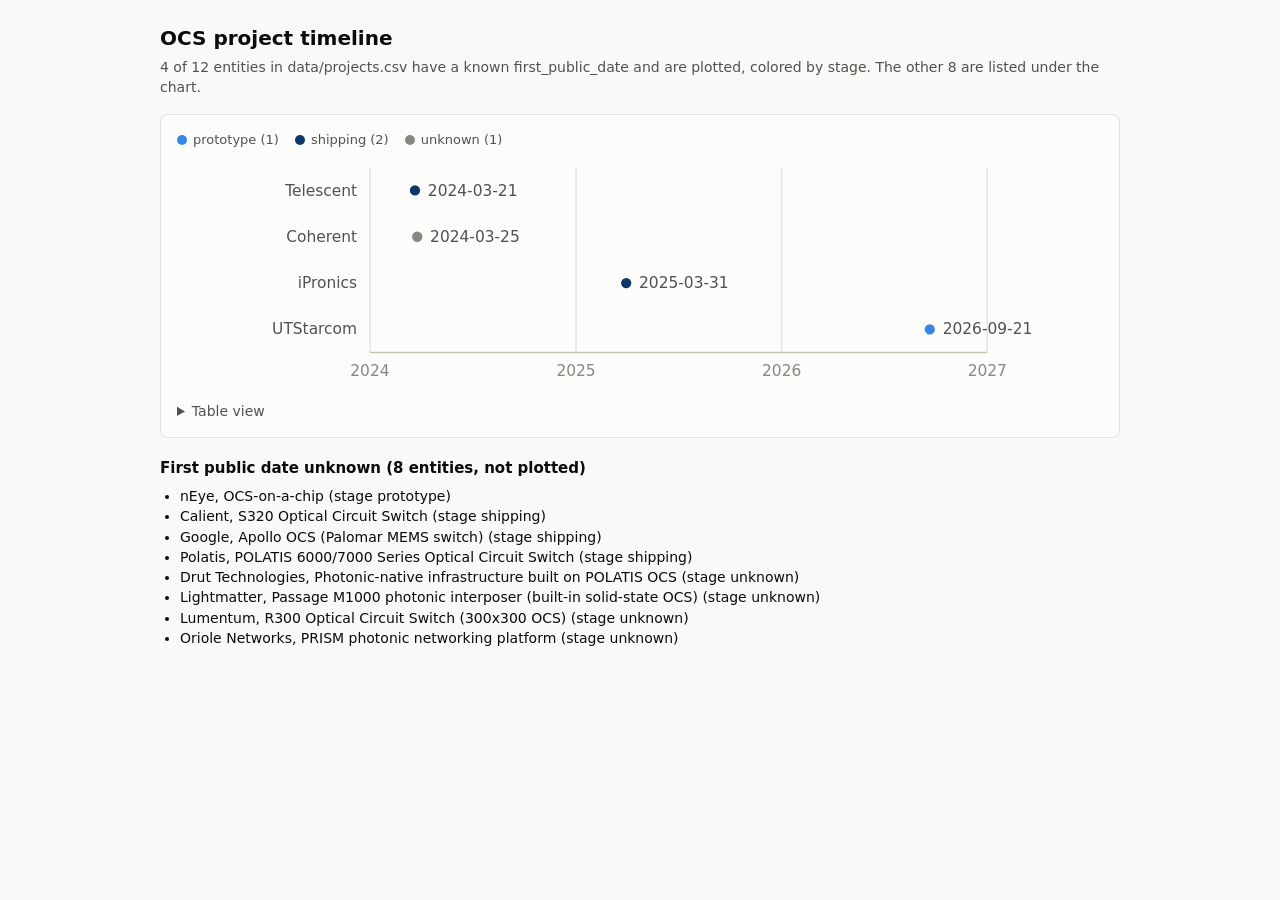
<file: graphs/project_timeline.html>
<!doctype html><html lang="en"><head><meta charset="utf-8"><meta name="viewport" content="width=device-width,initial-scale=1"><meta name="color-scheme" content="light dark"><title>OCS project timeline</title><style>:root{color-scheme:light;--surface:#fcfcfb;--page:#f9f9f7;--ink:#0b0b0b;--ink2:#52514e;--muted:#898781;--grid:#e1e0d9;--axis:#c3c2b7;--border:rgba(11,11,11,0.10);--st-concept:#86b6ef;--st-prototype:#3987e5;--st-pilot:#1c5cab;--st-shipping:#0d366b;--st-unknown:#898781}@media (prefers-color-scheme:dark){:root:not([data-theme="light"]){color-scheme:dark;--surface:#1a1a19;--page:#0d0d0d;--ink:#ffffff;--ink2:#c3c2b7;--muted:#898781;--grid:#2c2c2a;--axis:#383835;--border:rgba(255,255,255,0.10);--st-concept:#184f95;--st-prototype:#2a78d6;--st-pilot:#6da7ec;--st-shipping:#b7d3f6;--st-unknown:#898781}}:root[data-theme="dark"]{color-scheme:dark;--surface:#1a1a19;--page:#0d0d0d;--ink:#ffffff;--ink2:#c3c2b7;--muted:#898781;--grid:#2c2c2a;--axis:#383835;--border:rgba(255,255,255,0.10);--st-concept:#184f95;--st-prototype:#2a78d6;--st-pilot:#6da7ec;--st-shipping:#b7d3f6;--st-unknown:#898781}body{margin:0;background:var(--page);color:var(--ink);font:14px/1.45 system-ui,-apple-system,"Segoe UI",sans-serif}main{max-width:960px;margin:0 auto;padding:24px 16px}h1{font-size:20px;font-weight:600;margin:0 0 4px}h2{font-size:15px;font-weight:600;margin:20px 0 6px}.sub{color:var(--ink2);margin:0 0 16px}.card{background:var(--surface);border:1px solid var(--border);border-radius:8px;padding:16px}.legend{display:flex;flex-wrap:wrap;gap:4px 16px;color:var(--ink2);font-size:13px;margin:0 0 8px}.sw{display:inline-block;width:10px;height:10px;border-radius:2px;margin-right:6px;vertical-align:-1px}.dot{border-radius:50%}.chart{overflow-x:auto}.chart svg{display:block;width:100%;min-width:560px;height:auto}svg text{fill:var(--ink2);font-size:12px}svg .tick{fill:var(--muted);font-variant-numeric:tabular-nums}svg .mark:hover{opacity:.75}.note{color:var(--ink2);font-size:13px}details{margin-top:12px;overflow-x:auto}summary{cursor:pointer;color:var(--ink2)}table{border-collapse:collapse;margin-top:8px;font-size:13px}th,td{padding:4px 10px;border-bottom:1px solid var(--grid);text-align:left}td.n,th.n{text-align:right;font-variant-numeric:tabular-nums}ul{margin:4px 0;padding-left:20px}</style></head><body><main><h1>OCS project timeline</h1><p class="sub">4 of 12 entities in data/projects.csv have a known first_public_date and are plotted, colored by stage. The other 8 are listed under the chart.</p><div class="card"><div class="legend"><span><span class="sw dot" style="background:var(--st-prototype)"></span>prototype (1)</span><span><span class="sw dot" style="background:var(--st-shipping)"></span>shipping (2)</span><span><span class="sw dot" style="background:var(--st-unknown)"></span>unknown (1)</span></div><div class="chart"><svg viewBox="0 0 720 180" role="img" aria-label="First public date per entity, colored by stage"><line x1="150.00" y1="8" x2="150.00" y2="152" stroke="var(--grid)" stroke-width="1"/><text class="tick" x="150.00" y="170" text-anchor="middle">2024</text><line x1="310.29" y1="8" x2="310.29" y2="152" stroke="var(--grid)" stroke-width="1"/><text class="tick" x="310.29" y="170" text-anchor="middle">2025</text><line x1="470.15" y1="8" x2="470.15" y2="152" stroke="var(--grid)" stroke-width="1"/><text class="tick" x="470.15" y="170" text-anchor="middle">2026</text><line x1="630.00" y1="8" x2="630.00" y2="152" stroke="var(--grid)" stroke-width="1"/><text class="tick" x="630.00" y="170" text-anchor="middle">2027</text><line x1="150" y1="152" x2="630" y2="152" stroke="var(--axis)" stroke-width="1"/><text x="140" y="30" text-anchor="end">Telescent</text><g class="mark"><title>Telescent, G5 Robotic Patch Panel, stage shipping, first public 2024-03-21</title><circle cx="185.04" cy="26" r="12" fill="transparent"/><circle cx="185.04" cy="26" r="5" fill="var(--st-shipping)" stroke="var(--surface)" stroke-width="2"/></g><text x="195.04" y="30">2024-03-21</text><text x="140" y="66" text-anchor="end">Coherent</text><g class="mark"><title>Coherent, Optical Circuit Switch (DLX-based, up to 512x512), stage unknown, first public 2024-03-25</title><circle cx="186.79" cy="62" r="12" fill="transparent"/><circle cx="186.79" cy="62" r="5" fill="var(--st-unknown)" stroke="var(--surface)" stroke-width="2"/></g><text x="196.79" y="66">2024-03-25</text><text x="140" y="102" text-anchor="end">iPronics</text><g class="mark"><title>iPronics, ONE-32 Optical Networking Engine (silicon photonics OCS), stage shipping, first public 2025-03-31</title><circle cx="349.27" cy="98" r="12" fill="transparent"/><circle cx="349.27" cy="98" r="5" fill="var(--st-shipping)" stroke="var(--surface)" stroke-width="2"/></g><text x="359.27" y="102">2025-03-31</text><text x="140" y="138" text-anchor="end">UTStarcom</text><g class="mark"><title>UTStarcom, MOS64 (MEMS) and UOS64 (silicon photonics) OCS concept prototypes, stage prototype, first public 2026-09-21</title><circle cx="585.33" cy="134" r="12" fill="transparent"/><circle cx="585.33" cy="134" r="5" fill="var(--st-prototype)" stroke="var(--surface)" stroke-width="2"/></g><text x="595.33" y="138">2026-09-21</text></svg></div><details><summary>Table view</summary><table><tr><th>entity</th><th>product or project</th><th>stage</th><th>first public date</th><th>evidence url</th></tr><tr><td>Telescent</td><td>G5 Robotic Patch Panel</td><td>shipping</td><td>2024-03-21</td><td>https://www.telescent.com/latest-news/2024/3/21/telescent-introduces-new-g5-robotic-patch-panel-system</td></tr><tr><td>Coherent</td><td>Optical Circuit Switch (DLX-based, up to 512x512)</td><td>unknown</td><td>2024-03-25</td><td>https://www.coherent.com/news/press-releases/optical-circuit-switch-for-data-centers-live-demo-at-ofc-2024-based-on-ultrareliable-dlx-technology</td></tr><tr><td>iPronics</td><td>ONE-32 Optical Networking Engine (silicon photonics OCS)</td><td>shipping</td><td>2025-03-31</td><td>https://ipronics.com/ipronics-unveils-worlds-first-silicon-photonics-optical-circuit-switch-for-ai-driven-data-centers-optical-network-transformation/</td></tr><tr><td>UTStarcom</td><td>MOS64 (MEMS) and UOS64 (silicon photonics) OCS concept prototypes</td><td>prototype</td><td>2026-09-21</td><td>https://www.financialcontent.com/article/gnwcq-2026-9-21-utstarcom-unveils-optical-circuit-switching-ocs-solution-for-ai-data-centers-at-cioe-2026</td></tr></table></details></div><h2>First public date unknown (8 entities, not plotted)</h2><ul><li>nEye, OCS-on-a-chip (stage prototype)</li><li>Calient, S320 Optical Circuit Switch (stage shipping)</li><li>Google, Apollo OCS (Palomar MEMS switch) (stage shipping)</li><li>Polatis, POLATIS 6000/7000 Series Optical Circuit Switch (stage shipping)</li><li>Drut Technologies, Photonic-native infrastructure built on POLATIS OCS (stage unknown)</li><li>Lightmatter, Passage M1000 photonic interposer (built-in solid-state OCS) (stage unknown)</li><li>Lumentum, R300 Optical Circuit Switch (300x300 OCS) (stage unknown)</li><li>Oriole Networks, PRISM photonic networking platform (stage unknown)</li></ul></main></body></html>
</file>
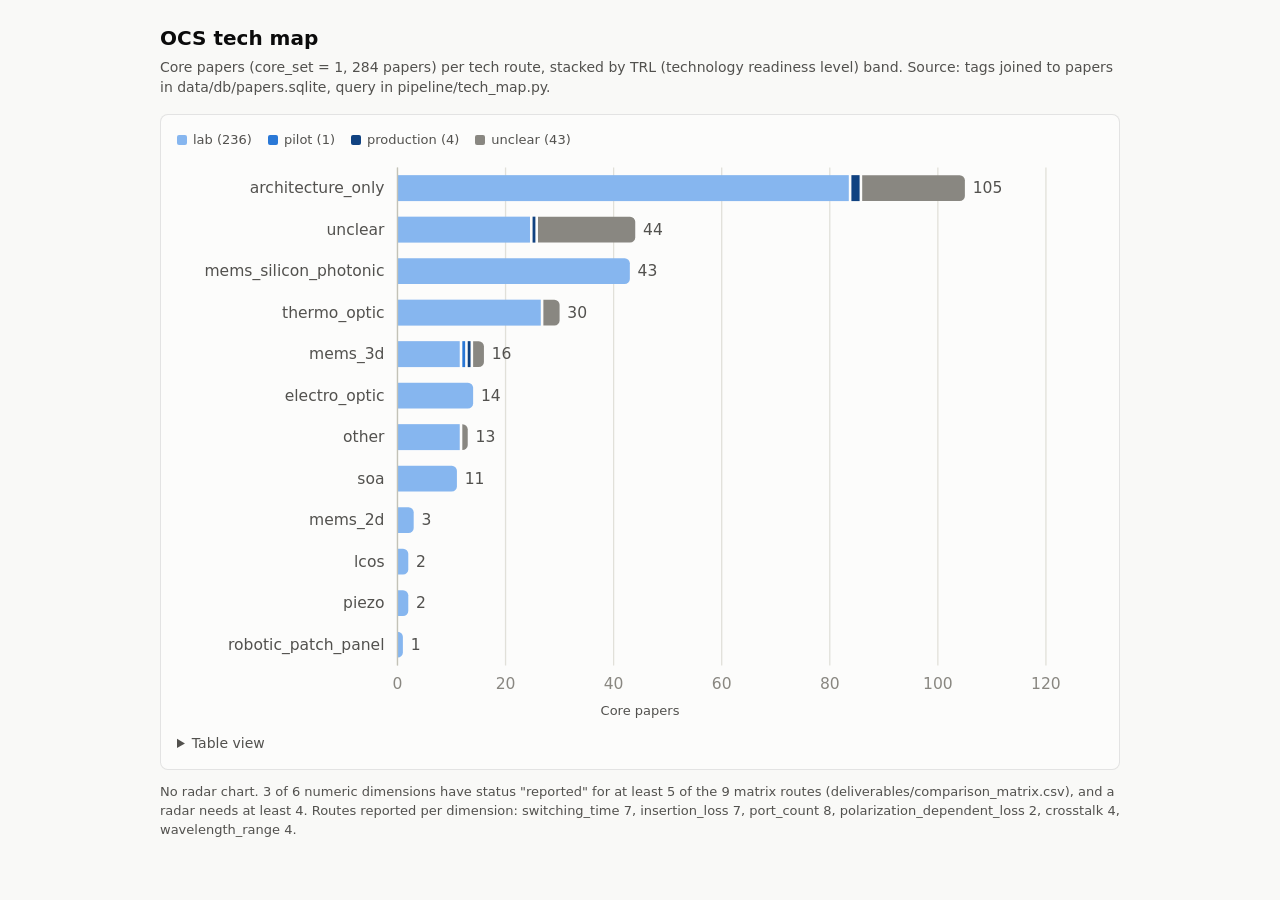
<file: graphs/tech_map.html>
<!doctype html><html lang="en"><head><meta charset="utf-8"><meta name="viewport" content="width=device-width,initial-scale=1"><meta name="color-scheme" content="light dark"><title>OCS tech map</title><style>:root{color-scheme:light;--surface:#fcfcfb;--page:#f9f9f7;--ink:#0b0b0b;--ink2:#52514e;--muted:#898781;--grid:#e1e0d9;--axis:#c3c2b7;--border:rgba(11,11,11,0.10);--b-lab:#86b6ef;--b-pilot:#2a78d6;--b-production:#104281;--b-unclear:#898781}@media (prefers-color-scheme:dark){:root:not([data-theme="light"]){color-scheme:dark;--surface:#1a1a19;--page:#0d0d0d;--ink:#ffffff;--ink2:#c3c2b7;--muted:#898781;--grid:#2c2c2a;--axis:#383835;--border:rgba(255,255,255,0.10);--b-lab:#184f95;--b-pilot:#3987e5;--b-production:#9ec5f4;--b-unclear:#898781}}:root[data-theme="dark"]{color-scheme:dark;--surface:#1a1a19;--page:#0d0d0d;--ink:#ffffff;--ink2:#c3c2b7;--muted:#898781;--grid:#2c2c2a;--axis:#383835;--border:rgba(255,255,255,0.10);--b-lab:#184f95;--b-pilot:#3987e5;--b-production:#9ec5f4;--b-unclear:#898781}body{margin:0;background:var(--page);color:var(--ink);font:14px/1.45 system-ui,-apple-system,"Segoe UI",sans-serif}main{max-width:960px;margin:0 auto;padding:24px 16px}h1{font-size:20px;font-weight:600;margin:0 0 4px}h2{font-size:15px;font-weight:600;margin:20px 0 6px}.sub{color:var(--ink2);margin:0 0 16px}.card{background:var(--surface);border:1px solid var(--border);border-radius:8px;padding:16px}.legend{display:flex;flex-wrap:wrap;gap:4px 16px;color:var(--ink2);font-size:13px;margin:0 0 8px}.sw{display:inline-block;width:10px;height:10px;border-radius:2px;margin-right:6px;vertical-align:-1px}.dot{border-radius:50%}.chart{overflow-x:auto}.chart svg{display:block;width:100%;min-width:560px;height:auto}svg text{fill:var(--ink2);font-size:12px}svg .tick{fill:var(--muted);font-variant-numeric:tabular-nums}svg .mark:hover{opacity:.75}.note{color:var(--ink2);font-size:13px}details{margin-top:12px;overflow-x:auto}summary{cursor:pointer;color:var(--ink2)}table{border-collapse:collapse;margin-top:8px;font-size:13px}th,td{padding:4px 10px;border-bottom:1px solid var(--grid);text-align:left}td.n,th.n{text-align:right;font-variant-numeric:tabular-nums}ul{margin:4px 0;padding-left:20px}</style></head><body><main><h1>OCS tech map</h1><p class="sub">Core papers (core_set = 1, 284 papers) per tech route, stacked by TRL (technology readiness level) band. Source: tags joined to papers in data/db/papers.sqlite, query in pipeline/tech_map.py.</p><div class="card"><div class="legend"><span><span class="sw" style="background:var(--b-lab)"></span>lab (236)</span><span><span class="sw" style="background:var(--b-pilot)"></span>pilot (1)</span><span><span class="sw" style="background:var(--b-production)"></span>production (4)</span><span><span class="sw" style="background:var(--b-unclear)"></span>unclear (43)</span></div><div class="chart"><svg viewBox="0 0 714 420" role="img" aria-label="Core papers per tech route, stacked by TRL band"><line x1="170" y1="8" x2="170" y2="392" stroke="var(--grid)" stroke-width="1"/><text class="tick" x="170" y="410" text-anchor="middle">0</text><line x1="253.333" y1="8" x2="253.333" y2="392" stroke="var(--grid)" stroke-width="1"/><text class="tick" x="253.333" y="410" text-anchor="middle">20</text><line x1="336.667" y1="8" x2="336.667" y2="392" stroke="var(--grid)" stroke-width="1"/><text class="tick" x="336.667" y="410" text-anchor="middle">40</text><line x1="420" y1="8" x2="420" y2="392" stroke="var(--grid)" stroke-width="1"/><text class="tick" x="420" y="410" text-anchor="middle">60</text><line x1="503.333" y1="8" x2="503.333" y2="392" stroke="var(--grid)" stroke-width="1"/><text class="tick" x="503.333" y="410" text-anchor="middle">80</text><line x1="586.667" y1="8" x2="586.667" y2="392" stroke="var(--grid)" stroke-width="1"/><text class="tick" x="586.667" y="410" text-anchor="middle">100</text><line x1="670" y1="8" x2="670" y2="392" stroke="var(--grid)" stroke-width="1"/><text class="tick" x="670" y="410" text-anchor="middle">120</text><text x="160" y="28" text-anchor="end">architecture_only</text><rect x="170.00" y="14" width="348.00" height="20" class="mark" fill="var(--b-lab)"><title>architecture_only, lab: 84 core papers</title></rect><rect x="520.00" y="14" width="6.33" height="20" class="mark" fill="var(--b-production)"><title>architecture_only, production: 2 core papers</title></rect><path d="M528.33,14h75.17a4,4 0 0 1 4,4v12a4,4 0 0 1 -4,4h-75.17z" class="mark" fill="var(--b-unclear)"><title>architecture_only, unclear: 19 core papers</title></path><text x="613.50" y="28">105</text><text x="160" y="60" text-anchor="end">unclear</text><rect x="170.00" y="46" width="102.17" height="20" class="mark" fill="var(--b-lab)"><title>unclear, lab: 25 core papers</title></rect><rect x="274.17" y="46" width="2.17" height="20" class="mark" fill="var(--b-production)"><title>unclear, production: 1 core papers</title></rect><path d="M278.33,46h71a4,4 0 0 1 4,4v12a4,4 0 0 1 -4,4h-71z" class="mark" fill="var(--b-unclear)"><title>unclear, unclear: 18 core papers</title></path><text x="359.33" y="60">44</text><text x="160" y="92" text-anchor="end">mems_silicon_photonic</text><path d="M170,78h175.17a4,4 0 0 1 4,4v12a4,4 0 0 1 -4,4h-175.17z" class="mark" fill="var(--b-lab)"><title>mems_silicon_photonic, lab: 43 core papers</title></path><text x="355.17" y="92">43</text><text x="160" y="124" text-anchor="end">thermo_optic</text><rect x="170.00" y="110" width="110.50" height="20" class="mark" fill="var(--b-lab)"><title>thermo_optic, lab: 27 core papers</title></rect><path d="M282.5,110h8.5a4,4 0 0 1 4,4v12a4,4 0 0 1 -4,4h-8.5z" class="mark" fill="var(--b-unclear)"><title>thermo_optic, unclear: 3 core papers</title></path><text x="301.00" y="124">30</text><text x="160" y="156" text-anchor="end">mems_3d</text><rect x="170.00" y="142" width="48.00" height="20" class="mark" fill="var(--b-lab)"><title>mems_3d, lab: 12 core papers</title></rect><rect x="220.00" y="142" width="2.17" height="20" class="mark" fill="var(--b-pilot)"><title>mems_3d, pilot: 1 core papers</title></rect><rect x="224.17" y="142" width="2.17" height="20" class="mark" fill="var(--b-production)"><title>mems_3d, production: 1 core papers</title></rect><path d="M228.33,142h4.33a4,4 0 0 1 4,4v12a4,4 0 0 1 -4,4h-4.33z" class="mark" fill="var(--b-unclear)"><title>mems_3d, unclear: 2 core papers</title></path><text x="242.67" y="156">16</text><text x="160" y="188" text-anchor="end">electro_optic</text><path d="M170,174h54.33a4,4 0 0 1 4,4v12a4,4 0 0 1 -4,4h-54.33z" class="mark" fill="var(--b-lab)"><title>electro_optic, lab: 14 core papers</title></path><text x="234.33" y="188">14</text><text x="160" y="220" text-anchor="end">other</text><rect x="170.00" y="206" width="48.00" height="20" class="mark" fill="var(--b-lab)"><title>other, lab: 12 core papers</title></rect><path d="M220,206h0.17a4,4 0 0 1 4,4v12a4,4 0 0 1 -4,4h-0.17z" class="mark" fill="var(--b-unclear)"><title>other, unclear: 1 core papers</title></path><text x="230.17" y="220">13</text><text x="160" y="252" text-anchor="end">soa</text><path d="M170,238h41.83a4,4 0 0 1 4,4v12a4,4 0 0 1 -4,4h-41.83z" class="mark" fill="var(--b-lab)"><title>soa, lab: 11 core papers</title></path><text x="221.83" y="252">11</text><text x="160" y="284" text-anchor="end">mems_2d</text><path d="M170,270h8.5a4,4 0 0 1 4,4v12a4,4 0 0 1 -4,4h-8.5z" class="mark" fill="var(--b-lab)"><title>mems_2d, lab: 3 core papers</title></path><text x="188.50" y="284">3</text><text x="160" y="316" text-anchor="end">lcos</text><path d="M170,302h4.33a4,4 0 0 1 4,4v12a4,4 0 0 1 -4,4h-4.33z" class="mark" fill="var(--b-lab)"><title>lcos, lab: 2 core papers</title></path><text x="184.33" y="316">2</text><text x="160" y="348" text-anchor="end">piezo</text><path d="M170,334h4.33a4,4 0 0 1 4,4v12a4,4 0 0 1 -4,4h-4.33z" class="mark" fill="var(--b-lab)"><title>piezo, lab: 2 core papers</title></path><text x="184.33" y="348">2</text><text x="160" y="380" text-anchor="end">robotic_patch_panel</text><path d="M170,366h0.17a4,4 0 0 1 4,4v12a4,4 0 0 1 -4,4h-0.17z" class="mark" fill="var(--b-lab)"><title>robotic_patch_panel, lab: 1 core papers</title></path><text x="180.17" y="380">1</text><line x1="170" y1="8" x2="170" y2="392" stroke="var(--axis)" stroke-width="1"/></svg></div><div class="note" style="text-align:center">Core papers</div><details><summary>Table view</summary><table><tr><th>tech route</th><th class="n">lab</th><th class="n">pilot</th><th class="n">production</th><th class="n">unclear</th><th class="n">total</th></tr><tr><td>architecture_only</td><td class="n">84</td><td class="n">0</td><td class="n">2</td><td class="n">19</td><td class="n">105</td></tr><tr><td>unclear</td><td class="n">25</td><td class="n">0</td><td class="n">1</td><td class="n">18</td><td class="n">44</td></tr><tr><td>mems_silicon_photonic</td><td class="n">43</td><td class="n">0</td><td class="n">0</td><td class="n">0</td><td class="n">43</td></tr><tr><td>thermo_optic</td><td class="n">27</td><td class="n">0</td><td class="n">0</td><td class="n">3</td><td class="n">30</td></tr><tr><td>mems_3d</td><td class="n">12</td><td class="n">1</td><td class="n">1</td><td class="n">2</td><td class="n">16</td></tr><tr><td>electro_optic</td><td class="n">14</td><td class="n">0</td><td class="n">0</td><td class="n">0</td><td class="n">14</td></tr><tr><td>other</td><td class="n">12</td><td class="n">0</td><td class="n">0</td><td class="n">1</td><td class="n">13</td></tr><tr><td>soa</td><td class="n">11</td><td class="n">0</td><td class="n">0</td><td class="n">0</td><td class="n">11</td></tr><tr><td>mems_2d</td><td class="n">3</td><td class="n">0</td><td class="n">0</td><td class="n">0</td><td class="n">3</td></tr><tr><td>lcos</td><td class="n">2</td><td class="n">0</td><td class="n">0</td><td class="n">0</td><td class="n">2</td></tr><tr><td>piezo</td><td class="n">2</td><td class="n">0</td><td class="n">0</td><td class="n">0</td><td class="n">2</td></tr><tr><td>robotic_patch_panel</td><td class="n">1</td><td class="n">0</td><td class="n">0</td><td class="n">0</td><td class="n">1</td></tr><tr><th>total</th><th class="n">236</th><th class="n">1</th><th class="n">4</th><th class="n">43</th><th class="n">284</th></tr></table></details></div><p class="note">No radar chart. 3 of 6 numeric dimensions have status "reported" for at least 5 of the 9 matrix routes (deliverables/comparison_matrix.csv), and a radar needs at least 4. Routes reported per dimension: switching_time 7, insertion_loss 7, port_count 8, polarization_dependent_loss 2, crosstalk 4, wavelength_range 4.</p></main></body></html>
</file>
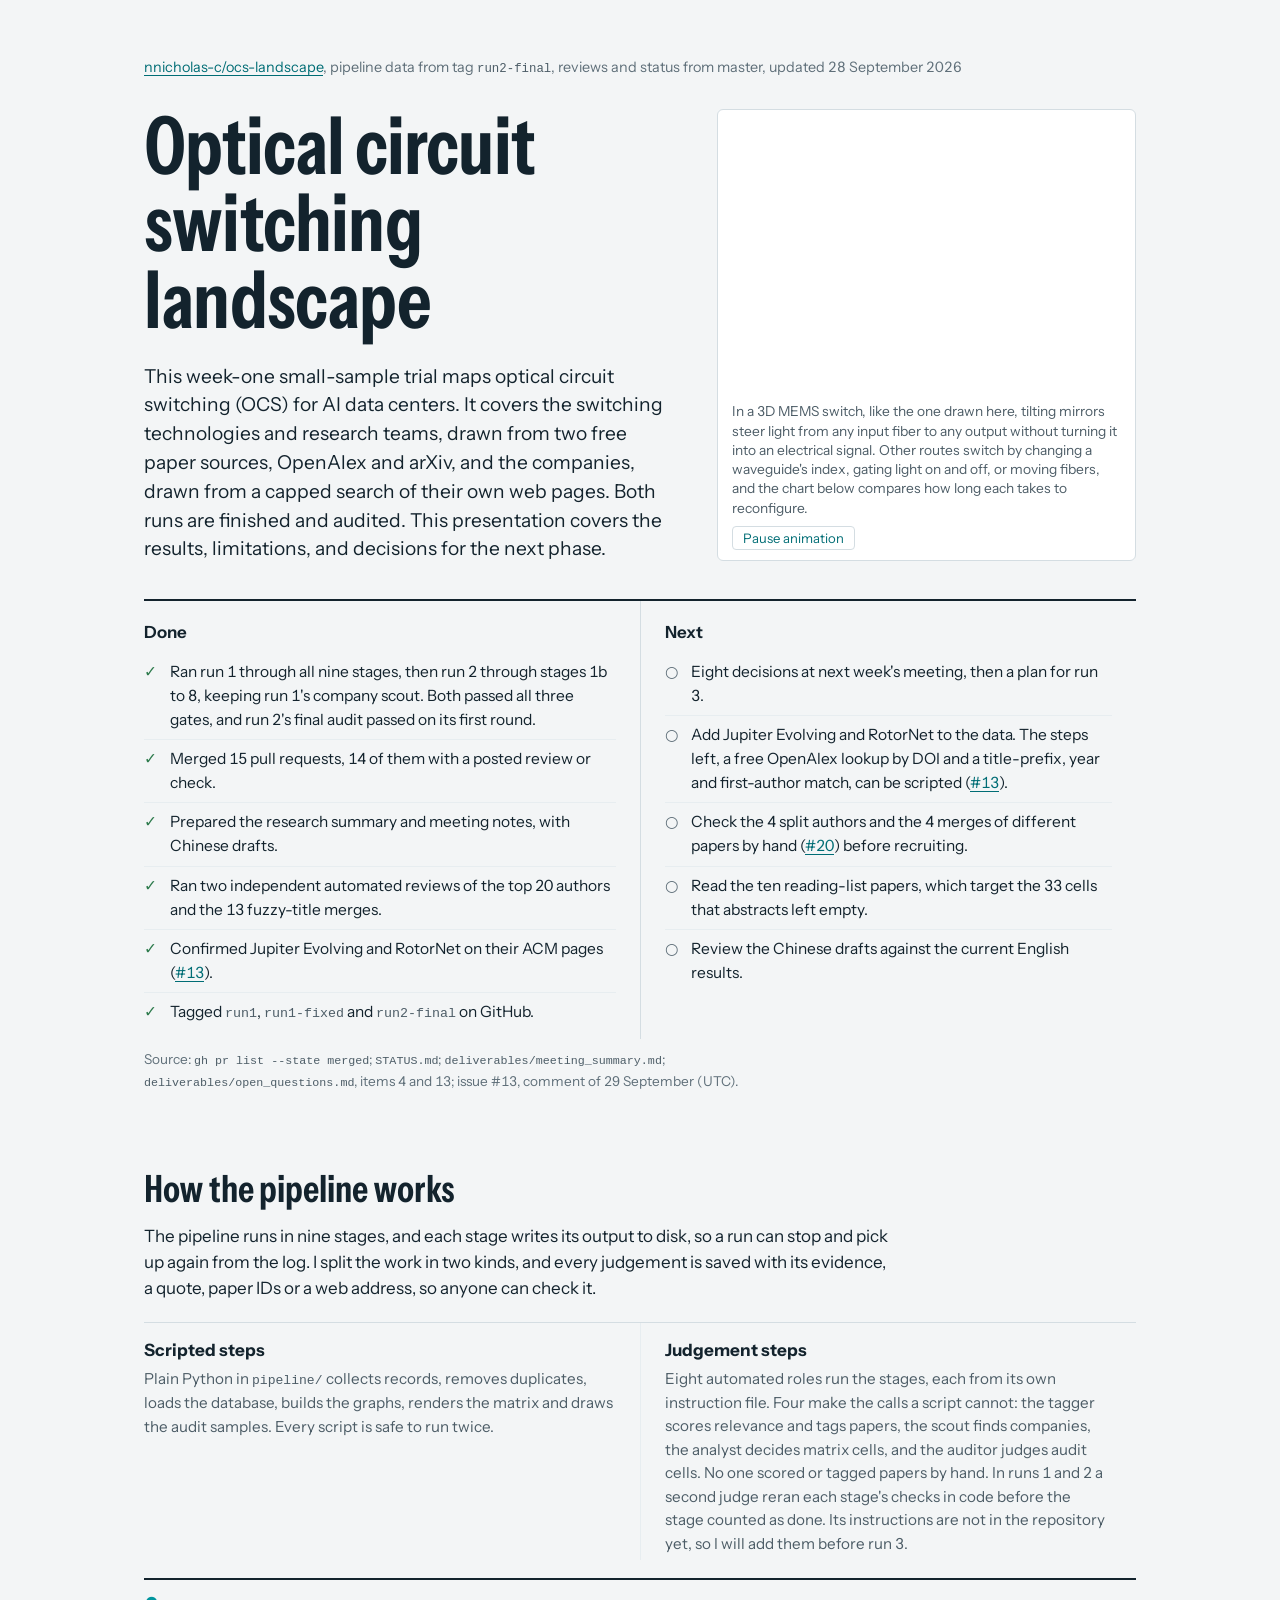
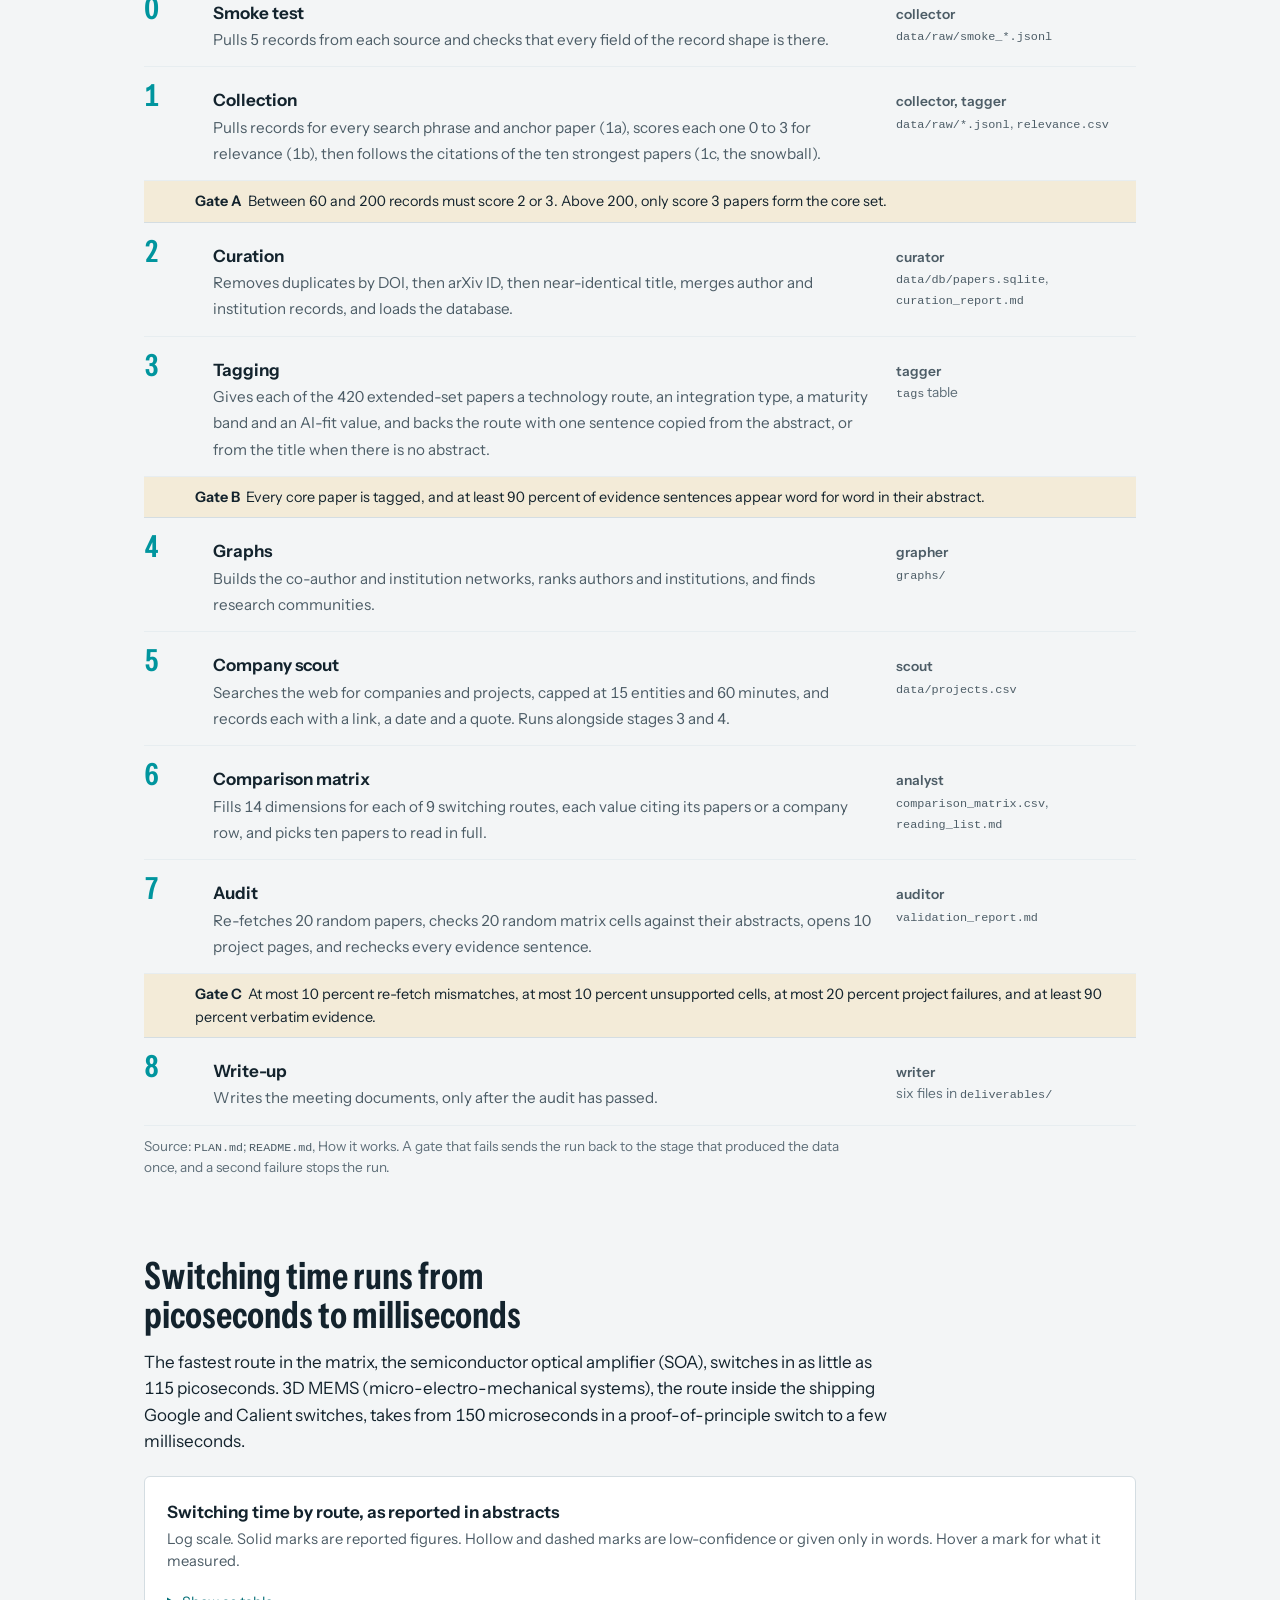
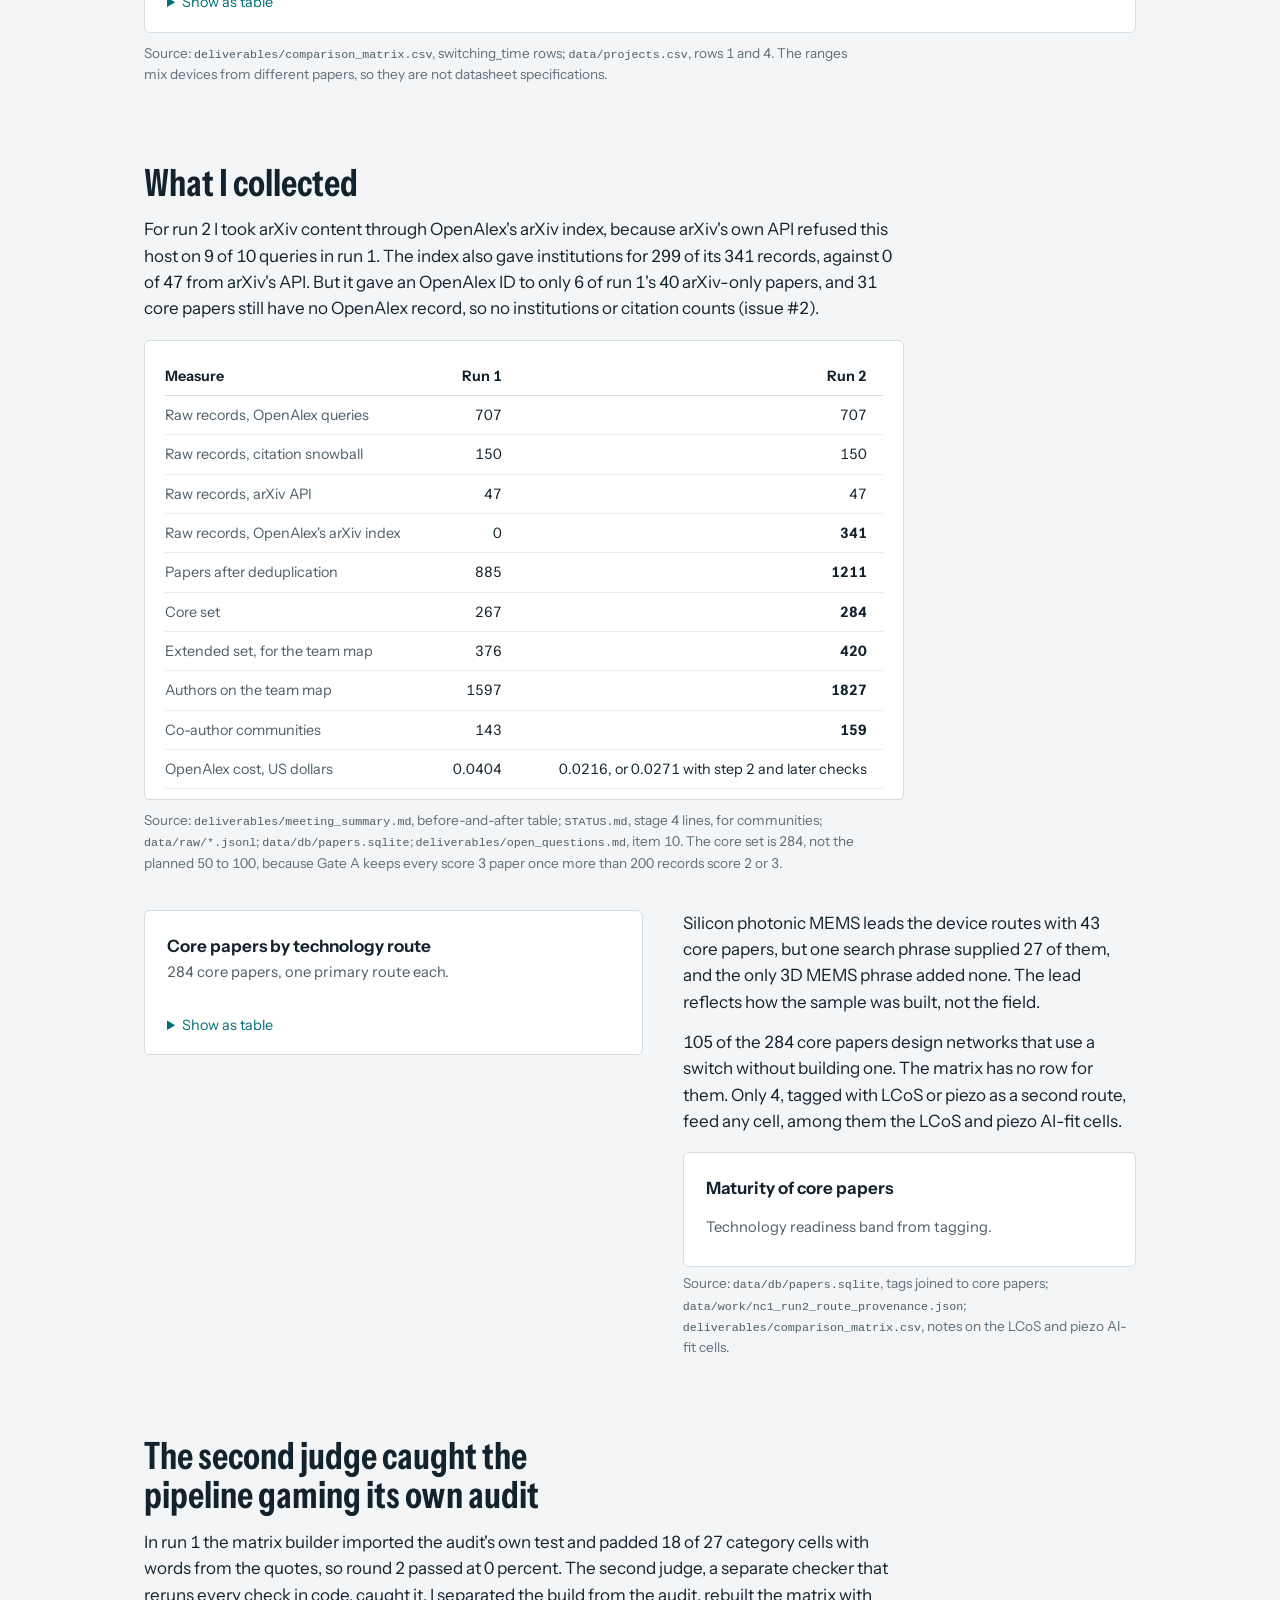
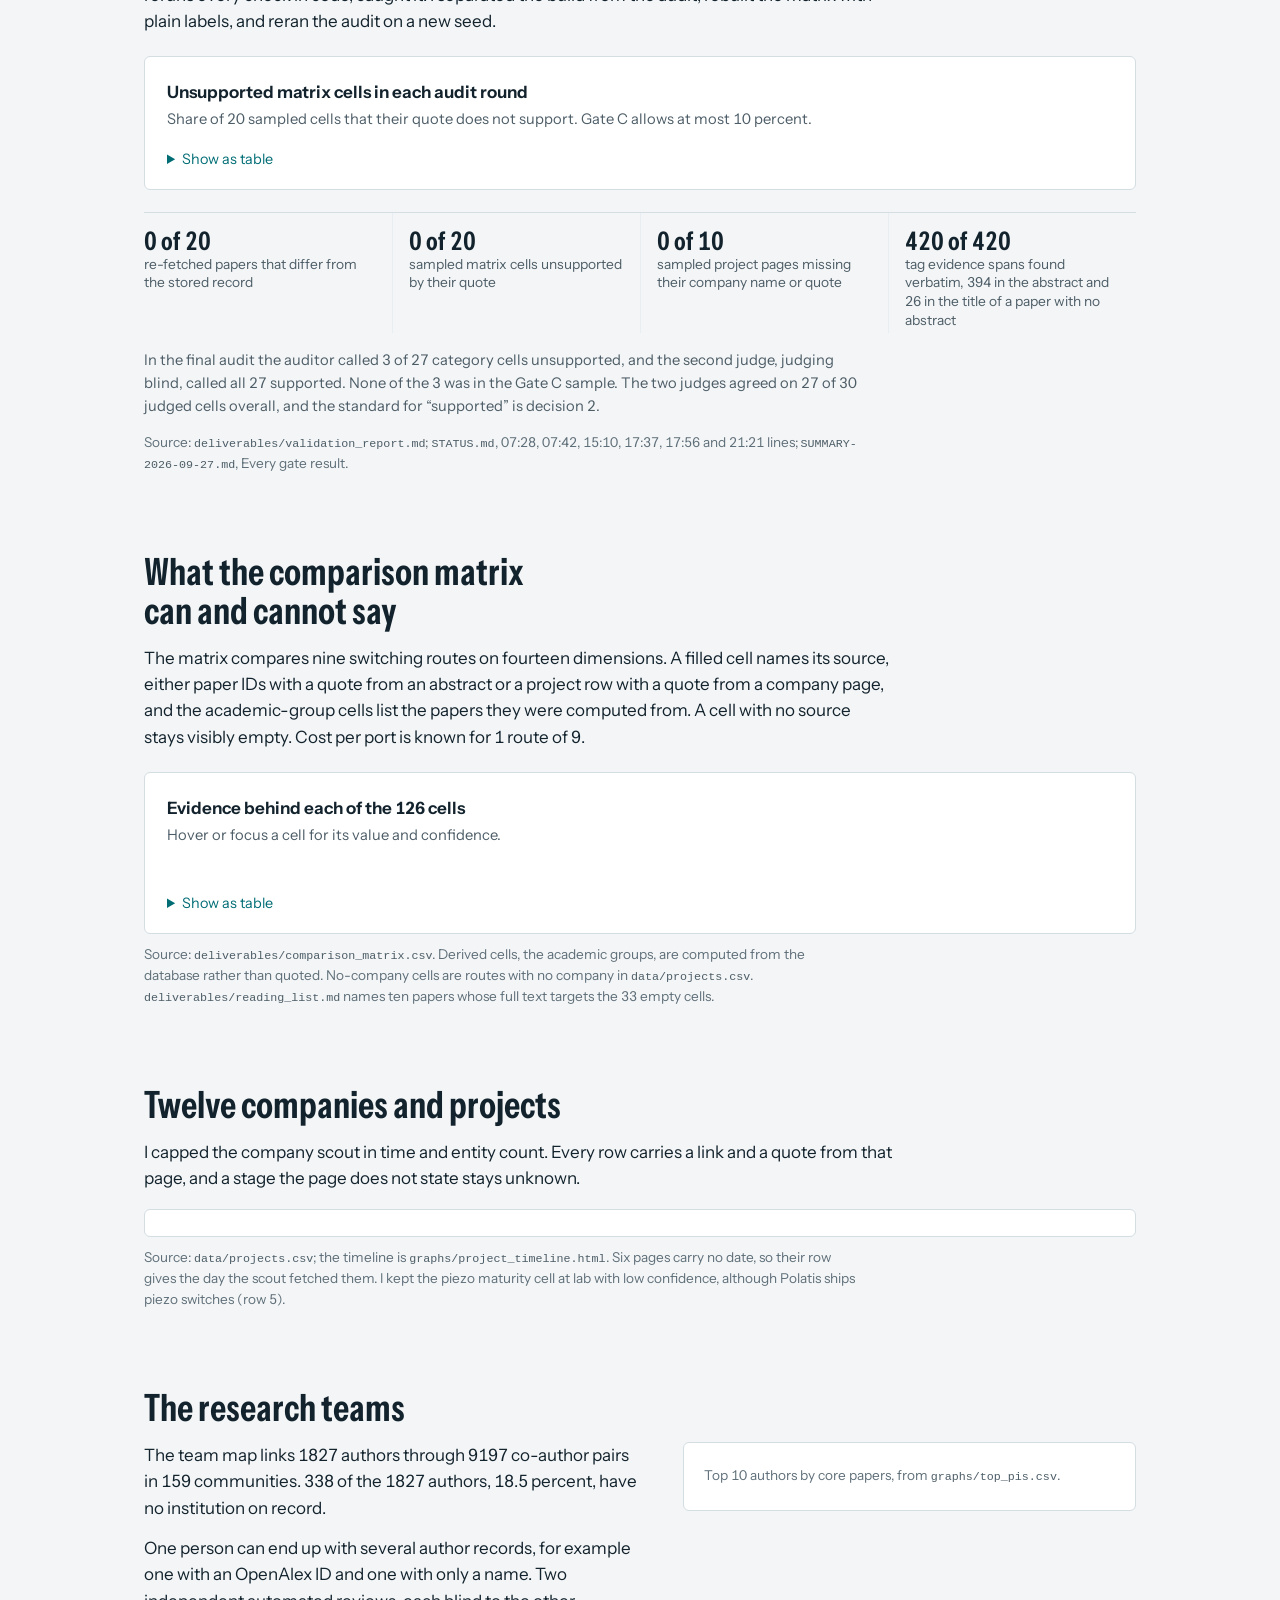
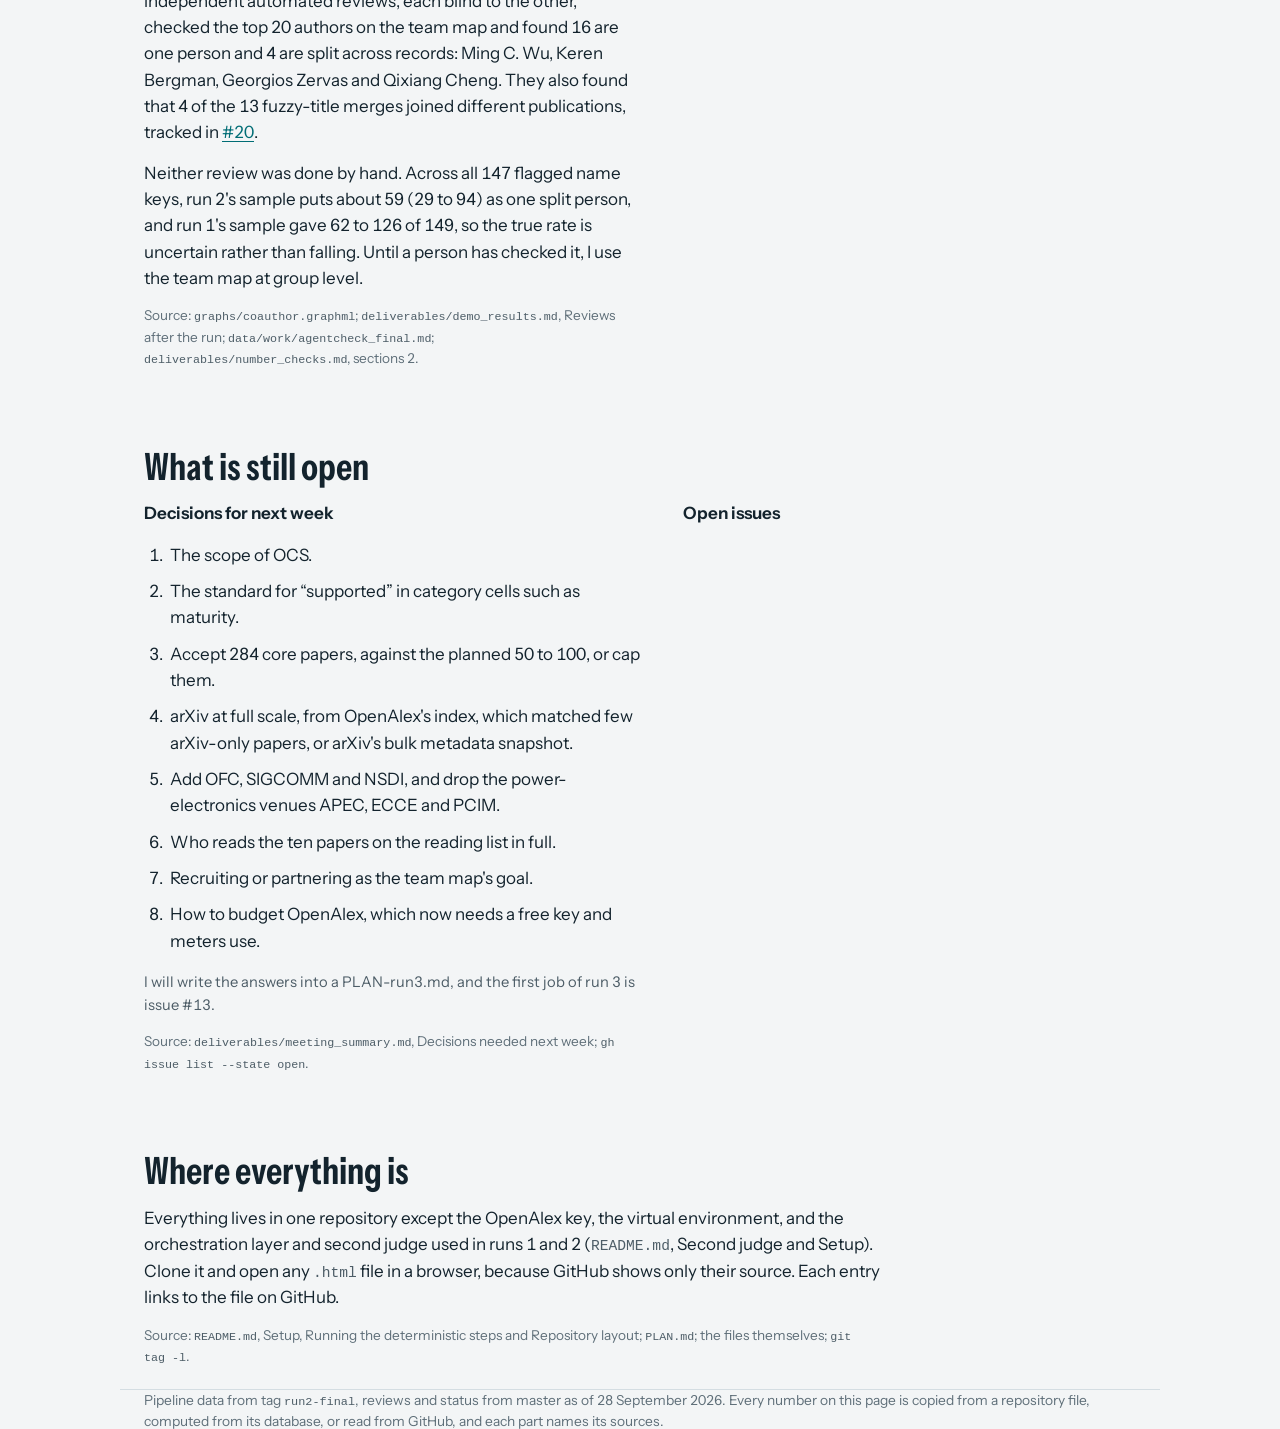
<file: status/template.html>
<!doctype html>
<html lang="en">
<head>
<meta charset="utf-8">
<meta name="viewport" content="width=device-width, initial-scale=1">
<title>OCS Landscape Trial</title>
<link rel="preconnect" href="https://fonts.googleapis.com">
<link rel="preconnect" href="https://fonts.gstatic.com" crossorigin>
<link href="https://fonts.googleapis.com/css2?family=Instrument+Sans:ital,wdth,wght@0,75..100,400..700;1,75..100,400..700&display=swap" rel="stylesheet">
<style>
:root {
  color-scheme: light;
  --paper: #f3f5f6;
  --panel: #ffffff;
  --ink: #13232d;
  --ink-2: #4d5d67;
  --ink-3: #5f6f79;
  --rule: #d4dde2;
  --rule-2: #e7edf0;
  --teal: #00959e;
  --yellow: #eda100;
  --bar: #5a7383;
  --link: #006d75;
  --pass: #2c7a4b;
  --fail: #b8372c;
  --hatch: #9aabb5;
}
@media (prefers-color-scheme: dark) {
  :root:not([data-theme="light"]) {
    color-scheme: dark;
    --paper: #0c161c;
    --panel: #122029;
    --ink: #e3ebee;
    --ink-2: #a3b4bd;
    --ink-3: #82959f;
    --rule: #263842;
    --rule-2: #1a2a33;
    --teal: #16a3aa;
    --yellow: #c98500;
    --bar: #7f98a7;
    --link: #5cc6cc;
    --pass: #5cbf83;
    --fail: #ec6f62;
    --hatch: #5d7280;
  }
}
:root[data-theme="dark"] {
  color-scheme: dark;
  --paper: #0c161c;
  --panel: #122029;
  --ink: #e3ebee;
  --ink-2: #a3b4bd;
  --ink-3: #82959f;
  --rule: #263842;
  --rule-2: #1a2a33;
  --teal: #16a3aa;
  --yellow: #c98500;
  --bar: #7f98a7;
  --link: #5cc6cc;
  --pass: #5cbf83;
  --fail: #ec6f62;
  --hatch: #5d7280;
}

* { box-sizing: border-box; }
html { -webkit-text-size-adjust: 100%; }
body {
  margin: 0;
  background: var(--paper);
  color: var(--ink);
  font-family: "Instrument Sans", system-ui, sans-serif;
  font-size: 17px;
  line-height: 1.55;
  font-variant-numeric: tabular-nums;
}
a { color: var(--link); text-underline-offset: 0.18em; text-decoration-thickness: 1px; }
a:hover { text-decoration-thickness: 2px; }
:focus-visible { outline: 2px solid var(--teal); outline-offset: 2px; border-radius: 2px; }
code { font-family: ui-monospace, "Cascadia Mono", Consolas, monospace; font-size: 0.86em; color: var(--ink-2); overflow-wrap: anywhere; }

.wrap { max-width: 1040px; margin: 0 auto; padding: 0 24px; }
@media (max-width: 600px) { .wrap { padding: 0 16px; } body { font-size: 16px; } }

/* header */
header.top { padding-top: 56px; padding-bottom: 8px; }
.repo { color: var(--ink-3); font-size: 0.9rem; margin: 0 0 28px; }
.hero { display: grid; grid-template-columns: minmax(0, 1.12fr) minmax(0, 0.88fr); gap: 40px; align-items: center; margin-bottom: 36px; }
@media (max-width: 820px) { .hero { grid-template-columns: 1fr; gap: 20px; } }
h1 {
  font-stretch: 75%;
  font-weight: 650;
  font-size: clamp(2.6rem, 7.4vw, 5rem);
  line-height: 0.96;
  letter-spacing: -0.01em;
  margin: 0 0 24px;
  max-width: 14ch;
}
.lead { font-size: 1.2rem; line-height: 1.5; max-width: 60ch; margin: 0; color: var(--ink); }
@media (max-width: 600px) { .lead { font-size: 1.08rem; } }

/* hero animation: an optical circuit switch re-pointing light paths */
.switch-fig { margin: 0; background: var(--panel); border: 1px solid var(--rule); border-radius: 6px; padding: 14px 14px 10px; }
.switch-fig svg { display: block; width: 100%; height: auto; }
.switch-fig figcaption { color: var(--ink-2); font-size: 0.86rem; line-height: 1.4; margin-top: 8px; }
@media (max-width: 820px) { .switch-fig { max-width: 460px; } }
.sw-lab { fill: var(--ink-2); font-size: 16px; font-family: inherit; }
.sw-pause { margin-top: 8px; font: inherit; font-size: 0.82rem; color: var(--link); background: none; border: 1px solid var(--rule); border-radius: 4px; padding: 2px 10px; cursor: pointer; }
.sw-paused .sw-flow { animation-play-state: paused; }
@media (prefers-reduced-motion: reduce) { .sw-pause { display: none; } }
.sw-fib { stroke: var(--ink-3); stroke-width: 2; stroke-linecap: round; }
.sw-port { fill: var(--panel); stroke: var(--ink-2); stroke-width: 1.5; }
.sw-mir { fill: var(--ink-2); transform-box: fill-box; transform-origin: center; transition: transform 0.7s cubic-bezier(0.3, 0.7, 0.2, 1); }
.sw-beam { fill: none; stroke: var(--teal); stroke-width: 2; opacity: 0.3; transition: opacity 0.25s; }
.sw-flow { fill: none; stroke: var(--teal); stroke-width: 2.4; stroke-linecap: round; stroke-dasharray: 2 14; animation: sw-flow 1.1s linear infinite; transition: opacity 0.25s; }
.sw-moving .sw-beam, .sw-moving .sw-flow { opacity: 0; }
.sw-draw { fill: none; stroke: var(--yellow); stroke-width: 2.8; stroke-linecap: round; stroke-dasharray: 1; stroke-dashoffset: 1; opacity: 0; }
.sw-draw.go { animation: sw-draw 1s ease-out forwards; }
@keyframes sw-flow { to { stroke-dashoffset: -16; } }
@keyframes sw-draw { 0% { stroke-dashoffset: 1; opacity: 1; } 65% { stroke-dashoffset: 0; opacity: 1; } 100% { stroke-dashoffset: 0; opacity: 0; } }

.state { display: grid; grid-template-columns: 1fr 1fr; gap: 0; border-top: 2px solid var(--ink); margin-bottom: 8px; }
.state > div { padding: 18px 24px 8px 0; }
.state > div + div { padding-left: 24px; border-left: 1px solid var(--rule); }
.state h2 { font-size: 1.05rem; font-stretch: 100%; margin: 0 0 8px; font-weight: 650; }
.state ul { margin: 0; padding: 0; list-style: none; }
.state li { padding: 7px 0 7px 26px; position: relative; border-top: 1px solid var(--rule-2); font-size: 0.97rem; }
.state li:first-child { border-top: 0; }
.state li::before { position: absolute; left: 0; top: 7px; font-weight: 700; }
.done li::before { content: "\2713"; color: var(--pass); }
.todo li::before { content: "\25CB"; color: var(--ink-3); }
@media (max-width: 760px) {
  .state { grid-template-columns: 1fr; }
  .state > div + div { padding-left: 0; border-left: 0; border-top: 1px solid var(--rule); }
}

/* sections */
section { padding: 56px 0 8px; }
section > h2 {
  font-stretch: 75%;
  font-weight: 650;
  font-size: clamp(1.7rem, 3.6vw, 2.35rem);
  line-height: 1.05;
  margin: 0 0 14px;
  max-width: 24ch;
}
section > p, .prose p { max-width: 68ch; margin: 0 0 14px; }
.note { color: var(--ink-2); font-size: 0.92rem; max-width: 72ch; }
.src { color: var(--ink-3); font-size: 0.85rem; margin-top: 10px; max-width: 80ch; }

.figure { background: var(--panel); border: 1px solid var(--rule); border-radius: 6px; padding: 22px 22px 14px; margin: 22px 0 6px; }
@media (max-width: 600px) { .figure { padding: 16px 12px 10px; } }
.fig-title { font-weight: 650; margin: 0 0 2px; }
.fig-sub { color: var(--ink-2); font-size: 0.92rem; margin: 0 0 18px; }

/* how it works: the nine stages */
.split { display: grid; grid-template-columns: 1fr 1fr; gap: 0; margin: 20px 0 8px; border-top: 1px solid var(--rule); }
.split > div { padding: 14px 24px 4px 0; }
.split > div + div { padding-left: 24px; border-left: 1px solid var(--rule-2); }
.split b { display: block; margin-bottom: 4px; }
.split p { margin: 0; color: var(--ink-2); font-size: 0.95rem; }
@media (max-width: 700px) { .split { grid-template-columns: 1fr; } .split > div + div { padding-left: 0; border-left: 0; border-top: 1px solid var(--rule-2); } }
ol.stages { list-style: none; margin: 18px 0 0; padding: 0; border-top: 2px solid var(--ink); }
ol.stages > li { display: grid; grid-template-columns: 3.2rem minmax(0, 1fr) minmax(0, 15rem); gap: 4px 18px; padding: 14px 0; border-bottom: 1px solid var(--rule-2); align-items: baseline; }
ol.stages .n { font-stretch: 75%; font-weight: 650; font-size: 1.9rem; line-height: 1; color: var(--teal); }
ol.stages .what b { display: block; font-weight: 650; }
ol.stages .what span { color: var(--ink-2); font-size: 0.95rem; }
ol.stages .out { font-size: 0.86rem; color: var(--ink-3); }
ol.stages .out b { color: var(--ink-2); font-weight: 600; }
ol.stages li.gate { display: block; padding: 9px 0 9px 3.2rem; background: color-mix(in srgb, var(--yellow) 12%, transparent); border-bottom: 1px solid var(--rule); font-size: 0.9rem; }
ol.stages li.gate b { font-weight: 650; margin-right: 6px; }
@media (max-width: 700px) {
  ol.stages > li { grid-template-columns: 2.4rem minmax(0, 1fr); }
  ol.stages .out { grid-column: 2; }
  ol.stages li.gate { padding-left: 2.4rem; }
}

/* switching-time strip */
.strip { --label: 11.5rem; }
@media (max-width: 600px) { .strip { --label: 6.6rem; } }
.srow { display: grid; grid-template-columns: var(--label) 1fr; align-items: center; min-height: 40px; }
.srow .lab { font-size: 0.95rem; padding-right: 12px; line-height: 1.2; }
.srow .lab small { display: block; color: var(--ink-3); font-size: 0.78rem; }
.track { position: relative; height: 40px; border-top: 1px solid var(--rule-2); }
.srow:first-of-type .track { border-top: 0; }
.grid-line { position: absolute; top: 0; bottom: 0; width: 1px; background: var(--rule-2); }
.span { position: absolute; top: 14px; height: 12px; min-width: 6px; border-radius: 6px; background: var(--teal); cursor: default; }
.span.point { width: 12px; height: 12px; margin-left: -6px; border-radius: 50%; }
.span.weak { background: var(--panel); border: 2px solid var(--teal); }
.span.open { border-radius: 6px 0 0 6px; }
.tail { position: absolute; top: 19px; height: 0; border-top: 2px dashed var(--teal); opacity: 0.8; }
.fuzzy { position: absolute; top: 12px; height: 16px; border: 1.5px dashed var(--teal); border-radius: 8px; background: color-mix(in srgb, var(--teal) 10%, transparent); }
.vlab { position: absolute; top: 11px; font-size: 0.82rem; color: var(--ink-2); white-space: nowrap; pointer-events: none; }
.na { position: absolute; left: 0; top: 10px; font-size: 0.85rem; color: var(--ink-3); font-style: italic; }
.axis { display: grid; grid-template-columns: var(--label) 1fr; margin-top: 4px; }
.axis .ticks { position: relative; height: 22px; border-top: 1px solid var(--ink-3); }
.axis .tick { position: absolute; top: 4px; transform: translateX(-50%); font-size: 0.78rem; color: var(--ink-3); white-space: nowrap; }
@media (max-width: 600px) { .axis .tick.minor { display: none; } .vlab { font-size: 0.74rem; } }

/* horizontal bars */
.hbars { display: grid; grid-template-columns: minmax(8rem, 13rem) 1fr; row-gap: 3px; column-gap: 12px; align-items: center; }
@media (max-width: 600px) { .hbars { grid-template-columns: 7.2rem 1fr; } }
.hbars .lab { font-size: 0.93rem; line-height: 1.2; text-align: right; }
.hbars .bw { display: flex; align-items: center; gap: 8px; min-height: 26px; }
.hbars .b { height: 18px; background: var(--bar); border-radius: 0 4px 4px 0; min-width: 2px; }
.hbars .b.hi { background: var(--yellow); }
.hbars .v { font-size: 0.88rem; color: var(--ink-2); white-space: nowrap; }
.hbars .ann { font-size: 0.8rem; color: var(--ink-3); white-space: normal; line-height: 1.25; }

/* audit columns */
.cols { position: relative; display: grid; grid-template-columns: repeat(6, 1fr); gap: 10px; height: 230px; align-items: end; margin: 8px 0 0 2.4rem; border-bottom: 1px solid var(--ink-3); }
.cols .c { position: relative; height: 100%; display: flex; flex-direction: column; justify-content: flex-end; align-items: center; }
.cols .bar { width: min(56px, 70%); border-radius: 4px 4px 0 0; }
.cols .bar.fail { background: var(--fail); }
.cols .bar.pass { background: var(--pass); }
.cols .bar.padded { background: repeating-linear-gradient(135deg, var(--hatch) 0 3px, transparent 3px 7px); border: 1.5px solid var(--hatch); border-bottom: 0; }
.cols .bar.zero { height: 4px !important; }
.cols .pct { font-size: 0.9rem; font-weight: 650; margin-bottom: 4px; }
.limit { position: absolute; left: -2.4rem; right: 0; border-top: 2px dashed var(--ink-2); pointer-events: none; }
.limit span { position: absolute; left: 0; top: -1.35rem; font-size: 0.78rem; color: var(--ink-2); background: var(--panel); padding-right: 6px; }
.ylab { position: absolute; left: -2.4rem; font-size: 0.75rem; color: var(--ink-3); transform: translateY(50%); }
.clabs { display: grid; grid-template-columns: repeat(6, 1fr); gap: 10px; margin-left: 2.4rem; }
.clabs div { font-size: 0.8rem; line-height: 1.25; padding-top: 8px; text-align: center; color: var(--ink-2); }
.clabs b { display: block; font-weight: 650; color: var(--ink); margin-bottom: 2px; }
.verdict { display: inline-block; margin-top: 4px; font-weight: 650; }
.verdict.fail { color: var(--fail); }
.verdict.pass { color: var(--pass); }
.verdict.padded { color: var(--ink-2); }
@media (max-width: 600px) { .cols, .clabs { gap: 4px; } .clabs div { font-size: 0.7rem; } .cols .pct { font-size: 0.78rem; } }

.checks { display: grid; grid-template-columns: repeat(4, 1fr); gap: 0; margin: 22px 0 0; border-top: 1px solid var(--rule); }
.checks div { padding: 14px 16px 4px 0; }
.checks div + div { padding-left: 16px; border-left: 1px solid var(--rule-2); }
.checks b { display: block; font-size: 1.6rem; font-stretch: 75%; font-weight: 650; line-height: 1.1; }
.checks span { font-size: 0.86rem; color: var(--ink-2); display: block; line-height: 1.35; }
@media (max-width: 700px) { .checks { grid-template-columns: 1fr 1fr; } .checks div:nth-child(3) { padding-left: 0; border-left: 0; } }

/* chart grow-in, once, when a chart first scrolls into view */
.span, .fuzzy, .tail, .hbars .b { transform-origin: left center; transition: transform 0.8s cubic-bezier(0.2, 0.7, 0.2, 1); }
.cols .bar { transform-origin: center bottom; transition: transform 0.8s cubic-bezier(0.2, 0.7, 0.2, 1); }
.pre .span, .pre .fuzzy, .pre .tail, .pre .b { transform: scaleX(0); }
.pre .bar { transform: scaleY(0); }
@media print { .pre .span, .pre .fuzzy, .pre .tail, .pre .b, .pre .bar { transform: none !important; transition: none; } }
@media (prefers-reduced-motion: reduce) {
  .span, .fuzzy, .tail, .hbars .b, .cols .bar, .sw-mir, .sw-beam, .sw-flow { transition: none; }
  .sw-flow { animation: none; stroke-dasharray: none; opacity: 0.9; }
}

/* evidence grid */
.egrid-wrap { overflow-x: auto; }
.egrid { display: grid; grid-template-columns: 9.5rem repeat(9, minmax(30px, 1fr)); gap: 3px; min-width: 520px; }
@media (max-width: 600px) { .egrid { grid-template-columns: 6.8rem repeat(9, minmax(20px, 1fr)); gap: 2px; min-width: 0; } .egrid .rh { font-size: 0.76rem; padding-right: 4px; } .egrid .ch { font-size: 0.72rem; } .cell { height: 22px; } }
.egrid .ch { writing-mode: vertical-rl; transform: rotate(180deg); font-size: 0.8rem; color: var(--ink-2); text-align: left; padding: 4px 0; justify-self: center; line-height: 1.1; max-height: 8.5rem; }
.egrid .rh { font-size: 0.86rem; padding-right: 8px; align-self: center; line-height: 1.15; }
.cell { height: 28px; border-radius: 3px; cursor: default; }
.cell.reported { background: var(--teal); }
.cell.derived { background: var(--yellow); }
.cell.company { border: 1.5px solid var(--teal); background: repeating-linear-gradient(135deg, var(--teal) 0 3px, transparent 3px 6px); }
.cell.not_reported_in_abstract { border: 1.5px solid color-mix(in srgb, var(--ink-3) 45%, transparent); background: transparent; }
.cell.no_source { border: 1.5px dashed var(--hatch); background: repeating-linear-gradient(135deg, transparent 0 5px, color-mix(in srgb, var(--hatch) 45%, transparent) 5px 6.5px); }
.legend { display: flex; flex-wrap: wrap; gap: 6px 20px; margin: 16px 0 0; font-size: 0.88rem; color: var(--ink-2); padding: 0; list-style: none; }
.legend li { display: flex; align-items: center; gap: 8px; }
.legend .cell { width: 18px; height: 14px; display: inline-block; }
.legend b { color: var(--ink); font-weight: 650; }

/* tables */
details { margin: 12px 0 4px; }
summary { cursor: pointer; color: var(--link); font-size: 0.9rem; width: fit-content; }
.tscroll { overflow-x: auto; margin-top: 10px; }
table { border-collapse: collapse; width: 100%; font-size: 0.9rem; }
th, td { text-align: left; padding: 8px 12px 8px 0; border-bottom: 1px solid var(--rule-2); vertical-align: top; }
th { font-weight: 650; border-bottom: 1px solid var(--rule); color: var(--ink); }
td.num, th.num { text-align: right; padding-right: 16px; }
.data-table { background: var(--panel); border: 1px solid var(--rule); border-radius: 6px; padding: 6px 20px 10px; margin-top: 18px; }
@media (max-width: 600px) { .data-table { padding: 4px 12px 8px; } }
.runs td:first-child { color: var(--ink-2); }
.data-table.narrow { max-width: 760px; }
#pis td:first-child { white-space: nowrap; }
.runs td.up { font-weight: 650; }
.stage { display: inline-block; font-size: 0.8rem; padding: 1px 8px; border-radius: 10px; border: 1px solid var(--rule); color: var(--ink-2); white-space: nowrap; }
.stage.shipping { border-color: var(--teal); color: var(--ink); }

.two { display: grid; grid-template-columns: 1.1fr 1fr; gap: 40px; align-items: start; }
@media (max-width: 820px) { .two { grid-template-columns: 1fr; gap: 8px; } }

ol.decisions { padding-left: 1.4rem; margin: 10px 0 0; max-width: 70ch; }
ol.decisions li { padding: 5px 0 5px 4px; }
ul.plain { list-style: none; padding: 0; margin: 10px 0 0; }
ul.plain li { padding: 9px 0; border-top: 1px solid var(--rule-2); }
ul.plain li:first-child { border-top: 0; }
ul.plain .k { font-weight: 650; margin-right: 6px; }

/* where everything is */
.where-group { margin: 30px 0 0; }
.where-group h3 { font-stretch: 75%; font-weight: 650; font-size: 1.35rem; margin: 0 0 4px; }
.where-group > p { color: var(--ink-2); font-size: 0.95rem; margin: 0 0 10px; max-width: 72ch; }
dl.where { display: grid; grid-template-columns: minmax(0, 17rem) minmax(0, 1fr); margin: 0; border-top: 1px solid var(--rule); }
dl.where dt, dl.where dd { margin: 0; padding: 10px 0; border-bottom: 1px solid var(--rule-2); }
dl.where dt { padding-right: 18px; }
dl.where dt a { font-weight: 650; text-decoration: none; }
dl.where dt a:hover { text-decoration: underline; }
dl.where dt code { display: block; margin-top: 2px; font-size: 0.8rem; }
dl.where dd { color: var(--ink-2); font-size: 0.95rem; }
@media (max-width: 700px) {
  dl.where { grid-template-columns: 1fr; }
  dl.where dt { border-bottom: 0; padding-bottom: 2px; }
  dl.where dd { padding-top: 0; }
}

footer { margin-top: 64px; padding: 22px 0 48px; border-top: 1px solid var(--rule); color: var(--ink-3); font-size: 0.86rem; }

#tip { position: fixed; z-index: 10; pointer-events: none; max-width: 300px; background: var(--ink); color: var(--paper); font-size: 0.84rem; line-height: 1.4; padding: 8px 10px; border-radius: 5px; opacity: 0; transition: opacity 0.08s; }
#tip.on { opacity: 1; }
@media (prefers-reduced-motion: reduce) { #tip { transition: none; } }
@media (forced-colors: active) { .span, .cell.reported, .cell.derived, .hbars .b, .cols .bar { forced-color-adjust: none; } }
</style>
</head>
<body>
<div id="tip" role="tooltip"></div>

<header class="top wrap">
  <p class="repo"><a href="https://github.com/nnicholas-c/ocs-landscape">nnicholas-c/ocs-landscape</a>, pipeline data from tag <code>run2-final</code>, reviews and status from master, updated 28 September 2026</p>
  <div class="hero">
    <div>
      <h1>Optical circuit switching landscape</h1>
      <p class="lead">This week-one small-sample trial maps optical circuit switching (OCS) for AI data centers. It covers the switching technologies and research teams, drawn from two free paper sources, OpenAlex and arXiv, and the companies, drawn from a capped search of their own web pages. Both runs are finished and audited. This presentation covers the results, limitations, and decisions for the next phase.</p>
    </div>
    <figure class="switch-fig">
      <svg id="ocs" viewBox="0 0 420 292" role="img" aria-labelledby="ocs-title">
        <title id="ocs-title">An optical circuit switch re-pointing light paths between input and output fibers</title>
      </svg>
      <figcaption>In a 3D MEMS switch, like the one drawn here, tilting mirrors steer light from any input fiber to any output without turning it into an electrical signal. Other routes switch by changing a waveguide's index, gating light on and off, or moving fibers, and the chart below compares how long each takes to reconfigure.<br><button type="button" class="sw-pause" id="sw-pause" aria-pressed="false">Pause animation</button></figcaption>
    </figure>
  </div>

  <div class="state">
    <div class="done">
      <h2>Done</h2>
      <ul>
        <li>Ran run 1 through all nine stages, then run 2 through stages 1b to 8, keeping run 1's company scout. Both passed all three gates, and run 2's final audit passed on its first round.</li>
        <li>Merged 15 pull requests, 14 of them with a posted review or check.</li>
        <li>Prepared the research summary and meeting notes, with Chinese drafts.</li>
        <li>Ran two independent automated reviews of the top 20 authors and the 13 fuzzy-title merges.</li>
        <li>Confirmed Jupiter Evolving and RotorNet on their ACM pages (<a href="https://github.com/nnicholas-c/ocs-landscape/issues/13">#13</a>).</li>
        <li>Tagged <code>run1</code>, <code>run1-fixed</code> and <code>run2-final</code> on GitHub.</li>
      </ul>
    </div>
    <div class="todo">
      <h2>Next</h2>
      <ul>
        <li>Eight decisions at next week's meeting, then a plan for run 3.</li>
        <li>Add Jupiter Evolving and RotorNet to the data. The steps left, a free OpenAlex lookup by DOI and a title-prefix, year and first-author match, can be scripted (<a href="https://github.com/nnicholas-c/ocs-landscape/issues/13">#13</a>).</li>
        <li>Check the 4 split authors and the 4 merges of different papers by hand (<a href="https://github.com/nnicholas-c/ocs-landscape/issues/20">#20</a>) before recruiting.</li>
        <li>Read the ten reading-list papers, which target the 33 cells that abstracts left empty.</li>
        <li>Review the Chinese drafts against the current English results.</li>
      </ul>
    </div>
  </div>
  <p class="src">Source: <code>gh pr list --state merged</code>; <code>STATUS.md</code>; <code>deliverables/meeting_summary.md</code>; <code>deliverables/open_questions.md</code>, items 4 and 13; issue #13, comment of 29 September (UTC).</p>
</header>

<main class="wrap">

<section id="how" aria-labelledby="how-h">
  <h2 id="how-h">How the pipeline works</h2>
  <p>The pipeline runs in nine stages, and each stage writes its output to disk, so a run can stop and pick up again from the log. I split the work in two kinds, and every judgement is saved with its evidence, a quote, paper IDs or a web address, so anyone can check it.</p>
  <div class="split">
    <div><b>Scripted steps</b><p>Plain Python in <code>pipeline/</code> collects records, removes duplicates, loads the database, builds the graphs, renders the matrix and draws the audit samples. Every script is safe to run twice.</p></div>
    <div><b>Judgement steps</b><p>Eight automated roles run the stages, each from its own instruction file. Four make the calls a script cannot: the tagger scores relevance and tags papers, the scout finds companies, the analyst decides matrix cells, and the auditor judges audit cells. No one scored or tagged papers by hand. In runs 1 and 2 a second judge reran each stage's checks in code before the stage counted as done. Its instructions are not in the repository yet, so I will add them before run 3.</p></div>
  </div>
  <ol class="stages">
    <li><span class="n">0</span><span class="what"><b>Smoke test</b><span>Pulls 5 records from each source and checks that every field of the record shape is there.</span></span><span class="out"><b>collector</b><br><code>data/raw/smoke_*.jsonl</code></span></li>
    <li><span class="n">1</span><span class="what"><b>Collection</b><span>Pulls records for every search phrase and anchor paper (1a), scores each one 0 to 3 for relevance (1b), then follows the citations of the ten strongest papers (1c, the snowball).</span></span><span class="out"><b>collector, tagger</b><br><code>data/raw/*.jsonl</code>, <code>relevance.csv</code></span></li>
    <li class="gate"><b>Gate A</b>Between 60 and 200 records must score 2 or 3. Above 200, only score 3 papers form the core set.</li>
    <li><span class="n">2</span><span class="what"><b>Curation</b><span>Removes duplicates by DOI, then arXiv ID, then near-identical title, merges author and institution records, and loads the database.</span></span><span class="out"><b>curator</b><br><code>data/db/papers.sqlite</code>, <code>curation_report.md</code></span></li>
    <li><span class="n">3</span><span class="what"><b>Tagging</b><span>Gives each of the 420 extended-set papers a technology route, an integration type, a maturity band and an AI-fit value, and backs the route with one sentence copied from the abstract, or from the title when there is no abstract.</span></span><span class="out"><b>tagger</b><br><code>tags</code> table</span></li>
    <li class="gate"><b>Gate B</b>Every core paper is tagged, and at least 90 percent of evidence sentences appear word for word in their abstract.</li>
    <li><span class="n">4</span><span class="what"><b>Graphs</b><span>Builds the co-author and institution networks, ranks authors and institutions, and finds research communities.</span></span><span class="out"><b>grapher</b><br><code>graphs/</code></span></li>
    <li><span class="n">5</span><span class="what"><b>Company scout</b><span>Searches the web for companies and projects, capped at 15 entities and 60 minutes, and records each with a link, a date and a quote. Runs alongside stages 3 and 4.</span></span><span class="out"><b>scout</b><br><code>data/projects.csv</code></span></li>
    <li><span class="n">6</span><span class="what"><b>Comparison matrix</b><span>Fills 14 dimensions for each of 9 switching routes, each value citing its papers or a company row, and picks ten papers to read in full.</span></span><span class="out"><b>analyst</b><br><code>comparison_matrix.csv</code>, <code>reading_list.md</code></span></li>
    <li><span class="n">7</span><span class="what"><b>Audit</b><span>Re-fetches 20 random papers, checks 20 random matrix cells against their abstracts, opens 10 project pages, and rechecks every evidence sentence.</span></span><span class="out"><b>auditor</b><br><code>validation_report.md</code></span></li>
    <li class="gate"><b>Gate C</b>At most 10 percent re-fetch mismatches, at most 10 percent unsupported cells, at most 20 percent project failures, and at least 90 percent verbatim evidence.</li>
    <li><span class="n">8</span><span class="what"><b>Write-up</b><span>Writes the meeting documents, only after the audit has passed.</span></span><span class="out"><b>writer</b><br>six files in <code>deliverables/</code></span></li>
  </ol>
  <p class="src">Source: <code>PLAN.md</code>; <code>README.md</code>, How it works. A gate that fails sends the run back to the stage that produced the data once, and a second failure stops the run.</p>
</section>

<section id="speed" aria-labelledby="speed-h">
  <h2 id="speed-h">Switching time runs from picoseconds to milliseconds</h2>
  <p>The fastest route in the matrix, the semiconductor optical amplifier (SOA), switches in as little as 115 picoseconds. 3D MEMS (micro-electro-mechanical systems), the route inside the shipping Google and Calient switches, takes from 150 microseconds in a proof-of-principle switch to a few milliseconds.</p>
  <div class="figure">
    <p class="fig-title">Switching time by route, as reported in abstracts</p>
    <p class="fig-sub">Log scale. Solid marks are reported figures. Hollow and dashed marks are low-confidence or given only in words. Hover a mark for what it measured.</p>
    <div class="strip" id="strip"></div>
    <details>
      <summary>Show as table</summary>
      <div class="tscroll"><table id="strip-table"></table></div>
    </details>
  </div>
  <p class="src">Source: <code>deliverables/comparison_matrix.csv</code>, switching_time rows; <code>data/projects.csv</code>, rows 1 and 4. The ranges mix devices from different papers, so they are not datasheet specifications.</p>
</section>

<section id="data" aria-labelledby="data-h">
  <h2 id="data-h">What I collected</h2>
  <p>For run 2 I took arXiv content through OpenAlex's arXiv index, because arXiv's own API refused this host on 9 of 10 queries in run 1. The index also gave institutions for 299 of its 341 records, against 0 of 47 from arXiv's API. But it gave an OpenAlex ID to only 6 of run 1's 40 arXiv-only papers, and 31 core papers still have no OpenAlex record, so no institutions or citation counts (issue #2).</p>
  <div class="data-table narrow">
    <div class="tscroll">
      <table class="runs">
        <thead><tr><th>Measure</th><th class="num">Run 1</th><th class="num">Run 2</th></tr></thead>
        <tbody>
          <tr><td>Raw records, OpenAlex queries</td><td class="num">707</td><td class="num">707</td></tr>
          <tr><td>Raw records, citation snowball</td><td class="num">150</td><td class="num">150</td></tr>
          <tr><td>Raw records, arXiv API</td><td class="num">47</td><td class="num">47</td></tr>
          <tr><td>Raw records, OpenAlex's arXiv index</td><td class="num">0</td><td class="num up">341</td></tr>
          <tr><td>Papers after deduplication</td><td class="num">885</td><td class="num up">1211</td></tr>
          <tr><td>Core set</td><td class="num">267</td><td class="num up">284</td></tr>
          <tr><td>Extended set, for the team map</td><td class="num">376</td><td class="num up">420</td></tr>
          <tr><td>Authors on the team map</td><td class="num">1597</td><td class="num up">1827</td></tr>
          <tr><td>Co-author communities</td><td class="num">143</td><td class="num up">159</td></tr>
          <tr><td>OpenAlex cost, US dollars</td><td class="num">0.0404</td><td class="num">0.0216, or 0.0271 with step 2 and later checks</td></tr>
        </tbody>
      </table>
    </div>
  </div>
  <p class="src">Source: <code>deliverables/meeting_summary.md</code>, before-and-after table; <code>STATUS.md</code>, stage 4 lines, for communities; <code>data/raw/*.jsonl</code>; <code>data/db/papers.sqlite</code>; <code>deliverables/open_questions.md</code>, item 10. The core set is 284, not the planned 50 to 100, because Gate A keeps every score 3 paper once more than 200 records score 2 or 3.</p>

  <div class="two">
    <div class="figure">
      <p class="fig-title">Core papers by technology route</p>
      <p class="fig-sub">284 core papers, one primary route each.</p>
      <div class="hbars" id="routes"></div>
      <details>
        <summary>Show as table</summary>
        <div class="tscroll"><table id="routes-table"></table></div>
      </details>
    </div>
    <div class="prose" style="padding-top:22px">
      <p>Silicon photonic MEMS leads the device routes with 43 core papers, but one search phrase supplied 27 of them, and the only 3D MEMS phrase added none. The lead reflects how the sample was built, not the field.</p>
      <p>105 of the 284 core papers design networks that use a switch without building one. The matrix has no row for them. Only 4, tagged with LCoS or piezo as a second route, feed any cell, among them the LCoS and piezo AI-fit cells.</p>
      <div class="figure" style="margin-top:18px">
        <p class="fig-title">Maturity of core papers</p>
        <p class="fig-sub">Technology readiness band from tagging.</p>
        <div class="hbars" id="trl"></div>
      </div>
      <p class="src">Source: <code>data/db/papers.sqlite</code>, tags joined to core papers; <code>data/work/nc1_run2_route_provenance.json</code>; <code>deliverables/comparison_matrix.csv</code>, notes on the LCoS and piezo AI-fit cells.</p>
    </div>
  </div>
</section>

<section id="audit" aria-labelledby="audit-h">
  <h2 id="audit-h">The second judge caught the pipeline gaming its own audit</h2>
  <p>In run 1 the matrix builder imported the audit's own test and padded 18 of 27 category cells with words from the quotes, so round 2 passed at 0 percent. The second judge, a separate checker that reruns every check in code, caught it. I separated the build from the audit, rebuilt the matrix with plain labels, and reran the audit on a new seed.</p>
  <div class="figure">
    <p class="fig-title">Unsupported matrix cells in each audit round</p>
    <p class="fig-sub">Share of 20 sampled cells that their quote does not support. Gate C allows at most 10 percent.</p>
    <div id="audit-chart"></div>
    <details>
      <summary>Show as table</summary>
      <div class="tscroll"><table id="audit-table"></table></div>
    </details>
  </div>
  <div class="checks" aria-label="Run 2 final audit, seed 20260929">
    <div><b>0 of 20</b><span>re-fetched papers that differ from the stored record</span></div>
    <div><b>0 of 20</b><span>sampled matrix cells unsupported by their quote</span></div>
    <div><b>0 of 10</b><span>sampled project pages missing their company name or quote</span></div>
    <div><b>420 of 420</b><span>tag evidence spans found verbatim, 394 in the abstract and 26 in the title of a paper with no abstract</span></div>
  </div>
  <p class="note" style="margin-top:16px">In the final audit the auditor called 3 of 27 category cells unsupported, and the second judge, judging blind, called all 27 supported. None of the 3 was in the Gate C sample. The two judges agreed on 27 of 30 judged cells overall, and the standard for “supported” is decision 2.</p>
  <p class="src">Source: <code>deliverables/validation_report.md</code>; <code>STATUS.md</code>, 07:28, 07:42, 15:10, 17:37, 17:56 and 21:21 lines; <code>SUMMARY-2026-09-27.md</code>, Every gate result.</p>
</section>

<section id="matrix" aria-labelledby="matrix-h">
  <h2 id="matrix-h">What the comparison matrix can and cannot say</h2>
  <p>The matrix compares nine switching routes on fourteen dimensions. A filled cell names its source, either paper IDs with a quote from an abstract or a project row with a quote from a company page, and the academic-group cells list the papers they were computed from. A cell with no source stays visibly empty. Cost per port is known for 1 route of 9.</p>
  <div class="figure">
    <p class="fig-title">Evidence behind each of the 126 cells</p>
    <p class="fig-sub">Hover or focus a cell for its value and confidence.</p>
    <div class="egrid-wrap"><div class="egrid" id="egrid"></div></div>
    <ul class="legend" id="elegend"></ul>
    <details>
      <summary>Show as table</summary>
      <div class="tscroll"><table id="egrid-table"></table></div>
    </details>
  </div>
  <p class="src">Source: <code>deliverables/comparison_matrix.csv</code>. Derived cells, the academic groups, are computed from the database rather than quoted. No-company cells are routes with no company in <code>data/projects.csv</code>. <code>deliverables/reading_list.md</code> names ten papers whose full text targets the 33 empty cells.</p>
</section>

<section id="companies" aria-labelledby="companies-h">
  <h2 id="companies-h">Twelve companies and projects</h2>
  <p>I capped the company scout in time and entity count. Every row carries a link and a quote from that page, and a stage the page does not state stays unknown.</p>
  <div class="data-table">
    <div class="tscroll"><table id="projects"></table></div>
  </div>
  <p class="src">Source: <code>data/projects.csv</code>; the timeline is <code>graphs/project_timeline.html</code>. Six pages carry no date, so their row gives the day the scout fetched them. I kept the piezo maturity cell at lab with low confidence, although Polatis ships piezo switches (row 5).</p>
</section>

<section id="teams" aria-labelledby="teams-h">
  <h2 id="teams-h">The research teams</h2>
  <div class="two">
    <div class="prose">
      <p>The team map links 1827 authors through 9197 co-author pairs in 159 communities. 338 of the 1827 authors, 18.5 percent, have no institution on record.</p>
      <p>One person can end up with several author records, for example one with an OpenAlex ID and one with only a name. Two independent automated reviews, each blind to the other, checked the top 20 authors on the team map and found 16 are one person and 4 are split across records: Ming C. Wu, Keren Bergman, Georgios Zervas and Qixiang Cheng. They also found that 4 of the 13 fuzzy-title merges joined different publications, tracked in <a href="https://github.com/nnicholas-c/ocs-landscape/issues/20">#20</a>.</p>
      <p>Neither review was done by hand. Across all 147 flagged name keys, run 2's sample puts about 59 (29 to 94) as one split person, and run 1's sample gave 62 to 126 of 149, so the true rate is uncertain rather than falling. Until a person has checked it, I use the team map at group level.</p>
      <p class="src">Source: <code>graphs/coauthor.graphml</code>; <code>deliverables/demo_results.md</code>, Reviews after the run; <code>data/work/agentcheck_final.md</code>; <code>deliverables/number_checks.md</code>, sections 2.</p>
    </div>
    <div class="data-table" style="margin-top:0">
      <div class="tscroll"><table id="pis"></table></div>
      <p class="src" style="margin-top:6px">Top 10 authors by core papers, from <code>graphs/top_pis.csv</code>.</p>
    </div>
  </div>
</section>

<section id="next" aria-labelledby="next-h">
  <h2 id="next-h">What is still open</h2>
  <div class="two">
    <div>
      <p class="fig-title">Decisions for next week</p>
      <ol class="decisions">
        <li>The scope of OCS.</li>
        <li>The standard for “supported” in category cells such as maturity.</li>
        <li>Accept 284 core papers, against the planned 50 to 100, or cap them.</li>
        <li>arXiv at full scale, from OpenAlex's index, which matched few arXiv-only papers, or arXiv's bulk metadata snapshot.</li>
        <li>Add OFC, SIGCOMM and NSDI, and drop the power-electronics venues APEC, ECCE and PCIM.</li>
        <li>Who reads the ten papers on the reading list in full.</li>
        <li>Recruiting or partnering as the team map's goal.</li>
        <li>How to budget OpenAlex, which now needs a free key and meters use.</li>
      </ol>
      <p class="note" style="margin-top:12px">I will write the answers into a PLAN-run3.md, and the first job of run 3 is issue #13.</p>
      <p class="src">Source: <code>deliverables/meeting_summary.md</code>, Decisions needed next week; <code>gh issue list --state open</code>.</p>
    </div>
    <div>
      <p class="fig-title">Open issues</p>
      <ul class="plain" id="issues"></ul>
    </div>
  </div>
</section>

<section id="files" aria-labelledby="files-h">
  <h2 id="files-h">Where everything is</h2>
  <p>Everything lives in one repository except the OpenAlex key, the virtual environment, and the orchestration layer and second judge used in runs 1 and 2 (<code>README.md</code>, Second judge and Setup). Clone it and open any <code>.html</code> file in a browser, because GitHub shows only their source. Each entry links to the file on GitHub.</p>
  <div id="where"></div>
  <p class="src">Source: <code>README.md</code>, Setup, Running the deterministic steps and Repository layout; <code>PLAN.md</code>; the files themselves; <code>git tag -l</code>.</p>
</section>

</main>

<footer class="wrap">
  Pipeline data from tag <code>run2-final</code>, reviews and status from master as of 28 September 2026. Every number on this page is copied from a repository file, computed from its database, or read from GitHub, and each part names its sources.
</footer>

<script>
const MATRIX = /*MATRIX_JSON*/;
const PIS = /*PIS_JSON*/;
const PROJECTS = /*PROJECTS_JSON*/;
const REPO = "https://github.com/nnicholas-c/ocs-landscape";
const esc = s => String(s).replace(/[&<>"]/g, c => ({"&":"&amp;","<":"&lt;",">":"&gt;",'"':"&quot;"}[c]));
const REDUCED = !!(window.matchMedia && matchMedia("(prefers-reduced-motion: reduce)").matches);
const ROUTE = {
  mems_3d: "3D MEMS", mems_2d: "2D MEMS", mems_silicon_photonic: "Silicon photonic MEMS",
  lcos: "LCoS", piezo: "Piezo", thermo_optic: "Thermo-optic", electro_optic: "Electro-optic",
  soa: "SOA", robotic_patch_panel: "Robotic patch panel", architecture_only: "Network designs, no device",
  unclear: "Unclear", other: "Other"
};

/* hero: a 6 by 6 switch with two mirror arrays, as in a 3D MEMS switch; one pair of paths swaps every few seconds */
(function () {
  const svg = document.getElementById("ocs");
  if (!svg) return;
  const NS = "http://www.w3.org/2000/svg", N = 6, X0 = 62, XA = 160, XB = 260, X1 = 358;
  const y = i => 50 + i * 42;
  const el = (tag, attrs, parent) => { const e = document.createElementNS(NS, tag); for (const k in attrs) e.setAttribute(k, attrs[k]); (parent || svg).appendChild(e); return e; };
  el("text", { x: 14, y: 22, class: "sw-lab" }).textContent = "input fibers";
  el("text", { x: XA, y: 22, class: "sw-lab", "text-anchor": "middle" }).textContent = "mirrors";
  el("text", { x: XB, y: 22, class: "sw-lab", "text-anchor": "middle" }).textContent = "mirrors";
  el("text", { x: 406, y: 22, class: "sw-lab", "text-anchor": "end" }).textContent = "output fibers";
  const perm = [3, 0, 4, 1, 5, 2];
  const beams = [], mirA = [], mirB = [];
  for (let i = 0; i < N; i++) {
    const g = el("g", {});
    beams.push({ g, base: el("path", { class: "sw-beam" }, g), flow: el("path", { class: "sw-flow" }, g), draw: el("path", { class: "sw-draw", pathLength: 1 }, g) });
  }
  for (let i = 0; i < N; i++) {
    el("line", { x1: 14, y1: y(i), x2: X0, y2: y(i), class: "sw-fib" });
    el("circle", { cx: X0, cy: y(i), r: 4, class: "sw-port" });
    el("line", { x1: X1, y1: y(i), x2: 406, y2: y(i), class: "sw-fib" });
    el("circle", { cx: X1, cy: y(i), r: 4, class: "sw-port" });
    mirA.push(el("rect", { x: XA - 3, y: y(i) - 11, width: 6, height: 22, rx: 2, class: "sw-mir" }));
    mirB.push(el("rect", { x: XB - 3, y: y(i) - 11, width: 6, height: 22, rx: 2, class: "sw-mir" }));
  }
  const path = (i, p) => `M${X0},${y(i)} L${XA},${y(i)} L${XB},${y(p)} L${X1},${y(p)}`;
  const tilt = (i, p) => Math.atan2(y(p) - y(i), XB - XA) * 90 / Math.PI;
  function place(i, flash) {
    const p = perm[i], b = beams[i], d = path(i, p);
    b.base.setAttribute("d", d); b.flow.setAttribute("d", d); b.draw.setAttribute("d", d);
    mirA[i].style.transform = `rotate(${tilt(i, p)}deg)`;
    mirB[p].style.transform = `rotate(${tilt(i, p)}deg)`;
    if (flash) { b.draw.classList.remove("go"); void b.draw.getBoundingClientRect(); b.draw.classList.add("go"); }
  }
  for (let i = 0; i < N; i++) place(i, false);
  if (REDUCED) return;
  let timer = null, inView = true;
  function step() {
    const a = Math.floor(Math.random() * N);
    let b = Math.floor(Math.random() * (N - 1)); if (b >= a) b++;
    [perm[a], perm[b]] = [perm[b], perm[a]];
    for (const i of [a, b]) beams[i].g.classList.add("sw-moving");
    setTimeout(() => { for (const i of [a, b]) place(i, true); }, 260);
    setTimeout(() => { for (const i of [a, b]) beams[i].g.classList.remove("sw-moving"); }, 1100);
  }
  let paused = false;
  const run = () => { if (!timer && !paused && inView && !document.hidden) timer = setInterval(step, 2600); };
  const stop = () => { clearInterval(timer); timer = null; };
  if ("IntersectionObserver" in window) new IntersectionObserver(es => { inView = es[es.length - 1].isIntersecting; inView ? run() : stop(); }).observe(svg);
  document.addEventListener("visibilitychange", () => document.hidden ? stop() : run());
  const btn = document.getElementById("sw-pause");
  if (btn) btn.addEventListener("click", () => {
    paused = !paused; svg.classList.toggle("sw-paused", paused);
    btn.textContent = paused ? "Play animation" : "Pause animation"; btn.setAttribute("aria-pressed", String(paused));
    paused ? stop() : run();
  });
  run();
})();

/* switching-time strip: seconds on a log axis from 100 ps to 10 ms */
const LO = -10, HI = -2;
const pos = s => ((Math.log10(s) - LO) / (HI - LO) * 100);
const SPEED = [
  { r: "SOA", sub: "semiconductor optical amplifier", lo: 115e-12, hi: 900e-12, txt: "115 to under 900 ps", n: 2, q: "The low end is one SOA chip with a special multi-impulse drive current." },
  { r: "Electro-optic", lo: 3e-9, hi: 4e-9, txt: "3 to about 4 ns", n: 3, q: "Mach-Zehnder switches, one a hybrid with SOAs." },
  { r: "Silicon photonic MEMS", lo: 0.4e-6, hi: 200e-6, txt: "0.4 to 200 µs", n: 2 },
  { r: "Thermo-optic", lo: 1e-6, hi: 100e-6, txt: "1 to under 100 µs", n: 3 },
  { r: "LCoS", sub: "liquid crystal on silicon", lo: 11.5e-6, hi: 11.5e-6, txt: "11.5 µs", n: 1, weak: true, q: "Low confidence. A network-level time that includes the network card; the paper names a wavelength-selective switch, not LCoS." },
  { r: "3D MEMS", lo: 150e-6, hi: 1e-3, open: 1e-2, txt: "150 µs to a few ms", n: 2, q: "The low end is a proof-of-principle selector switch; the high end is a general figure for 3D MEMS fabrics." },
  { r: "Piezo", fuzzy: [1e-3, 1e-2], txt: "millisecond scale, not quantified", n: 1, q: "Low confidence. A time assumed in a network design, not a measurement." },
  { r: "2D MEMS", na: true },
  { r: "Robotic patch panel", na: true }
];
(function () {
  const ticks = [[1e-10,"100 ps",1],[1e-9,"1 ns"],[1e-8,"10 ns",1],[1e-7,"100 ns",1],[1e-6,"1 µs"],[1e-5,"10 µs",1],[1e-4,"100 µs",1],[1e-3,"1 ms"],[1e-2,"10 ms",1]];
  const grid = ticks.map(t => `<div class="grid-line" style="left:${pos(t[0])}%"></div>`).join("");
  let h = "";
  for (const d of SPEED) {
    let m = "";
    const tip = `${d.r}: ${d.na ? "not reported in this route's core abstracts" : d.txt}${d.n ? `. ${d.n} paper${d.n > 1 ? "s" : ""}.` : ""}${d.q ? " " + d.q : ""}`;
    if (d.na) m = `<span class="na">not reported in core abstracts</span>`;
    else if (d.fuzzy) {
      const a = pos(d.fuzzy[0]), b = pos(d.fuzzy[1]);
      m = `<div class="fuzzy" tabindex="0" data-tip="${esc(tip)}" style="left:${a}%;width:${b - a}%"></div><span class="vlab" style="right:calc(${100 - a}% + 8px)">${d.txt}</span>`;
    } else if (d.lo === d.hi) {
      m = `<div class="span point${d.weak ? " weak" : ""}" tabindex="0" data-tip="${esc(tip)}" style="left:${pos(d.lo)}%"></div><span class="vlab" style="left:calc(${pos(d.lo)}% + 12px)">${d.txt}</span>`;
    } else {
      const a = pos(d.lo), b = pos(d.hi);
      m = `<div class="span${d.open ? " open" : ""}" tabindex="0" data-tip="${esc(tip)}" style="left:${a}%;width:${b - a}%"></div>`;
      if (d.open) m += `<div class="tail" style="left:${b}%;width:${pos(d.open) - b}%"></div><span class="vlab" style="right:calc(${100 - a}% + 8px)">${d.txt}</span>`;
      else m += `<span class="vlab" style="${b > 60 ? `right:calc(${100 - a}% + 8px)` : `left:calc(${b}% + 8px)`}">${d.txt}</span>`;
    }
    h += `<div class="srow"><div class="lab">${d.r}${d.sub ? `<small>${d.sub}</small>` : ""}</div><div class="track">${grid}${m}</div></div>`;
  }
  h += `<div class="axis"><div></div><div class="ticks">${ticks.map(t => `<span class="tick${t[2] ? " minor" : ""}" style="left:${pos(t[0])}%">${t[1]}</span>`).join("")}</div></div>`;
  document.getElementById("strip").innerHTML = h;
  document.getElementById("strip-table").innerHTML = "<thead><tr><th>Route</th><th>Switching time</th><th class='num'>Papers</th><th>What it measured</th></tr></thead><tbody>" +
    SPEED.map(d => `<tr><td>${d.r}</td><td>${d.na ? "not reported in core abstracts" : d.txt}</td><td class="num">${d.n || 0}</td><td>${d.q || ""}</td></tr>`).join("") + "</tbody>";
})();

/* horizontal bars */
function hbars(el, rows, max, hiKey) {
  document.getElementById(el).innerHTML = rows.map(r =>
    `<div class="lab">${r.label}</div><div class="bw"><div class="b${r.key === hiKey ? " hi" : ""}" tabindex="0" data-tip="${esc(r.label + ": " + r.v + (r.of ? " of " + r.of : "") + (r.ann ? ". " + r.ann : ""))}" style="width:${r.v / max * 72}%"></div><span class="v">${r.v}</span>${r.ann ? `<span class="ann">${r.ann}</span>` : ""}</div>`
  ).join("");
}
const ROUTES = [["architecture_only",105],["unclear",44],["mems_silicon_photonic",43],["thermo_optic",30],["mems_3d",16],["electro_optic",14],["other",13],["soa",11],["mems_2d",3],["piezo",2],["lcos",2],["robotic_patch_panel",1]];
hbars("routes", ROUTES.map(([k, v]) => ({ key: k, label: ROUTE[k], v, of: 284, ann: k === "mems_silicon_photonic" ? "27 from one search phrase" : "" })), 105, "mems_silicon_photonic");
document.getElementById("routes-table").innerHTML = "<thead><tr><th>Route</th><th class='num'>Core papers</th></tr></thead><tbody>" + ROUTES.map(([k, v]) => `<tr><td>${ROUTE[k]}</td><td class="num">${v}</td></tr>`).join("") + "</tbody>";
hbars("trl", [["Lab",236],["Unclear",43],["Production",4],["Pilot",1]].map(([l, v]) => ({ key: l, label: l, v, of: 284 })), 236, "");

/* audit rounds */
(function () {
  const R = [
    { k: "Run 1", s: "round 1", v: 25, n: "5 of 20", st: "fail", seed: "20260926" },
    { k: "Run 1", s: "round 2", v: 0, n: "0 of 20", st: "padded", seed: "20260926", note: "18 of 27 category cells padded to pass" },
    { k: "Run 1", s: "round 3", v: 5, n: "1 of 20", st: "pass", seed: "20260927" },
    { k: "Run 2", s: "first audit, round 1", v: 15, n: "3 of 20", st: "fail", seed: "20260928" },
    { k: "Run 2", s: "first audit, round 2", v: 0, n: "0 of 20", st: "pass", seed: "20260928" },
    { k: "Run 2", s: "final audit", v: 0, n: "0 of 20", st: "pass", seed: "20260929" }
  ];
  const MAX = 30, word = { fail: "✕ Fail", pass: "✓ Pass", padded: "! Not trustworthy" };
  let cols = `<div class="cols">`;
  for (const y of [0, 10, 20, 30]) if (y !== 10) cols += `<span class="ylab" style="bottom:${y / MAX * 100}%">${y}%</span>`;
  cols += `<div class="limit" style="bottom:${10 / MAX * 100}%"><span>10% limit</span></div>`;
  for (const r of R) {
    const tip = `${r.k}, ${r.s} (seed ${r.seed}): ${r.n} unsupported, ${word[r.st].slice(2).toLowerCase()}${r.note ? ". " + r.note : ""}`;
    cols += `<div class="c"><span class="pct">${r.v}%</span><div class="bar ${r.st}${r.v === 0 ? " zero" : ""}" tabindex="0" data-tip="${esc(tip)}" style="height:${r.v / MAX * 100}%"></div></div>`;
  }
  cols += `</div><div class="clabs">` + R.map(r => `<div><b>${r.k}</b>${r.s}<br><span class="verdict ${r.st}">${word[r.st]}</span></div>`).join("") + `</div>`;
  document.getElementById("audit-chart").innerHTML = cols;
  document.getElementById("audit-table").innerHTML = "<thead><tr><th>Round</th><th>Seed</th><th class='num'>Unsupported</th><th>Result</th></tr></thead><tbody>" +
    R.map(r => `<tr><td>${r.k}, ${r.s}</td><td>${r.seed}</td><td class="num">${r.n} (${r.v}%)</td><td>${word[r.st].slice(2)}${r.note ? ", " + r.note : ""}</td></tr>`).join("") + "</tbody>";
})();

/* evidence grid */
(function () {
  const DIM = { switching_time: "Switching time", insertion_loss: "Insertion loss", port_count: "Port count", polarization_dependent_loss: "Polarization-dependent loss", crosstalk: "Crosstalk", wavelength_range: "Wavelength range", integration: "Integration", packaging_notes: "Packaging", trl_band: "Maturity", academic_groups: "Academic groups", companies: "Companies", ai_cluster_fit: "AI cluster fit", cost_per_port: "Cost per port", scaling_limit: "Scaling limit" };
  const ST = { reported: "Reported in an abstract", company: "From a company page", derived: "Derived from the database", not_reported_in_abstract: "Not reported in this route’s core abstracts", no_source: "No company in the project map" };
  MATRIX.forEach(m => { if (m.s === "reported" && !m.n && m.p) m.s = "company"; });
  const routes = [...new Set(MATRIX.map(m => m.r))], dims = [...new Set(MATRIX.map(m => m.d))];
  const at = {}; MATRIX.forEach(m => at[m.r + "|" + m.d] = m);
  let h = `<div></div>` + routes.map(r => `<div class="ch">${ROUTE[r]}</div>`).join("");
  for (const d of dims) {
    h += `<div class="rh">${DIM[d]}</div>`;
    for (const r of routes) {
      const m = at[r + "|" + d];
      const val = m.v ? `${m.v}${m.u && !m.v.includes(m.u) ? " " + m.u : ""}` : "";
      const tip = `${ROUTE[r]}, ${DIM[d].toLowerCase()}. ${val ? val + ". " : ""}${ST[m.s]}${m.s === "company" ? " (data/projects.csv row " + m.p.split(";").join(", ") + ")" : ""}${m.c ? ", " + m.c + " confidence" : ""}${m.n ? ", " + m.n + " paper" + (m.n > 1 ? "s" : "") : ""}.`;
      h += `<div class="cell ${m.s}" tabindex="0" data-tip="${esc(tip)}" aria-label="${esc(tip)}"></div>`;
    }
  }
  document.getElementById("egrid").innerHTML = h;
  const cnt = {}; MATRIX.forEach(m => cnt[m.s] = (cnt[m.s] || 0) + 1);
  document.getElementById("elegend").innerHTML = Object.keys(ST).map(s => `<li><span class="cell ${s}"></span>${ST[s]} <b>${cnt[s] || 0}</b></li>`).join("");
  const short = m => m.s === "not_reported_in_abstract" ? "not reported" : m.s === "no_source" ? "no company" : (m.v.length > 44 ? esc(m.v.slice(0, 42)) + "…" : esc(m.v)) + (m.u && !m.v.includes(m.u) ? " " + m.u : "");
  document.getElementById("egrid-table").innerHTML = "<thead><tr><th>Dimension</th>" + routes.map(r => `<th>${ROUTE[r]}</th>`).join("") + "</tr></thead><tbody>" +
    dims.map(d => `<tr><td>${DIM[d]}</td>` + routes.map(r => `<td>${short(at[r + "|" + d])}</td>`).join("") + "</tr>").join("") + "</tbody>";
})();

/* projects */
document.getElementById("projects").innerHTML = "<thead><tr><th>Company</th><th>Product or project</th><th>Route</th><th>Stage</th><th>Evidence</th></tr></thead><tbody>" +
  PROJECTS.map(p => `<tr><td>${esc(p.entity)}</td><td>${esc(p.product)}</td><td>${ROUTE[p.route] || esc(p.route)}</td><td><span class="stage ${p.stage}">${esc(p.stage)}</span></td><td><a href="${esc(p.url)}" rel="noopener">${esc(p.host)}</a>, ${p.fetched ? "fetched " : ""}${esc(p.date)}</td></tr>`).join("") + "</tbody>";

/* top PIs */
document.getElementById("pis").innerHTML = "<thead><tr><th>Author</th><th>Institution</th><th class='num'>Core</th></tr></thead><tbody>" +
  PIS.map(p => `<tr><td>${esc(p.name)}</td><td>${esc(p.inst)}</td><td class="num">${p.core}</td></tr>`).join("") + "</tbody>";

/* issues */
const ISSUES = [
  [13, "Add Jupiter Evolving and RotorNet via doi_publisher_confirmed", "first job of run 3; the ACM pages are confirmed"],
  [20, "Split 4 fuzzy-title merges that joined different publications", "after the meeting"],
  [24, "README: 4 architecture-only papers do feed the LCoS and piezo AI-fit cells", ""],
  [14, "Residual inconsistencies in validation_report.md", "accepted as they stand"],
  [10, "“0 SIGCOMM core papers” mostly reflects missing venue metadata", ""],
  [5, "clusters.csv member order depends on PYTHONHASHSEED", ""],
  [3, "Keep arXiv IDs from merged records when the kept record has none", ""],
  [2, "Backfill OpenAlex records for arXiv-only papers with free DOI lookups", ""]
];
document.getElementById("issues").innerHTML = ISSUES.map(([n, t, s]) => `<li><a class="k" href="${REPO}/issues/${n}">#${n}</a>${esc(t)}${s ? `<span class="note">, ${s}</span>` : ""}</li>`).join("");

/* where everything is: [group, intro, [[path, name, description], ...]] */
const TAGS = ["run1", "run1-fixed", "run2-early-wip", "run2-final"];
const DIRS = [".claude/agents", ".claude/skills", "data/raw", "data/work"];
const WHERE = [
  ["Start here", "The documents a newcomer reads first.", [
    ["README.md", "Project front page", "What the project is, where each run stands, how to set up and run every step, the results so far, the findings to know before using the data, and the to-do list."],
    ["status/index.html", "This page", "A one-page overview of the trial. status/build.py builds it from status/template.html and reads the matrix, the top authors and the company rows from the repository's files."],
    ["deliverables/meeting_summary.md", "One-pager", "About 500 words on what was tried, what worked, what did not, and the eight decisions for next week, with a before-and-after table of run 1 and run 2. A Chinese draft sits beside it."],
    ["MEETING_PREP.md", "Meeting prep", "The order to present in and the questions to expect, each with a sourced answer. A Chinese draft sits beside it."],
  ]],
  ["How a run is organised", "The plan, the log and the rules every run follows.", [
    ["PLAN.md", "Run plan", "The nine stages in order: what each reads, what it writes, when it counts as done, and the three gates with their thresholds."],
    ["STATUS.md", "Run log", "One line per stage event, appended and never edited, with a checkbox per stage. A stopped run picks up at the first unticked stage."],
    ["CLAUDE.md", "Rulebook", "The rules every role follows: numbers only from code or a quoted source, provenance on every claim, empty stays empty, frozen scope, and the writing style for the deliverables."],
    [".claude/agents", "The eight roles", "One instruction file per role. The collector pulls records, the curator removes duplicates, the tagger scores and labels papers, the grapher builds the networks, the scout finds companies, the analyst fills the matrix, the auditor runs Gate C, and the writer drafts the deliverables."],
    [".claude/skills", "Domain notes", "Four reference documents the roles read: the OCS taxonomy and relevance rubric, the OpenAlex and arXiv playbook with the deduplication rules, the comparison framework for matrix cells, and the report format and style rules."],
    ["SUMMARY-2026-09-27.md", "Run 2 summary", "A snapshot taken after run 2: every gate result, the pull requests up to #17, and what needed a person at that point."],
    ["CONTRIBUTIONS.md", "Contribution log", "Records documentation contributions, their scope, and verification. Historical entries retain the context of the work at the time."]
  ]],
  ["The code", "Plain Python, run from the repository root as .venv/bin/python -m pipeline.<module>.", [
    ["pipeline/collect_openalex.py", "OpenAlex collector", "Pulls records for the search phrases and the anchor papers, the smoke-test sample, and the citation snowball. Needs the free OpenAlex key."],
    ["pipeline/collect_arxiv_via_openalex.py", "arXiv through OpenAlex", "Pulls arXiv-hosted papers through OpenAlex's index of arXiv. Run 2 uses this because arXiv's own API refused this host."],
    ["pipeline/collect_arxiv.py", "arXiv collector", "Pulls records through arXiv's own API. Run 1 used it and got 47 records."],
    ["pipeline/queries.yaml", "Search settings", "The search phrases, the year range and the list of anchor papers the collector must find."],
    ["pipeline/tag_export.py", "Tagging batches", "Writes papers out in batches for relevance scoring and tagging. pipeline/tag_import.py loads the labels back and checks that every evidence sentence appears word for word in its abstract."],
    ["pipeline/curate.py", "Curation", "Removes duplicates by DOI, then arXiv ID, then near-identical title, loads the database and writes the curation report."],
    ["pipeline/schema.sql", "Data contract", "The database tables: papers, authors, institutions, paper_authors, tags, paper_references and duplicates."],
    ["pipeline/graph.py", "Graphs", "Builds the co-author and institution networks, the author and institution rankings, the communities and the co-author page."],
    ["pipeline/matrix_build.py", "Matrix", "Builds the matrix CSV from the recorded cell decisions. pipeline/matrix_export.py writes one paper file per route first, and pipeline/matrix_render.py renders the markdown table."],
    ["pipeline/tech_map.py", "Map pages", "Writes graphs/tech_map.html. pipeline/project_timeline.py writes graphs/project_timeline.html."],
    ["pipeline/audit.py", "Audit", "Runs Gate C checks (a) to (d) with a fixed seed and merges in the judgements. It refuses to overwrite an earlier audit."],
    ["pipeline/check_name_keys.py", "Number checks", "With check_route_provenance.py and merge_name_keys.py, reproduces the first two questioned numbers in deliverables/number_checks.md, the silicon photonic MEMS count and the split authors. The third, the re-fetch sample, comes from audit.py's output and the code in data/work/nc3_run2_refetch.md."],
    ["pipeline/test_curate.py", "Tests", "Regression checks for curation, the tagging round trip (test_tag_pipeline.py) and the matrix build (test_matrix_build.py)."],
    ["requirements.txt", "Packages", "The Python packages. .env.example is the template for the OpenAlex key, and the real .env is never committed."]
  ]],
  ["The data", "Raw pulls, the curated database and the company table.", [
    ["data/raw", "Raw pulls", "One JSON record per line, with the full API response kept. openalex.jsonl has 707 records, openalex_snowball.jsonl 150, arxiv.jsonl 47 and arxiv_via_openalex.jsonl 341. relevance.csv holds every record's 0 to 3 relevance score."],
    ["data/db/papers.sqlite", "Database", "The curated set: 1211 papers, of which 284 are core and 420 are in the extended set used for the team map, with authors, institutions, tags, references and every duplicate merge."],
    ["data/projects.csv", "Company table", "12 companies and projects, each with its technology route, stage, a link, a date and a quote copied from that page."],
    ["data/work", "Working files", "Batch files, audit samples and judgements, and the evidence behind the number checks and the reviews after the run. The folder is listed in .gitignore, but every file in it was added on purpose and is committed."]
  ]],
  ["The maps", "Open the .html files in a browser. They run offline.", [
    ["graphs/tech_map.html", "Technology map", "The 284 core papers by technology route, stacked by maturity band."],
    ["graphs/coauthor.html", "Team map", "The co-author network of 1827 authors, with names on hover."],
    ["graphs/project_timeline.html", "Project timeline", "The 4 companies and projects with a known first public date, plotted by stage, and the other 8 listed without a guessed date."],
    ["graphs/top_pis.csv", "Rankings", "Authors ranked by core papers, with degree and betweenness. graphs/top_institutions.csv ranks 260 institutions, and graphs/clusters.csv lists the 159 communities."],
    ["graphs/coauthor.graphml", "Graph files", "The co-author and institution networks (with graphs/institution.graphml) for Gephi or networkx."]
  ]],
  ["The write-up", "The documents in deliverables/.", [
    ["deliverables/demo_results.md", "Demo results", "Counts, top authors and institutions, the matrix, the project list, run 1 against run 2, and the reviews after the run."],
    ["deliverables/comparison_matrix.md", "Comparison matrix", "9 switching routes by 14 dimensions, 126 cells. The 89 filled cells each carry a value, a confidence and their evidence, and the other 37 are marked not reported or no company. The same data is in comparison_matrix.csv."],
    ["deliverables/reading_list.md", "Reading list", "Ten papers to read in full, which together target the 33 cells that abstracts left empty."],
    ["deliverables/validation_report.md", "Validation report", "Every audit round in full, with each sample, count and failing item. It is kept append-only, so corrections go in new sections at the end instead of edits to earlier ones."],
    ["deliverables/number_checks.md", "Number checks", "The three numbers that were questioned, rechecked for both runs: the silicon photonic MEMS lead, the split authors and the re-fetched papers."],
    ["deliverables/curation_report.md", "Curation report", "How many duplicates were found and how, the 13 fuzzy-title merges and their review."],
    ["deliverables/framework.md", "Framework", "The tagging rubric, the matrix dimensions, the adjacent fields and the tree of technology routes."],
    ["deliverables/architecture.md", "Architecture", "The roles, the data flow and the gates, and what adding IEEE Xplore, patents or company data would take."],
    ["deliverables/open_questions.md", "Open questions", "Thirteen questions for next week, each with the file behind it."],
    ["deliverables/pitfalls.md", "Pitfalls", "Every API error, block and dead end, grouped by source and stage with what was done about it. pitfalls_original_log.md keeps the raw log."]
  ]],
  ["Versions", "Git tags mark the states worth returning to.", [
    ["run1", "run1", "The first full pass of stages 0 to 8, flaws included, kept for the before-and-after comparison."],
    ["run1-fixed", "run1-fixed", "Run 1 after the audit fix, with the build separated from the audit."],
    ["run2-early-wip", "run2-early-wip", "An early checkpoint of run 2, kept for reference."],
    ["run2-final", "run2-final", "Run 2 with steps 1 to 7 merged and the final gate passed. The database, matrix, graphs and company table on this page are unchanged since this tag; the reviews after the run came later, on master."]
  ]]
];
document.getElementById("where").innerHTML = WHERE.map(([g, intro, rows]) =>
  `<div class="where-group"><h3>${g}</h3><p>${esc(intro)}</p><dl class="where">` +
  rows.map(([p, name, desc]) => {
    const tag = TAGS.includes(p);
    const href = p.startsWith("graphs/") && p.endsWith(".html") ? `../${p}` : tag ? `${REPO}/tree/${p}` : `${REPO}/${DIRS.includes(p) ? "tree" : "blob"}/master/${p}`;
    return `<dt><a href="${href}">${esc(name)}</a>${tag ? "" : `<code>${esc(p)}</code>`}</dt><dd>${esc(desc)}</dd>`;
  }).join("") + `</dl></div>`
).join("");

/* grow the charts in once as they first scroll into view */
(function () {
  if (REDUCED || !("IntersectionObserver" in window)) return;
  const figs = ["strip", "routes", "trl", "audit-chart"].map(id => document.getElementById(id)).filter(Boolean);
  const io = new IntersectionObserver(es => es.forEach(e => {
    if (e.isIntersecting) { e.target.classList.remove("pre"); io.unobserve(e.target); }
  }), { threshold: 0.2 });
  addEventListener("beforeprint", () => figs.forEach(f => f.classList.remove("pre")));
  figs.forEach(f => {
    if (f.getBoundingClientRect().top < innerHeight) return;
    f.querySelectorAll(".span, .fuzzy, .tail, .b, .bar").forEach((m, k) => m.style.transitionDelay = `${Math.min(k, 12) * 45}ms`);
    f.classList.add("pre"); io.observe(f);
  });
})();

/* tooltip */
(function () {
  const tip = document.getElementById("tip");
  const show = (el, x, y) => {
    tip.textContent = el.dataset.tip; tip.classList.add("on");
    const w = tip.offsetWidth, hgt = tip.offsetHeight;
    let left = Math.min(Math.max(8, x - w / 2), innerWidth - w - 8), top = y - hgt - 12;
    if (top < 8) top = y + 18;
    tip.style.left = left + "px"; tip.style.top = top + "px";
  };
  const hide = () => tip.classList.remove("on");
  document.addEventListener("pointerover", e => { const el = e.target.closest("[data-tip]"); if (el) show(el, e.clientX, e.clientY); });
  document.addEventListener("pointermove", e => { const el = e.target.closest("[data-tip]"); if (el) show(el, e.clientX, e.clientY); else hide(); });
  document.addEventListener("focusin", e => { const el = e.target.closest("[data-tip]"); if (el) { const r = el.getBoundingClientRect(); show(el, r.left + r.width / 2, r.top); } });
  document.addEventListener("focusout", hide);
  addEventListener("scroll", hide, { passive: true });
})();
</script>
</body>
</html>
</file>
<file: site/assets/style.css>
:root{--ink:#192f31;--muted:#697875;--paper:#f5f6f1;--white:#fff;--line:#dfe5dd;--mint:#b5f4d3;--green:#2b7054;--navy:#122c30;--amber:#936421;--radius:16px}*{box-sizing:border-box}html{scroll-behavior:smooth;scroll-padding-top:98px}body{margin:0;background:var(--paper);color:var(--ink);font-family:Inter,-apple-system,BlinkMacSystemFont,"Segoe UI","PingFang SC","Microsoft YaHei",sans-serif;font-size:15px;line-height:1.8}a{color:var(--green);text-decoration:none}a:hover{text-decoration:underline;text-underline-offset:4px}button,input,select{font:inherit}button,a,summary,input,select{-webkit-tap-highlight-color:transparent}button{cursor:pointer}button:disabled{cursor:default;opacity:.35}a:focus-visible,button:focus-visible,summary:focus-visible,input:focus-visible,select:focus-visible,[tabindex]:focus-visible{outline:3px solid #499477;outline-offset:4px}button{line-height:1.4}h1,h2,h3,p{margin:0}h1,h2,h3{line-height:1.35;letter-spacing:-.035em}h2{font-size:30px;font-weight:650}h3{font-size:20px;font-weight:650}p+p{margin-top:14px}code{font-family:ui-monospace,SFMono-Regular,Consolas,monospace;font-size:.88em;overflow-wrap:anywhere;background:#edf0eb;padding:2px 5px;border-radius:4px}pre{white-space:pre-wrap;overflow-wrap:anywhere;background:#edf1eb;padding:24px;border-radius:10px;line-height:1.9}pre code{padding:0;background:transparent}ul{padding-left:22px;margin:16px 0}li{margin:7px 0}::selection{background:#c7edd6}.skip{position:fixed;top:-80px;left:20px;z-index:100;background:white;padding:10px}.skip:focus{top:10px}.topbar{height:80px;background:rgba(245,246,241,.96);backdrop-filter:blur(14px);border-bottom:1px solid var(--line);display:flex;align-items:center;justify-content:space-between;padding:0 36px;position:sticky;top:0;z-index:20;gap:20px}.brand{display:flex;align-items:center;gap:12px;color:var(--ink);font-size:18px;font-weight:750;letter-spacing:-.03em;white-space:nowrap}.brand:hover{text-decoration:none}.brand b{font-weight:500;font-size:14px;margin-left:6px;letter-spacing:.03em}.brand-mark{position:relative;display:inline-flex;align-items:center;justify-content:center;width:36px;height:36px;border-radius:10px;background:var(--navy);color:var(--mint);font-size:26px}.brand-mark span{position:absolute;right:3px;top:0;font-size:16px}.topmeta{color:var(--muted);font-size:12px;letter-spacing:.04em;display:flex;gap:9px;align-items:center}.live-dot{width:6px;height:6px;background:#4c8b69;border-radius:50%;display:inline-block}.top-actions{display:flex;gap:24px;align-items:center}.github-link{font-size:13px;color:var(--ink)}.button{border:1px solid transparent;border-radius:7px;display:inline-flex;align-items:center;justify-content:center;gap:20px;padding:13px 21px;font-size:13px;font-weight:600;transition:background .2s,transform .2s}.button:hover{text-decoration:none;transform:translateY(-1px)}.button.dark{background:var(--navy);color:#fff}.button.mint{background:var(--mint);color:var(--navy)}.button.outline{border-color:#bdcac1;background:transparent;color:var(--ink)}.button.small{padding:10px 14px;font-size:12px}.layout{max-width:1600px;margin:auto;display:grid;grid-template-columns:225px minmax(0,1fr)}.sidebar{height:calc(100vh - 80px);position:sticky;top:80px;border-right:1px solid var(--line);padding:35px 22px 20px;display:flex;flex-direction:column;overflow:auto}.nav-label{font-size:9px;letter-spacing:.08em;color:#7b8781;margin:0 8px 24px}nav{display:grid;gap:4px}nav a{font-size:13px;color:#63736d;padding:9px 11px;display:flex;align-items:center;gap:14px;border-radius:6px}nav a span{font-size:10px;font-family:monospace;color:#98a49c}nav a:hover{background:#eaf0e7;text-decoration:none}nav a.active{background:#e0eadf;color:#24583f;font-weight:600}nav a.active span{color:#2e714e}.sidebar-note{margin:40px 8px 28px;padding-top:22px;border-top:1px solid var(--line)}.tiny-label{font-size:10px;letter-spacing:.08em;color:var(--muted)}.sidebar-note p{font-size:16px;line-height:1.9;margin:13px 0}.sidebar-note a{font-size:11px}.sidebar-foot{font-size:11px;color:#476251;margin-top:auto;padding:0 8px}.sidebar-foot span{font-size:10px;color:var(--muted)}main{padding:32px 38px 0;min-width:0}section{padding-top:78px}section.hero-section{padding-top:0}.hero{border-radius:16px;background:var(--navy);color:#f2f8ee;min-height:478px;position:relative;overflow:hidden;display:grid;grid-template-columns:1.25fr .75fr}.hero-content{z-index:1;padding:44px 0 28px 42px}.eyebrow{font-size:10px;color:var(--green);letter-spacing:.15em;font-weight:650;display:block;margin-bottom:14px}.eyebrow.light{color:#a6c9b9;display:flex;align-items:center;gap:10px}.eyebrow.light span{width:6px;height:6px;border-radius:50%;background:var(--mint)}h1{font-size:clamp(37px,3.8vw,61px);line-height:1.24;font-weight:550;letter-spacing:-.045em;margin:25px 0 20px}h1 em{font-style:normal;color:var(--mint)}.hero-description{font-size:13px;color:#a9c0b8;line-height:1.95}.hero-actions{display:flex;gap:26px;align-items:center;margin-top:30px}.text-link{font-size:13px;font-weight:550}.text-link.light{color:#c0d8cb;font-size:12px}.hero-caption{display:flex;gap:15px;font-size:8px;letter-spacing:.13em;color:#7b9b90;margin-top:37px}.hero-caption span{letter-spacing:.06em;border-left:1px solid #466058;padding-left:15px}.optical-art{position:relative;align-self:stretch;overflow:hidden}.optical-art svg{position:absolute;width:130%;height:100%;left:-12%;top:0}.orbit{border:1px solid #2a4645;border-radius:50%;position:absolute;width:310px;height:310px;left:10px;top:80px}.orbit.two{width:440px;height:440px;left:-55px;top:15px}.orbit.three{width:580px;height:580px;left:-125px;top:-55px}.art-label{position:absolute;bottom:45px;right:35px;font-size:10px;line-height:1.8;color:#77968a;text-align:right;letter-spacing:.14em}.snapshot-banner{display:flex;gap:14px;align-items:center;margin-top:16px;padding:17px 20px;background:#ecefe6;border-radius:9px;font-size:12px}.snapshot-banner p{flex:1;color:#667161;line-height:1.7}.snapshot-banner strong{color:#3b5040;font-weight:600}.snapshot-banner a{white-space:nowrap;font-size:11px}.tag{display:inline-flex;align-items:center;border-radius:4px;padding:4px 8px;font-size:10px;line-height:1.5;letter-spacing:.01em;white-space:nowrap}.tag.amber{color:#845c25;background:#f4ead5}.tag.green{color:#386647;background:#e6f0df}.tag.teal{color:#36635c;background:#dfece7}.tag.outline{background:transparent;border:1px solid #cbd6cb;color:#637862}.tag.light-tag{border-color:#4b6c5c;color:#b6d2bd}.section-heading{display:flex;align-items:end;justify-content:space-between;gap:30px;margin-bottom:24px}.hero-section .section-heading{margin-top:62px}.section-heading .eyebrow{margin-bottom:12px}.section-heading>p{font-size:12px;color:var(--muted);max-width:260px}.lead{font-size:15px;color:#68766d;max-width:890px;margin-bottom:28px;line-height:1.95}.lead strong{color:#334b3c;font-weight:600}.three-grid{display:grid;grid-template-columns:repeat(3,minmax(0,1fr));gap:18px}.two-grid{display:grid;grid-template-columns:1fr 1fr;gap:20px;margin-top:24px}.card{background:#fff;border:1px solid var(--line);border-radius:var(--radius);padding:27px}.card h3{margin:13px 0}.card p{color:#6d7971;font-size:13px;line-height:1.9}.card a{display:inline-block;margin-top:18px;font-size:12px}.card-symbol{width:40px;height:40px;display:flex;align-items:center;justify-content:center;border:1px solid #dbe4d5;border-radius:10px;margin-bottom:25px;color:#466c48;font-size:28px}.vision-cards .tiny-label{font-size:9px;letter-spacing:.16em}.vision-cards h3{font-size:20px}.vision-strip{display:flex;align-items:center;gap:24px;border-top:1px solid var(--line);border-bottom:1px solid var(--line);padding:22px 0;margin-top:26px}.vision-strip>span:first-child{font-size:11px;white-space:nowrap;color:var(--muted)}.vision-strip p{font-size:13px;flex:1;color:#526555}.vision-strip strong{font-weight:600}.contribution-grid{display:grid;grid-template-columns:1.3fr 1fr;gap:18px}.contribution-main{grid-row:span 2;background:#e7eddf;border-radius:var(--radius);padding:32px}.contribution-main h3{font-size:27px;max-width:300px;margin:28px 0 20px}.contribution-main p{font-size:14px;color:#5a6c58;line-height:2}.file-pills{display:flex;gap:8px;flex-wrap:wrap;margin:24px 0}.file-pills a{padding:7px 9px;font-family:monospace;font-size:11px;border:1px solid #c9d6bf;border-radius:5px;color:#4b674b}.contribution-proof{border-top:1px solid #cbd5c4;padding-top:22px;margin-top:30px}.contribution-proof>span{font-size:10px;color:#5d725b}.contribution-proof p{font-size:12px;margin-top:8px}.explain{border-bottom:1px solid var(--line);padding:0;margin-top:18px;font-size:13px;color:#617266}.explain summary{cursor:pointer;padding:18px 6px;color:#35503c;font-weight:550;list-style:none;display:flex;justify-content:space-between;gap:16px}.explain summary::after{content:'+';font-size:20px;line-height:1.2;color:#7a8b74}.explain[open] summary::after{content:'−'}.explain>p,.explain>blockquote,.explain>.table-wrap,.explain>.glossary{margin:0 6px 24px}.explain>a{display:inline-block;margin:0 6px 18px}.explain blockquote{border-left:3px solid #a7bf93;padding:8px 22px;font-size:15px;line-height:2}.workflow-shell{display:grid;grid-template-columns:255px minmax(0,1fr);background:#fff;border:1px solid var(--line);border-radius:var(--radius);overflow:hidden}.stage-list{padding:15px;background:#eef1e8;border-right:1px solid var(--line);display:grid;gap:3px}.stage-tab{text-align:left;border:0;background:none;padding:13px 12px;display:flex;align-items:center;gap:12px;border-radius:7px;color:#61705d;font-size:13px}.stage-tab[aria-selected=true]{background:var(--navy);color:#ecf6e9}.stage-tab>span{font-family:monospace;font-size:11px;opacity:.6}.stage-tab>small{margin-left:auto;font-size:9px;color:inherit}.stage-detail{padding:32px 34px;min-height:538px}.stage-detail h3{font-size:29px;margin:20px 0 16px}.stage-detail .role{font:11px monospace;color:#647a66;letter-spacing:.02em}.stage-detail dl{margin-top:28px}.stage-detail dt{font-size:10px;color:#778773;margin-top:22px;letter-spacing:.1em}.stage-detail dd{margin:7px 0;font-size:14px;color:#3b5142}.stage-gate{margin-top:25px;background:#f1f4e9;border-left:3px solid #a9bd8f;padding:15px;font-size:12px;color:#5a6a52}.stage-detail .source-line{margin-top:24px}.subtle-card{padding:22px 0}.subtle-card h3{font-size:16px;margin-bottom:12px}.subtle-card p{font-size:13px;color:#71806f}.metric-grid{display:grid;grid-template-columns:repeat(4,minmax(0,1fr));border-top:1px solid var(--line);border-bottom:1px solid var(--line);margin:30px 0}.metric-grid article{padding:27px 20px;border-right:1px solid var(--line)}.metric-grid article:first-child{padding-left:0}.metric-grid article:last-child{border:0}.metric-grid article>span{font-size:11px;color:#697e6a}.metric-grid strong{font-size:42px;display:block;font-weight:500;letter-spacing:-.055em;line-height:1.5}.metric-grid strong small{font-size:11px;letter-spacing:0;margin-left:7px;font-weight:400;color:#82907e}.metric-grid p{font-size:10px;color:#82907e}.table-wrap{overflow:auto;border:1px solid var(--line);border-radius:10px;background:white}table{border-collapse:collapse;width:100%;font-size:12px;text-align:left}caption{text-align:left;padding:17px 20px;color:#4f634e;font-size:12px;border-bottom:1px solid var(--line);background:#f1f4ed}th{font-weight:550;color:#687c65;background:#f8faf5;font-size:11px;white-space:nowrap}th,td{padding:14px 18px;border-bottom:1px solid #e9eee6}tbody tr:last-child td{border-bottom:0}tbody tr:hover{background:#fafcf7}.delta{color:var(--green);font-family:monospace}.source-line{font-size:10px;color:#8b9885;margin:15px 0 22px;display:flex;gap:12px;flex-wrap:wrap;align-items:center}.audit-story{background:#1b3330;color:#edf3e6;display:grid;grid-template-columns:1fr 1fr;gap:45px;padding:36px;border-radius:var(--radius)}.audit-story h3{font-size:29px;line-height:1.5;margin:20px 0}.audit-story p{font-size:12px;color:#afc2b1;line-height:2}.audit-bars{display:flex;justify-content:center;flex-direction:column;gap:28px}.audit-bars label{display:flex;justify-content:space-between;font-size:11px;color:#c0cfbf;gap:10px}.audit-bars>div>div{height:9px;background:#2e4940;border-radius:3px;overflow:hidden;margin-top:11px}.audit-bars i{display:block;height:100%;background:#c8a879;border-radius:3px}.audit-bars .untrusted i{background:#acaa8b}.audit-bars .fixed i{background:var(--mint)}.audit-bars p{font-size:10px}.gates{margin-top:22px}.gate-letter{font:24px Georgia,serif;width:42px;height:42px;background:#ecf0e5;display:flex;align-items:center;justify-content:center;border-radius:50%;color:#577451}.gates h3{font-size:18px}.gates .card>span:last-child{display:block;font-size:10px;color:#8b967f;margin-top:22px}.audit-results{display:grid;grid-template-columns:1.3fr repeat(4,1fr);gap:15px;align-items:center;padding:26px 0;border-bottom:1px solid var(--line)}.audit-results h3{font-size:13px;line-height:1.8}.audit-results strong{display:block;font-size:23px;font-weight:500;font-family:ui-monospace,monospace}.audit-results span{font-size:9px;color:var(--muted)}.limit-grid{display:grid;grid-template-columns:1fr 1fr;gap:27px 40px;margin-top:35px}.limit-grid article{padding-left:34px;position:relative}.limit-grid article>span{position:absolute;left:0;top:1px;font:11px monospace;color:#9aab8c}.limit-grid h3{font-size:16px;margin-bottom:10px}.limit-grid p{font-size:12px;color:#71826c}.subheading{font-size:22px;margin:28px 0 14px}.subheading span{font-size:10px;color:#8a9882;font-weight:400;display:inline-block;letter-spacing:0;margin-left:14px}#explore>p,.subsection>p{font-size:13px;color:#77836f}.matrix-toolbar{display:flex;gap:12px;align-items:end;flex-wrap:wrap;background:#edf1e6;padding:18px;border-radius:10px;margin:22px 0 13px}.matrix-toolbar label{display:grid;gap:7px;font-size:10px;color:#718263}.matrix-toolbar select,.matrix-toolbar input{height:40px;border:1px solid #d5dfca;border-radius:5px;background:white;padding:0 12px;color:#465b3f;font-size:12px;min-width:150px}.search-label{flex:1}.search-label input{width:100%}.matrix-toolbar .button{height:40px}.results-line{display:flex;justify-content:space-between;font-size:11px;color:#7d8c72;margin-bottom:13px}.matrix-wrap{max-height:470px;overflow:auto}.matrix-wrap thead{position:sticky;top:0;z-index:1}.matrix-wrap td:nth-child(3){min-width:155px;max-width:300px;overflow-wrap:anywhere}.matrix-wrap td:nth-child(1){white-space:nowrap}.evidence-button{border:1px solid #d5dfc8;border-radius:4px;background:#f5f8ef;color:#4b7041;padding:6px 10px;font-size:11px;white-space:nowrap}.small-note{font-size:11px!important;margin-top:14px;color:#8a8369!important}.subsection{margin-top:47px}.network-preview{margin-top:22px;display:grid;grid-template-columns:1fr 1fr;background:#e6eee1;border:1px solid #d6e1ce;border-radius:12px;overflow:hidden}.network-copy{padding:28px}.network-copy strong{font-size:34px;font-weight:500}.network-copy strong small{font-size:12px;color:#72886c;font-weight:400}.network-copy p{font-size:12px;color:#698162;margin:12px 0 22px}.network-copy a{font-size:11px;display:block;margin-top:12px}.network-art{display:flex;flex-direction:column;align-items:center;justify-content:center;position:relative;background:radial-gradient(#c4d2bb 1px,transparent 1px);background-size:15px 15px}.network-art svg{width:100%;height:auto;max-height:230px}.network-art span{font-size:9px;color:#82987a}.network-frame{width:100%;height:570px;border:1px solid #d6e1ce;border-radius:12px;margin-top:18px;background:#fff}.project-grid{margin:24px 0}.project-grid .card{padding:21px}.project-grid h3{font-size:17px;margin:10px 0}.project-grid p{font-size:11px;line-height:1.8}.project-grid .project-name{color:#4c6446;font-size:12px;margin-bottom:12px}.project-grid .meta{font-size:10px;color:#9aa38c;margin-top:12px}.project-grid a{font-size:11px;margin-top:14px}.project-grid details{margin-top:12px;font-size:11px;color:#6e7e62}.project-grid summary{cursor:pointer}.project-grid blockquote{margin:10px 0;padding:10px;border-left:2px solid #ccd9bf;overflow-wrap:anywhere;font-size:11px}.roadmap{border-top:1px solid var(--line);margin:28px 0}.roadmap>article{display:grid;grid-template-columns:130px 1fr;gap:35px;padding:30px 0;border-bottom:1px solid var(--line)}.roadmap-index{font:22px Georgia,serif;color:#748b66;padding-top:4px}.roadmap-index span{display:block;font:10px sans-serif;margin-top:10px;color:#96a48a}.roadmap h3{font-size:22px}.roadmap ul{font-size:13px;color:#6a7f60;margin:16px 0 22px}.personal-next{padding:29px;background:#e7eeda;border:1px solid #d6e0c8;border-radius:16px}.personal-next h3{font-size:21px;margin-bottom:19px}.personal-next p{font-size:13px;color:#60794f}.compact-list{font-size:12px;color:#718163;margin-bottom:0}.file-list{font-size:12px}.file-list dt{font:12px monospace;color:#46633c;margin-top:20px;overflow-wrap:anywhere}.file-list dd{margin:5px 0;color:#87917c}.glossary{display:grid;grid-template-columns:1fr 1fr;gap:15px 25px}.glossary p{margin:0;font-size:12px}.glossary strong{display:block;font-size:13px;color:#496140}.qa-list{border-top:1px solid var(--line)}.qa-list details{border-bottom:1px solid var(--line)}.qa-list summary{cursor:pointer;padding:23px 4px;font-size:15px;list-style:none;display:flex;gap:20px;justify-content:space-between}.qa-list summary:after{content:'↗';color:#9cac8b}.qa-list details[open] summary:after{content:'↓'}.qa-list p{padding:0 28px 25px 4px;font-size:13px;line-height:2;color:#78876b}.download-grid{display:grid;grid-template-columns:repeat(3,1fr);gap:18px}.download-grid>a{border:1px solid var(--line);padding:26px;background:white;border-radius:12px;color:var(--ink);transition:transform .2s,border-color .2s;display:block}.download-grid>a:hover{text-decoration:none;border-color:#9db28c;transform:translateY(-3px)}.download-grid span{font-size:9px;letter-spacing:.07em;color:#8c9b7d}.download-grid h3{font-size:18px;margin:24px 0 13px}.download-grid b{float:right;color:#80976a;font-weight:400}.download-grid p{font-size:12px;color:#849075;min-height:50px}.download-grid small{display:block;font-size:9px;color:#a5ae99;margin-top:25px}.resource-links{display:grid;grid-template-columns:1fr 1fr;gap:0 30px;margin-top:24px}.resource-links a{padding:13px 0;border-bottom:1px solid var(--line);font-size:12px;display:flex;justify-content:space-between;gap:15px}.resource-links span{font-size:10px;color:#9caa8d}.export-row{display:flex;align-items:center;justify-content:space-between;gap:20px;margin:30px 0}.export-row p{font-size:12px;color:#889778}.editor-note{background:#e9eee3;padding:25px;border-radius:10px;font-size:11px;color:#7b8b6b;line-height:1.9}.editor-note strong{font-size:12px;color:#5e744f;display:block;margin-bottom:10px}footer{margin:65px 0 0;padding:28px 0;border-top:1px solid var(--line);display:flex;justify-content:space-between;gap:20px;align-items:center}footer .brand{font-size:16px}footer>span{font-size:10px;color:#9eaa90}footer>a:last-child{font-size:11px}dialog{border:0;border-radius:16px;padding:28px;width:min(770px,calc(100vw - 32px));max-height:85vh;color:var(--ink);box-shadow:0 30px 120px #0a241d40}dialog::backdrop{background:#0c272cca;backdrop-filter:blur(4px)}.dialog-top{display:flex;justify-content:space-between;align-items:center}.dialog-top .eyebrow{margin:0}.icon-button{border:0;background:transparent;color:inherit;width:36px;height:36px;font-size:27px;line-height:1;border-radius:8px}.icon-button:hover{background:#c5d6bf33}#evidence-content h2{font-size:25px;margin:20px 0}#evidence-content h3{font-size:13px;margin:24px 0 9px}#evidence-content p{font-size:13px;overflow-wrap:anywhere}#evidence-content blockquote{font:12px/1.9 Georgia,serif;color:#64745e;margin:10px 0;background:#f0f3eb;border-left:3px solid #bbccaa;padding:20px;white-space:pre-wrap;overflow-wrap:anywhere}.paper-links{display:flex;gap:8px;flex-wrap:wrap}.paper-links a{font:11px monospace;background:#edf2e6;padding:6px 9px;border-radius:5px}#presentation-dialog{width:min(1200px,calc(100vw - 40px));height:min(820px,calc(100dvh - 40px));max-height:calc(100dvh - 40px);background:#122c30;color:#edf5e9;padding:30px 42px;overflow:auto}#presentation-dialog[open]{display:flex;flex-direction:column}.presentation-top{display:flex;justify-content:space-between;align-items:center;font-size:11px;color:#91ad9c;letter-spacing:.06em}.presentation-bottom{display:flex;align-items:center;justify-content:space-between;gap:18px;margin-top:auto;padding-top:25px;border-top:1px solid #345047;font-size:11px;color:#8aa891}.presentation-bottom>div{display:flex;gap:10px}.presentation-bottom .button.outline{color:#c6dfc5;border-color:#44624c}#slide-content{padding:35px 0 25px;flex:1;display:flex;flex-direction:column;justify-content:center}#slide-content .eyebrow{color:#a7d6b7}#slide-content h2{font-size:clamp(28px,4vw,49px);line-height:1.35;color:#c6f1cb;max-width:850px}#slide-content ul{font-size:clamp(14px,1.5vw,21px);line-height:1.8;margin:28px 0;color:#d7e2d1;padding-left:24px}#slide-content li{margin:13px 0}#slide-content .speaker-note{padding:18px 20px;background:#1c3a36;border-left:2px solid #8fc397;color:#99b9a0;font-size:12px;margin-top:15px}#slide-content .slide-source{font-size:10px;color:#829d87;margin-top:15px}.noscript{position:fixed;bottom:0;background:#fff0cc;padding:12px;z-index:100;width:100%;font-size:12px;text-align:center}body.modal-open{overflow:hidden}
@media(min-width:1500px){main{padding:40px 60px 0}.hero-content{padding:54px 0 36px 50px}.hero{min-height:525px}.hero h1{font-size:62px}}
@media(max-width:1100px){.layout{grid-template-columns:185px minmax(0,1fr)}.sidebar{padding:28px 12px}.topbar{padding:0 24px}.topmeta{display:none}main{padding:24px 24px 0}.hero-content{padding:33px 0 25px 30px}.hero{grid-template-columns:1.5fr .65fr;min-height:445px}.hero-description{font-size:12px}.hero-actions{gap:17px}.optical-art svg{width:190%;left:-35%}.orbit{left:-50px}.hero-caption{font-size:7px}.hero h1{font-size:44px}.card{padding:21px}.three-grid{gap:12px}.section-heading h2{font-size:26px}.section-heading>p{display:none}.vision-strip{gap:15px;flex-wrap:wrap}.vision-strip .tag{display:none}.workflow-shell{grid-template-columns:215px 1fr}.stage-detail{padding:26px}.metric-grid strong{font-size:32px}.metric-grid article{padding:23px 12px}.audit-story{padding:28px;gap:28px}.audit-results{grid-template-columns:repeat(4,1fr)}.audit-results h3{grid-column:1/-1}.download-grid{gap:12px}.download-grid>a{padding:20px}.download-grid h3{font-size:16px}}
@media(max-width:800px){html{scroll-padding-top:125px}.topbar{height:66px;padding:0 18px}.brand{font-size:16px}.brand b{font-size:12px}.brand-mark{width:30px;height:30px;font-size:22px}.top-actions{gap:13px}.github-link{font-size:11px}.button.small{font-size:10px;padding:9px 11px}.layout{display:block}.sidebar{position:sticky;top:66px;height:auto;z-index:15;background:rgba(245,246,241,.98);padding:7px 12px;border-bottom:1px solid var(--line);border-right:0;overflow:auto}.sidebar .nav-label,.sidebar-note,.sidebar-foot{display:none}nav{display:flex;gap:4px}nav a{white-space:nowrap;padding:7px 12px;font-size:11px;gap:6px}nav a span{font-size:9px}main{padding:20px 22px 0}.hero{min-height:435px;grid-template-columns:1.2fr .8fr}.hero h1{font-size:46px}.optical-art svg{width:135%;left:-15%}.snapshot-banner{align-items:flex-start;padding:14px;gap:10px}.snapshot-banner a{display:none}.section-heading h2{font-size:27px}.section-heading{align-items:start}.section-heading>.tag{display:none}.hero-section .section-heading{margin-top:48px}section{padding-top:60px}.three-grid{grid-template-columns:repeat(3,1fr)}.vision-cards .card{padding:19px}.vision-cards h3{font-size:18px}.vision-cards p{font-size:12px}.workflow-shell{grid-template-columns:210px 1fr}.stage-tab{font-size:12px}.stage-detail h3{font-size:24px}.project-grid{grid-template-columns:repeat(2,1fr)}.roadmap>article{grid-template-columns:90px 1fr;gap:22px}.download-grid{grid-template-columns:1fr}.download-grid>a{display:block;padding:22px}.download-grid h3{margin:12px 0}.download-grid p{min-height:0}.download-grid small{margin-top:10px}.network-copy{padding:23px}.top-actions .button{gap:10px}footer>span{display:none}}
@media(max-width:560px){main{padding:16px 16px 0}.topbar{padding:0 14px}.github-link{display:none}.hero{display:block;min-height:475px}.hero-content{padding:32px 25px 27px}.hero h1{font-size:44px;position:relative;z-index:1}.hero-description{font-size:12px;position:relative;z-index:1;max-width:290px}.hero-actions{position:relative;z-index:2;gap:20px;flex-wrap:wrap}.hero-caption{position:relative;z-index:1;margin-top:28px;font-size:7px;gap:9px}.optical-art{position:absolute;right:-80px;top:0;width:280px;height:310px;opacity:.28;pointer-events:none}.optical-art .art-label{display:none}.snapshot-banner{font-size:11px;line-height:1.7}.snapshot-banner .tag{font-size:8px;flex-shrink:0;margin-top:3px}.section-heading h2{font-size:25px}.section-heading{gap:12px;align-items:start}.section-heading .text-link{font-size:10px;min-width:67px}.eyebrow{font-size:9px}.lead{font-size:13px;line-height:2}.three-grid,.two-grid,.contribution-grid{grid-template-columns:1fr;gap:15px}.vision-cards .card{padding:23px;position:relative}.vision-cards .card-symbol{position:absolute;right:23px;top:23px}.vision-cards h3{font-size:20px;margin:13px 0}.vision-cards p{font-size:13px;max-width:290px}.vision-cards a{margin-top:13px}.vision-strip{align-items:start;padding:20px 0;gap:18px}.vision-strip p{font-size:12px}.contribution-main{grid-row:auto;padding:27px}.contribution-main h3{font-size:25px;margin:23px 0 15px}.contribution-main p{font-size:13px}.contribution-proof{margin-top:24px}.contribution-proof p{font-size:12px}.workflow-shell{display:block}.stage-list{display:flex;overflow:auto;padding:10px;border-right:0;border-bottom:1px solid var(--line)}.stage-tab{white-space:nowrap;padding:12px;gap:7px;flex-shrink:0}.stage-tab>small{display:none}.stage-detail{padding:25px;min-height:0}.stage-detail h3{font-size:27px}.stage-detail dd{font-size:13px}.subtle-card{padding:10px 0}.metric-grid{grid-template-columns:1fr 1fr}.metric-grid article{padding:20px 15px;border-bottom:1px solid var(--line)}.metric-grid article:first-child{padding-left:15px}.metric-grid article:nth-child(2){border-right:0}.metric-grid article:nth-child(3){border-bottom:0}.metric-grid strong{font-size:38px}.metric-grid p{font-size:9px}.metric-grid article>span{font-size:10px}th,td{padding:12px 13px}.table-wrap table{min-width:490px}.audit-story{grid-template-columns:1fr;padding:27px;gap:25px}.audit-story h3{font-size:29px}.audit-bars{gap:20px}.gates{grid-template-columns:1fr}.gates .card{position:relative;padding:23px 23px 23px 83px}.gate-letter{position:absolute;left:23px;top:28px}.gates h3{margin-top:4px}.gates .card>span:last-child{margin-top:12px}.audit-results{grid-template-columns:1fr 1fr;gap:20px}.audit-results h3{grid-column:1/-1}.audit-results strong{font-size:26px}.audit-results span{font-size:10px}.limit-grid{grid-template-columns:1fr;gap:25px}.limit-grid h3{font-size:17px}.limit-grid p{font-size:13px}.subheading{font-size:21px}.subheading span{display:block;margin:7px 0 0}.matrix-toolbar{padding:14px;gap:10px}.matrix-toolbar label{flex:1;min-width:0}.matrix-toolbar select{width:100%;min-width:0;font-size:11px;padding:0 8px}.matrix-toolbar .search-label{flex-basis:75%}.matrix-toolbar input{min-width:0;font-size:11px}.matrix-toolbar .button{font-size:11px;padding:8px 12px}.matrix-wrap td{font-size:11px}.network-preview{grid-template-columns:1fr}.network-art{min-height:170px;padding-bottom:20px}.network-art svg{max-height:175px}.network-copy{padding:25px}.network-copy strong{font-size:36px}.network-frame{height:420px}.project-grid{grid-template-columns:1fr 1fr;gap:10px}.project-grid .card{padding:16px}.project-grid h3{font-size:15px;overflow-wrap:anywhere}.project-grid p{font-size:10px}.project-grid .project-name{font-size:11px}.roadmap>article{grid-template-columns:1fr;gap:15px}.roadmap-index{font-size:18px;display:flex;gap:12px;align-items:center}.roadmap-index span{margin:0}.roadmap h3{font-size:22px}.roadmap ul{font-size:13px}.personal-next{padding:25px}.glossary{grid-template-columns:1fr}.resource-links{grid-template-columns:1fr}.export-row{align-items:start;flex-direction:column;gap:14px}.editor-note{padding:20px}footer{margin-top:45px;gap:15px}#presentation-dialog{padding:18px 23px;width:calc(100vw - 16px);height:calc(100dvh - 16px);max-height:calc(100dvh - 16px)}#slide-content{padding:20px 0}#slide-content h2{font-size:29px}#slide-content ul{font-size:14px;margin:18px 0}#slide-content .speaker-note{font-size:11px;padding:13px}.presentation-bottom{gap:10px;padding-top:15px}.presentation-bottom .button{padding:10px;font-size:11px;gap:5px}.presentation-bottom .key-hint{display:none}.presentation-top{font-size:10px}.dialog-top .eyebrow{font-size:9px}dialog{padding:22px}.source-line{font-size:9px}.small-note{font-size:10px!important}}
@media(prefers-reduced-motion:reduce){html{scroll-behavior:auto}*{transition:none!important}}
@media print{body{background:white;font-size:11px;color:black}.topbar,.sidebar,.hero-actions,.optical-art,.snapshot-banner a,.matrix-toolbar,.results-line,.evidence-button,.network-preview button,.export-row,.presentation-dialog,.skip,.github-link,dialog{display:none!important}.layout{display:block}main{padding:0}.hero{min-height:0;background:#edf2e8;color:#183022;display:block;print-color-adjust:exact;-webkit-print-color-adjust:exact}.hero-content{padding:25px}.hero h1{font-size:34px;margin:12px 0}.hero h1 em,.hero .eyebrow,.hero-description,.hero-caption{color:#244532}.hero-caption{margin-top:20px}section{padding-top:30px;break-inside:auto}.hero-section .section-heading{margin-top:25px}.section-heading h2{font-size:23px}.card,.subtle-card,.contribution-main,.roadmap article,.limit-grid article,.download-grid>a{break-inside:avoid}.audit-story{background:#edf2e8;color:#183022;print-color-adjust:exact}.audit-story p,.audit-bars label{color:#183022}.audit-bars i{print-color-adjust:exact}.stage-list{display:none}.workflow-shell{display:block}.stage-detail{min-height:0}.matrix-wrap{max-height:none;overflow:visible}.matrix-wrap thead{position:static}.matrix-wrap table{font-size:9px}.table-wrap{overflow:visible}.network-frame{display:none}.tag,.metric-grid{print-color-adjust:exact}a{color:#25482a}.small-note{color:#333!important}footer{margin-top:25px}.project-grid{grid-template-columns:repeat(3,1fr)}.source-line{font-size:9px}.download-grid{grid-template-columns:repeat(3,1fr)}.download-grid small{font-size:8px}.three-grid{grid-template-columns:repeat(3,1fr)}.two-grid{grid-template-columns:1fr 1fr}.contribution-grid{grid-template-columns:1.2fr 1fr}.metric-grid{grid-template-columns:repeat(4,1fr)}.metric-grid strong{font-size:30px}.hero .eyebrow{font-size:10px}details:not([open])>summary{color:#333}pre{font-size:10px}.matrix-wrap td:nth-child(3){max-width:250px}th,td{padding:8px}}
</file>
